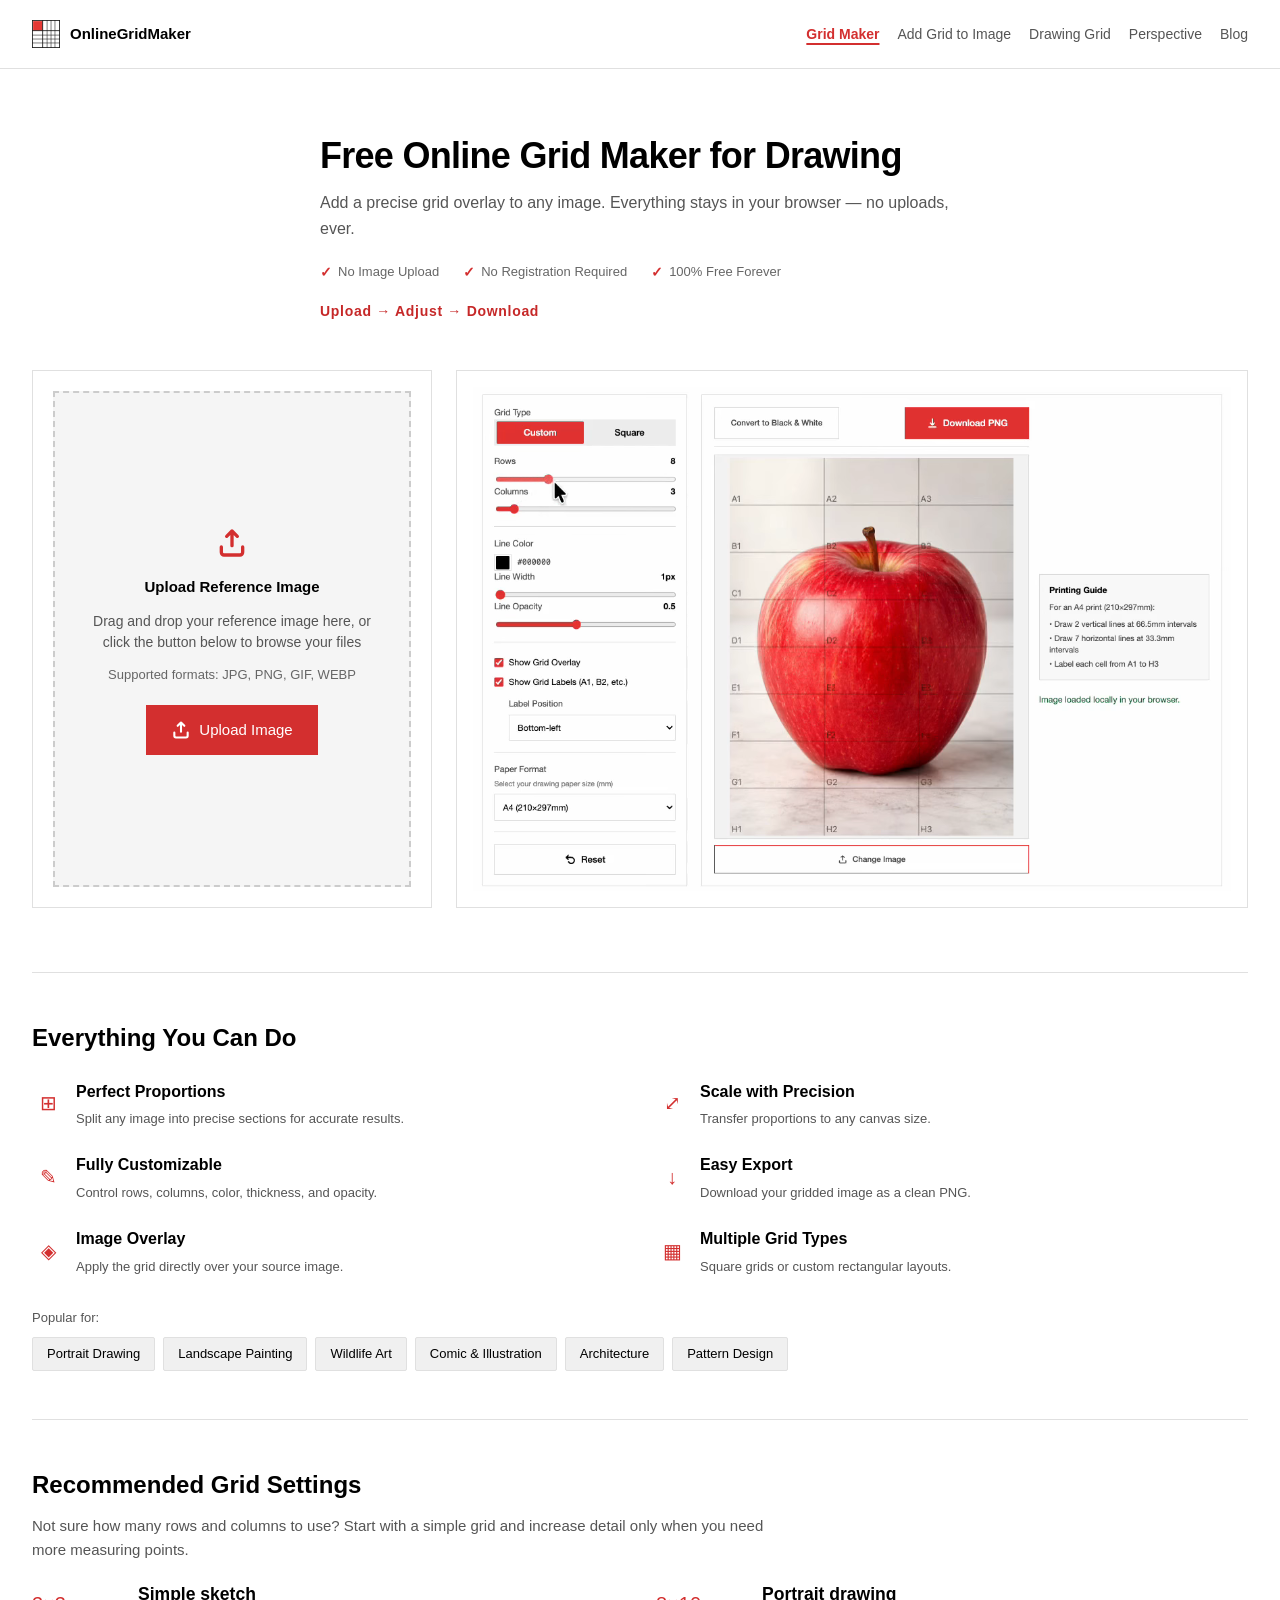
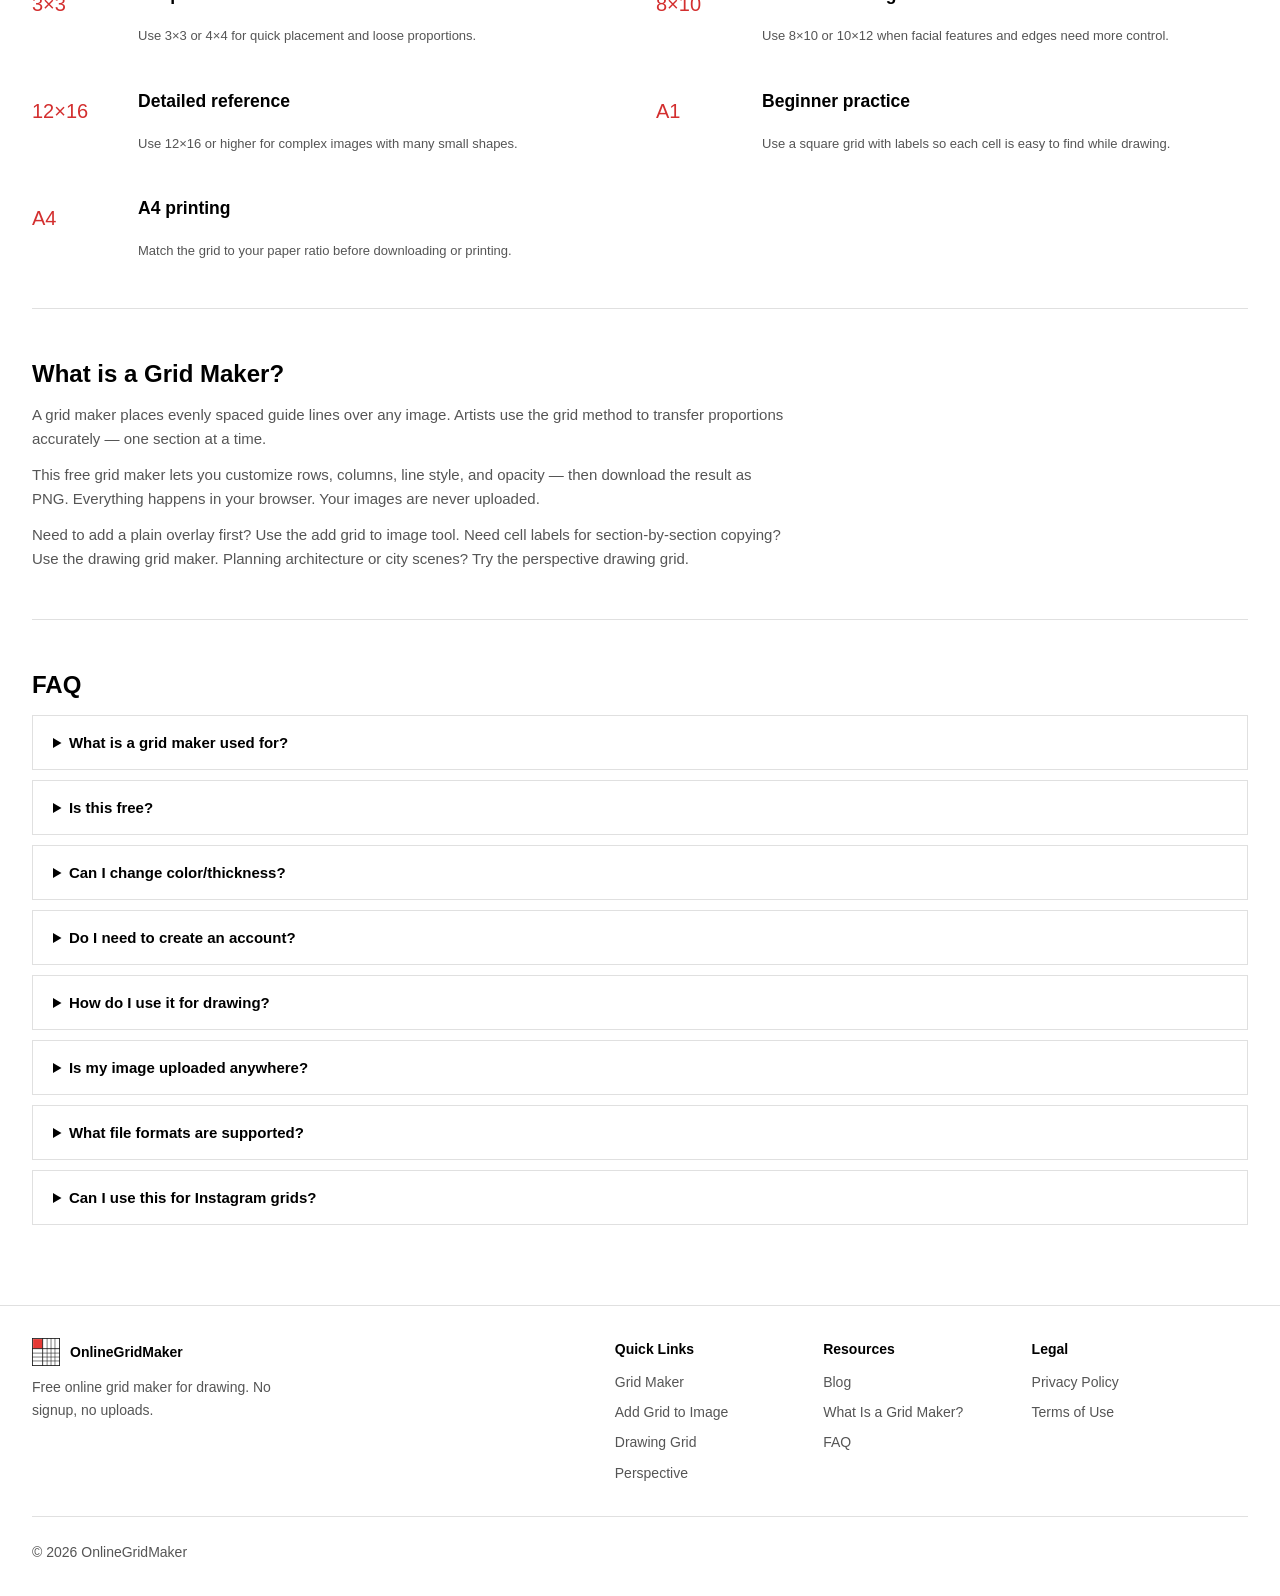
<file: index.html>
<!doctype html>
<html lang="en">
  <head>
    <meta charset="utf-8">
    <meta name="robots" content="index, follow">
    <meta name="viewport" content="width=device-width, initial-scale=1">
    <!-- Google tag (gtag.js) -->
    <script async src="https://www.googletagmanager.com/gtag/js?id=G-TFB3D4MHC4"></script>
    <script>
      window.dataLayer = window.dataLayer || [];
      function gtag(){dataLayer.push(arguments);}
      gtag('js', new Date());

      gtag('config', 'G-TFB3D4MHC4');
    </script>
    <script async src="https://pagead2.googlesyndication.com/pagead/js/adsbygoogle.js?client=ca-pub-7980318949644067"
     crossorigin="anonymous"></script>
    <script type="text/javascript">
      (function(c,l,a,r,i,t,y){
        c[a]=c[a]||function(){(c[a].q=c[a].q||[]).push(arguments)};
        t=l.createElement(r);t.async=1;t.src="https://www.clarity.ms/tag/"+i;
        y=l.getElementsByTagName(r)[0];y.parentNode.insertBefore(t,y);
      })(window, document, "clarity", "script", "wtx2evfzmo");
    </script>
    <title>Free Grid Maker for Drawing - Add Grid Overlay</title>
    <meta name="description" content="Add a precise grid overlay to any image for drawing and sketching. Customize rows, columns, line color and thickness. 100% free, no signup, no upload.">
    <meta property="og:title" content="Free Grid Maker for Drawing - Add Grid Overlay">
    <meta property="og:description" content="Add a precise grid overlay to any image for drawing and sketching. Customize rows, columns, line color and thickness. 100% free, no signup, no upload.">
    <meta property="og:type" content="website">
    <meta property="og:url" content="https://onlinegridmaker.com/">
    <meta property="og:image" content="https://onlinegridmaker.com/og-grid-maker.png">
    <meta property="og:image:width" content="1200">
    <meta property="og:image:height" content="630">
    <meta name="twitter:card" content="summary_large_image">
    <meta name="twitter:image" content="https://onlinegridmaker.com/og-grid-maker.png">
    <meta name="twitter:title" content="Free Grid Maker for Drawing - Add Grid Overlay">
    <meta name="twitter:description" content="Add a precise grid overlay to any image for drawing and sketching. Customize rows, columns, line color and thickness. 100% free, no signup, no upload.">
    <link rel="canonical" href="https://onlinegridmaker.com/">
    <link rel="icon" type="image/png" sizes="32x32" href="/favicon-32.png">
    <link rel="icon" type="image/png" sizes="64x64" href="/favicon-64.png">
    <link rel="apple-touch-icon" sizes="180x180" href="/apple-touch-icon.png">
    <link rel="icon" href="/favicon.ico">
    <link rel="stylesheet" href="style.20260520a.css">
    <script type="application/ld+json">
      {
        "@context": "https://schema.org",
        "@type": "WebApplication",
        "name": "Free Grid Maker for Drawing - Add Grid Overlay",
        "url": "https://onlinegridmaker.com/",
        "logo": "https://onlinegridmaker.com/logo-gridmaker.svg",
        "image": "https://onlinegridmaker.com/og-image.png",
        "description": "Add a precise grid overlay to any image for drawing and sketching. Customize rows, columns, line color and thickness. 100% free, no signup, no upload.",
        "applicationCategory": "DesignApplication",
        "operatingSystem": "Any",
        "offers": {
          "@type": "Offer",
          "price": "0",
          "priceCurrency": "USD"
        }
      }
    </script>
    <script type="application/ld+json">
      {
        "@context": "https://schema.org",
        "@type": "FAQPage",
        "mainEntity": [
          {
            "@type": "Question",
            "name": "What is a grid maker used for?",
            "acceptedAnswer": {
              "@type": "Answer",
              "text": "A grid maker adds evenly spaced guide lines to a reference image so artists can copy proportions, placement, and shapes more accurately."
            }
          },
          {
            "@type": "Question",
            "name": "Is this free?",
            "acceptedAnswer": {
              "@type": "Answer",
              "text": "Yes. This grid maker is free to use and does not require signup."
            }
          },
          {
            "@type": "Question",
            "name": "Can I change color and thickness?",
            "acceptedAnswer": {
              "@type": "Answer",
              "text": "Yes. You can adjust grid color, opacity, line width, rows, and columns before downloading the result."
            }
          },
          {
            "@type": "Question",
            "name": "Do I need to create an account?",
            "acceptedAnswer": {
              "@type": "Answer",
              "text": "No account is needed. The tool runs directly in your browser."
            }
          },
          {
            "@type": "Question",
            "name": "How do I use it for drawing?",
            "acceptedAnswer": {
              "@type": "Answer",
              "text": "Upload a reference image, choose the number of rows and columns, enable labels if needed, then download the gridded image for drawing."
            }
          },
          {
            "@type": "Question",
            "name": "Is my image uploaded anywhere?",
            "acceptedAnswer": {
              "@type": "Answer",
              "text": "No. Image processing happens locally in your browser, and your image is not uploaded to a server."
            }
          },
          {
            "@type": "Question",
            "name": "What file formats are supported?",
            "acceptedAnswer": {
              "@type": "Answer",
              "text": "The uploader supports JPG, PNG, WebP, and static GIF images up to 100MB, with a 30 megapixel browser-processing limit."
            }
          },
          {
            "@type": "Question",
            "name": "Can I use this for Instagram grids?",
            "acceptedAnswer": {
              "@type": "Answer",
              "text": "This tool is built for drawing reference grids, not Instagram tile splitting."
            }
          }
        ]
      }
    </script>
  </head>
  <body data-page="grid">
    <header class="site-header">
      <a class="logo" href="/">
        <img class="logo-mark" src="/logo-gridmaker.svg" alt="OnlineGridMaker logo" width="28" height="28">
        <span class="logo-wordmark">OnlineGridMaker</span>
      </a>
      <nav class="nav" aria-label="Primary navigation">
        <a href="/" aria-current="page">Grid Maker</a>
        <a href="/add-grid-to-image">Add Grid to Image</a>
        <a href="/drawing-grid-maker">Drawing Grid</a>
        <a href="/perspective-drawing-grid">Perspective</a>
        <a href="/blog/">Blog</a>
      </nav>
    </header>

    <main>
      <section class="hero" aria-labelledby="page-title">
        <h1 id="page-title">Free Online Grid Maker for Drawing</h1>
        <p>Add a precise grid overlay to any image. Everything stays in your browser — no uploads, ever.</p>
        <div class="trust-badges" aria-label="Why artists choose this grid maker">
          <span class="trust-item"><span class="ti-check" aria-hidden="true">✓</span> No Image Upload</span>
          <span class="trust-item"><span class="ti-check" aria-hidden="true">✓</span> No Registration Required</span>
          <span class="trust-item"><span class="ti-check" aria-hidden="true">✓</span> 100% Free Forever</span>
        </div>
        <p class="flow-hint">Upload → Adjust → Download</p>
      </section>

      <section class="tool" data-state="demo" aria-label="Grid maker tool">
        <form class="controls" id="controls" aria-label="Grid settings">
          <fieldset class="segmented-field" aria-label="Grid Type">
            <legend>Grid Type</legend>
            <div class="segmented-control">
              <button class="segmented-option is-active" id="gridTypeCustom" type="button" data-grid-type="custom" aria-pressed="true">Custom</button>
              <button class="segmented-option" id="gridTypeSquare" type="button" data-grid-type="square" aria-pressed="false">Square</button>
            </div>
          </fieldset>

          <label class="field field-wide slider-field">
            <span>Rows <output id="rowsValue" for="rows">3</output></span>
            <input id="rows" name="rows" type="range" min="1" max="26" step="1" value="3">
          </label>
          <label class="field field-wide slider-field">
            <span>Columns <output id="colsValue" for="cols">3</output></span>
            <input id="cols" name="cols" type="range" min="1" max="26" step="1" value="3">
          </label>
          <div class="control-divider"></div>

          <div class="field">
            <span>Line Color</span>
            <div class="color-field">
              <input id="color" name="color" type="hidden" value="#000000">
              <button class="color-trigger" id="colorTrigger" type="button" aria-haspopup="dialog" aria-expanded="false" aria-controls="colorPopover" aria-label="Choose line color">
                <span class="color-swatch" id="colorSwatch" aria-hidden="true"></span>
              </button>
              <span class="color-hex" id="colorHex">#000000</span>
              <div class="color-popover" id="colorPopover" role="dialog" aria-label="Line color picker" hidden>
                <canvas class="color-spectrum" id="colorSpectrum" width="232" height="130"></canvas>
                <div class="color-toolbar">
                  <button class="eyedropper-btn" id="eyedropperBtn" type="button" aria-label="Pick color from screen">
                    <svg viewBox="0 0 24 24" aria-hidden="true" focusable="false">
                      <path d="m19 3 2 2-5 5 1 1-2 2-1-1-7 7H4v-3l7-7-1-1 2-2 1 1 5-5Z"></path>
                    </svg>
                  </button>
                  <span class="picker-preview" id="pickerPreview" aria-hidden="true"></span>
                  <label class="color-slider">
                    <span class="sr-only">Base color</span>
                    <input id="colorHue" type="range" min="0" max="360" step="1" value="0">
                  </label>
                </div>
                <div class="rgb-grid" aria-label="RGB color values">
                  <label>
                    <input id="colorRed" type="number" min="0" max="255" step="1" value="0">
                    <span>R</span>
                  </label>
                  <label>
                    <input id="colorGreen" type="number" min="0" max="255" step="1" value="0">
                    <span>G</span>
                  </label>
                  <label>
                    <input id="colorBlue" type="number" min="0" max="255" step="1" value="0">
                    <span>B</span>
                  </label>
                </div>
              </div>
            </div>
          </div>
          <label class="field field-wide slider-field">
            <span>Line Width <output id="lineWidthValue" for="lineWidth">1px</output></span>
            <input id="lineWidth" name="lineWidth" type="range" min="1" max="10" step="1" value="1">
          </label>
          <label class="field field-wide slider-field">
            <span>Line Opacity <output id="opacityValue" for="opacity">0.5</output></span>
            <input id="opacity" name="opacity" type="range" min="0.1" max="1" step="0.1" value="0.5">
          </label>
          <div class="control-divider"></div>

          <label class="show-grid-toggle">
            <input id="showGrid" name="showGrid" type="checkbox" checked>
            Show Grid Overlay
          </label>
          <div class="label-options">
            <label><input id="labels" name="labels" type="checkbox"> Show Grid Labels (A1, B2, etc.)</label>
            <label class="field label-position" id="labelPositionField">
              <span>Label Position</span>
              <select id="labelPosition" name="labelPosition">
                <option value="bottom-left" selected>Bottom-left</option>
                <option value="top-left">Top-left</option>
              </select>
            </label>
          </div>
          <div class="control-divider"></div>

          <div class="paper-format" id="paperFormatSection">
            <label class="field field-wide">
              <span>Paper Format</span>
              <small>Select your drawing paper size (mm)</small>
              <select id="paperFormat" name="paperFormat">
                <option value="a4" selected>A4 (210×297mm)</option>
                <option value="a3">A3 (297×420mm)</option>
                <option value="a5">A5 (148×210mm)</option>
                <option value="letter">Letter (216×279mm)</option>
                <option value="legal">Legal (216×356mm)</option>
                <option value="custom">Custom</option>
              </select>
            </label>
            <div class="custom-paper-grid" id="customPaperFields" hidden>
              <label class="field">
                <span>Width</span>
                <input id="paperWidth" name="paperWidth" type="number" min="1" max="2000" step="1" value="210" inputmode="decimal">
              </label>
              <label class="field">
                <span>Height</span>
                <input id="paperHeight" name="paperHeight" type="number" min="1" max="2000" step="1" value="297" inputmode="decimal">
              </label>
            </div>
          </div>
          <div class="control-divider"></div>

          <div class="actions">
            <button class="button secondary" id="resetBtn" type="reset">
              <svg viewBox="0 0 24 24" aria-hidden="true" focusable="false">
                <path d="M4 7h10a6 6 0 1 1-5.3 8.8M4 7l4-4M4 7l4 4"></path>
              </svg>
              Reset
            </button>
          </div>
        </form>

        <div class="preview-card has-sidebar">
          <div class="preview-main">
            <div class="preview-topbar" id="previewTopbar" hidden>
              <button type="button" class="toggle-btn" id="grayscaleToggle">Convert to Black &amp; White</button>
              <button class="button primary" id="downloadBtn" type="button" disabled>
                <svg viewBox="0 0 24 24" aria-hidden="true" focusable="false">
                  <path d="M12 3v12m0 0 4-4m-4 4-4-4M5 19h14"></path>
                </svg>
                Download PNG
              </button>
            </div>

            <label class="upload-zone" id="uploadZone" for="imageInput" tabindex="0">
              <input id="imageInput" type="file" accept="image/jpeg,image/png,image/webp,image/gif">
              <span class="upload-icon" aria-hidden="true">
                <svg viewBox="0 0 24 24" focusable="false">
                  <path d="M12 3v11m0-11 4 4m-4-4-4 4M4 15v4a2 2 0 0 0 2 2h12a2 2 0 0 0 2-2v-4"></path>
                </svg>
              </span>
              <span class="upload-title">Upload Reference Image</span>
              <span class="upload-subtitle">Drag and drop your reference image here, or click the button below to browse your files</span>
              <span class="upload-note">Supported formats: JPG, PNG, GIF, WEBP</span>
              <button class="button primary upload-btn" type="button" id="uploadBtn">
                <svg viewBox="0 0 24 24" aria-hidden="true" focusable="false">
                  <path d="M12 3v11m0-11 4 4m-4-4-4 4M4 15v4a2 2 0 0 0 2 2h12a2 2 0 0 0 2-2v-4"></path>
                </svg>
                Upload Image
              </button>
            </label>

            <div class="canvas-wrap" id="canvasWrap" hidden>
              <canvas id="gridCanvas"></canvas>
            </div>

            <button class="button change-image-btn" id="changeImageBtn" type="button" hidden>
              <svg viewBox="0 0 24 24" aria-hidden="true" focusable="false">
                <path d="M12 3v11m0-11 4 4m-4-4-4 4M4 15v4a2 2 0 0 0 2 2h12a2 2 0 0 0 2-2v-4"></path>
              </svg>
              Change Image
            </button>
          </div>

          <div class="preview-sidebar">
            <div class="printing-guide" id="printingGuide" hidden>
              <p class="printing-guide-title">Printing Guide</p>
              <p id="printingGuideIntro"></p>
              <ul id="printingGuideList"></ul>
            </div>

            <p class="message" id="statusMessage" role="status" aria-live="polite"></p>
          </div>
        </div>

        <div class="demo-preview">
          <img class="demo-preview-poster" src="demo-preview-poster.webp" alt="Grid Maker demo preview with a grid overlay on a reference image" width="1122" height="746" loading="lazy">
          <video id="demoVideo" aria-label="Grid Maker demo: upload an image and add grid overlay" width="1122" height="746" autoplay loop muted playsinline preload="none" poster="demo-preview-poster.webp">
            <source data-src="demo-preview.webm" type="video/webm">
            <source data-src="demo-preview.mp4" type="video/mp4">
            <track kind="captions" src="demo-preview-captions.vtt" srclang="en" label="English">
          </video>
        </div>
      </section>

      <section class="features-compact" aria-labelledby="features-title">
        <h2 id="features-title">Everything You Can Do</h2>

        <div class="feature-list">
          <div class="feature-item">
            <span class="fi-icon" aria-hidden="true">⊞</span>
            <div>
              <h3>Perfect Proportions</h3>
              <span>Split any image into precise sections for accurate results.</span>
            </div>
          </div>
          <div class="feature-item">
            <span class="fi-icon" aria-hidden="true">⤢</span>
            <div>
              <h3>Scale with Precision</h3>
              <span>Transfer proportions to any canvas size.</span>
            </div>
          </div>
          <div class="feature-item">
            <span class="fi-icon" aria-hidden="true">✎</span>
            <div>
              <h3>Fully Customizable</h3>
              <span>Control rows, columns, color, thickness, and opacity.</span>
            </div>
          </div>
          <div class="feature-item">
            <span class="fi-icon" aria-hidden="true">↓</span>
            <div>
              <h3>Easy Export</h3>
              <span>Download your gridded image as a clean PNG.</span>
            </div>
          </div>
          <div class="feature-item">
            <span class="fi-icon" aria-hidden="true">◈</span>
            <div>
              <h3>Image Overlay</h3>
              <span>Apply the grid directly over your source image.</span>
            </div>
          </div>
          <div class="feature-item">
            <span class="fi-icon" aria-hidden="true">▦</span>
            <div>
              <h3>Multiple Grid Types</h3>
              <span>Square grids or custom rectangular layouts.</span>
            </div>
          </div>
        </div>

        <div class="use-tags-label">Popular for:</div>
        <div class="use-tags">
          <span class="use-tag">Portrait Drawing</span>
          <span class="use-tag">Landscape Painting</span>
          <span class="use-tag">Wildlife Art</span>
          <span class="use-tag">Comic &amp; Illustration</span>
          <span class="use-tag">Architecture</span>
          <span class="use-tag">Pattern Design</span>
        </div>
      </section>

      <section class="content-section" aria-labelledby="recommended-grid-settings-title">
        <h2 id="recommended-grid-settings-title">Recommended Grid Settings</h2>
        <p>Not sure how many rows and columns to use? Start with a simple grid and increase detail only when you need more measuring points.</p>
        <div class="feature-list">
          <div class="feature-item">
            <span class="fi-icon" aria-hidden="true">3×3</span>
            <div>
              <h3>Simple sketch</h3>
              <span>Use 3×3 or 4×4 for quick placement and loose proportions.</span>
            </div>
          </div>
          <div class="feature-item">
            <span class="fi-icon" aria-hidden="true">8×10</span>
            <div>
              <h3>Portrait drawing</h3>
              <span>Use 8×10 or 10×12 when facial features and edges need more control.</span>
            </div>
          </div>
          <div class="feature-item">
            <span class="fi-icon" aria-hidden="true">12×16</span>
            <div>
              <h3>Detailed reference</h3>
              <span>Use 12×16 or higher for complex images with many small shapes.</span>
            </div>
          </div>
          <div class="feature-item">
            <span class="fi-icon" aria-hidden="true">A1</span>
            <div>
              <h3>Beginner practice</h3>
              <span>Use a square grid with labels so each cell is easy to find while drawing.</span>
            </div>
          </div>
          <div class="feature-item">
            <span class="fi-icon" aria-hidden="true">A4</span>
            <div>
              <h3>A4 printing</h3>
              <span>Match the grid to your paper ratio before downloading or printing.</span>
            </div>
          </div>
        </div>
      </section>

      <section class="content-section" aria-labelledby="what-title">
        <h2 id="what-title">What is a Grid Maker?</h2>
        <p>A grid maker places evenly spaced guide lines over any image. Artists use the grid method to transfer proportions accurately — one section at a time.</p>
        <p>This free grid maker lets you customize rows, columns, line style, and opacity — then download the result as PNG. Everything happens in your browser. Your images are never uploaded.</p>
        <p>Need to add a plain overlay first? Use the <a href="/add-grid-to-image">add grid to image tool</a>. Need cell labels for section-by-section copying? Use the <a href="/drawing-grid-maker">drawing grid maker</a>. Planning architecture or city scenes? Try the <a href="/perspective-drawing-grid">perspective drawing grid</a>.</p>
      </section>

      <section class="content-section faq" aria-labelledby="faq-title">
        <h2 id="faq-title">FAQ</h2>
        <details>
          <summary><h3>What is a grid maker used for?</h3></summary>
          <p>It is used to add guide lines to a reference image so drawing proportions and placement are easier to measure.</p>
        </details>
        <details>
          <summary><h3>Is this free?</h3></summary>
          <p>Yes. The tool is free and does not require an account.</p>
        </details>
        <details>
          <summary><h3>Can I change color/thickness?</h3></summary>
          <p>Yes. You can change the grid color, line width, opacity, rows, and columns.</p>
        </details>
        <details>
          <summary><h3>Do I need to create an account?</h3></summary>
          <p>No. You can upload, edit, and download directly in the browser.</p>
        </details>
        <details>
          <summary><h3>How do I use it for drawing?</h3></summary>
          <p>Upload a reference image, set a grid density that fits the drawing, enable labels if helpful, and download the gridded file.</p>
        </details>
        <details>
          <summary><h3>Is my image uploaded anywhere?</h3></summary>
          <p>No. Your image is processed locally in your browser and is not sent to a server.</p>
        </details>
        <details>
          <summary><h3>What file formats are supported?</h3></summary>
          <p>JPG, PNG, WebP, and static GIF files up to 100MB are supported, up to 30 megapixels.</p>
        </details>
        <details>
          <summary><h3>Can I use this for Instagram grids?</h3></summary>
          <p>No. This grid maker is focused on drawing reference grids, not splitting images into social media tiles.</p>
        </details>
      </section>
    </main>

    <footer class="site-footer">
      <div class="footer-content">
        <div class="footer-brand">
          <a class="logo" href="/">
            <img class="logo-mark" src="/logo-gridmaker.svg" alt="OnlineGridMaker logo" width="28" height="28">
            <span class="logo-wordmark">OnlineGridMaker</span>
          </a>
          <p>Free online grid maker for drawing. No signup, no uploads.</p>
        </div>
        <div class="footer-links">
          <div class="link-group">
            <h4>Quick Links</h4>
            <a href="/">Grid Maker</a>
            <a href="/add-grid-to-image">Add Grid to Image</a>
            <a href="/drawing-grid-maker">Drawing Grid</a>
            <a href="/perspective-drawing-grid">Perspective</a>
          </div>
          <div class="link-group">
            <h4>Resources</h4>
            <a href="/blog/">Blog</a>
            <a href="#what-title">What Is a Grid Maker?</a>
            <a href="#faq-title">FAQ</a>
          </div>
          <div class="link-group">
            <h4>Legal</h4>
            <a href="/privacy">Privacy Policy</a>
            <a href="/terms">Terms of Use</a>
          </div>
        </div>
        <!--
        <div class="footer-social" aria-label="Social links">
          <a href = "#" aria-label="Twitter">
            <svg viewBox="0 0 24 24" aria-hidden="true" focusable="false">
              <path d="M22 4.01c-.77.35-1.6.58-2.47.69a4.3 4.3 0 0 0-7.44 2.94c0 .34.04.67.11.98A12.2 12.2 0 0 1 3.34 4.13a4.3 4.3 0 0 0 1.33 5.74 4.27 4.27 0 0 1-1.95-.54v.05a4.3 4.3 0 0 0 3.45 4.21 4.3 4.3 0 0 1-1.94.07 4.3 4.3 0 0 0 4.01 2.99A8.63 8.63 0 0 1 2 18.39a12.18 12.18 0 0 0 6.6 1.94c7.92 0 12.25-6.56 12.25-12.25 0-.19 0-.37-.01-.56A8.76 8.76 0 0 0 22 4.01Z"></path>
            </svg>
          </a>
          <a href = "#" aria-label="GitHub">
            <svg viewBox="0 0 24 24" aria-hidden="true" focusable="false">
              <path d="M15 22v-4a4.8 4.8 0 0 0-1.33-3.73c4.44-.5 9.11-2.18 9.11-9.88A7.72 7.72 0 0 0 20.72 0a7.2 7.2 0 0 0-.2 4.64A7.68 7.68 0 0 0 12 6.09a7.68 7.68 0 0 0-8.52-1.45A7.2 7.2 0 0 0 3.28 0a7.72 7.72 0 0 0-2.06 4.39c0 7.7 4.67 9.38 9.11 9.88A4.8 4.8 0 0 0 9 18v4"></path>
            </svg>
          </a>
          <a href = "#" aria-label="Instagram">
            <svg viewBox="0 0 24 24" aria-hidden="true" focusable="false">
              <rect x="3" y="3" width="18" height="18" rx="5"></rect>
              <circle cx="12" cy="12" r="4"></circle>
              <path d="M17.5 6.5h.01"></path>
            </svg>
          </a>
        </div>
        -->
      </div>
      <div class="footer-bottom">
        <span>© 2026 OnlineGridMaker</span>
      </div>
    </footer>

    <script src="app.20260520a.js" defer></script>
  </body>
</html>
</file>
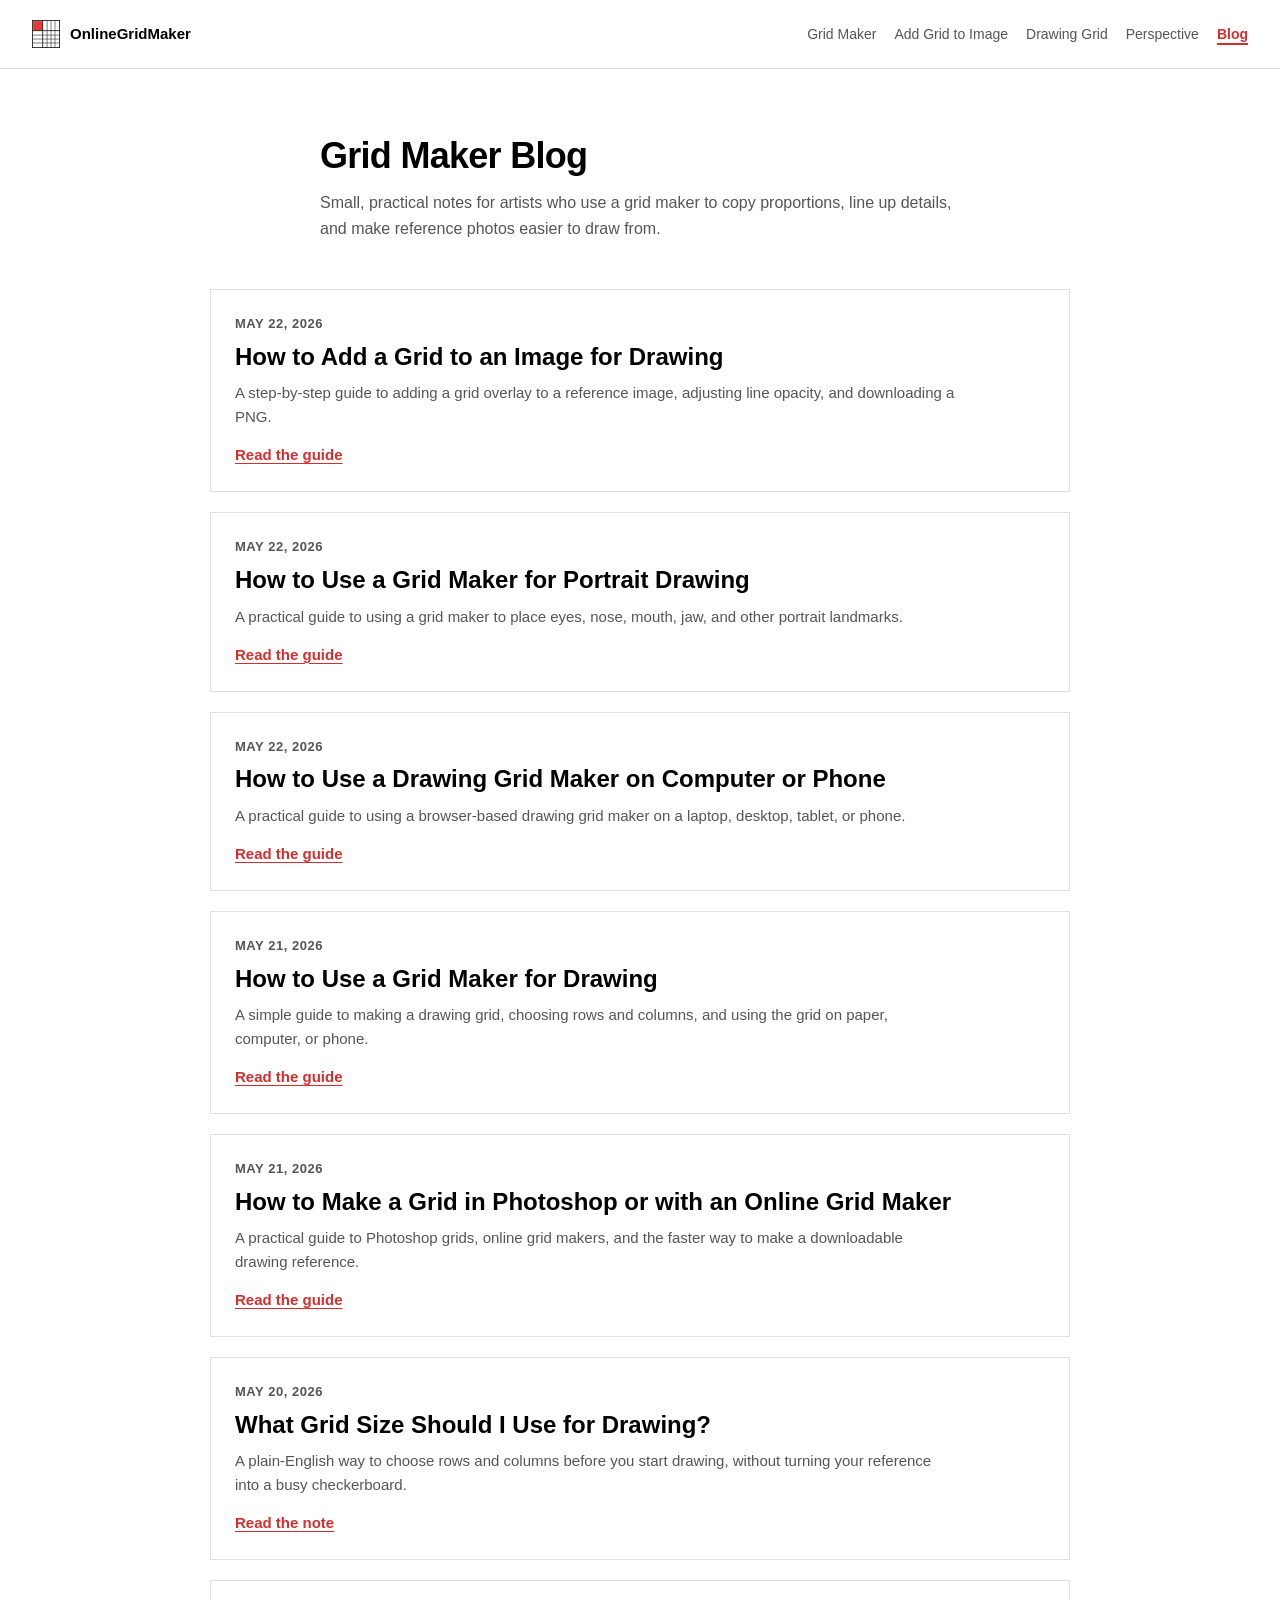
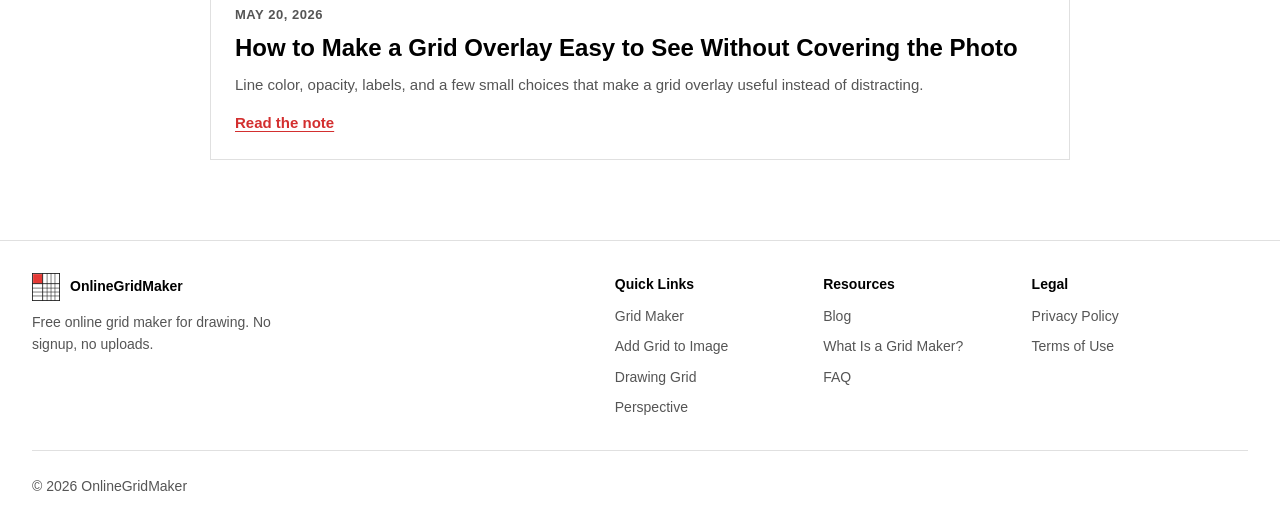
<file: blog/index.html>
<!doctype html>
<html lang="en">
  <head>
    <meta charset="utf-8">
    <meta name="robots" content="index, follow">
    <meta name="viewport" content="width=device-width, initial-scale=1">
    <!-- Google tag (gtag.js) -->
    <script async src="https://www.googletagmanager.com/gtag/js?id=G-TFB3D4MHC4"></script>
    <script>
      window.dataLayer = window.dataLayer || [];
      function gtag(){dataLayer.push(arguments);}
      gtag('js', new Date());

      gtag('config', 'G-TFB3D4MHC4');
    </script>
    <script async src="https://pagead2.googlesyndication.com/pagead/js/adsbygoogle.js?client=ca-pub-7980318949644067"
     crossorigin="anonymous"></script>
    <script type="text/javascript">
      (function(c,l,a,r,i,t,y){
        c[a]=c[a]||function(){(c[a].q=c[a].q||[]).push(arguments)};
        t=l.createElement(r);t.async=1;t.src="https://www.clarity.ms/tag/"+i;
        y=l.getElementsByTagName(r)[0];y.parentNode.insertBefore(t,y);
      })(window, document, "clarity", "script", "wtx2evfzmo");
    </script>
    <title>Grid Maker Blog - OnlineGridMaker</title>
    <meta name="description" content="Short, practical notes on using a grid maker for drawing reference photos, choosing grid size, and making grid overlays easier to read.">
    <meta property="og:title" content="Grid Maker Blog - OnlineGridMaker">
    <meta property="og:description" content="Practical notes on using a grid maker for drawing reference photos.">
    <meta property="og:type" content="website">
    <meta property="og:url" content="https://onlinegridmaker.com/blog/">
    <meta property="og:image" content="https://onlinegridmaker.com/og-grid-maker.png">
    <meta name="twitter:card" content="summary_large_image">
    <meta name="twitter:image" content="https://onlinegridmaker.com/og-grid-maker.png">
    <link rel="canonical" href="https://onlinegridmaker.com/blog/">
    <link rel="icon" type="image/png" sizes="32x32" href="/favicon-32.png">
    <link rel="icon" type="image/png" sizes="64x64" href="/favicon-64.png">
    <link rel="apple-touch-icon" sizes="180x180" href="/apple-touch-icon.png">
    <link rel="icon" href="/favicon.ico">
    <link rel="stylesheet" href="/style.20260520a.css">
    <script type="application/ld+json">
      {
        "@context": "https://schema.org",
        "@type": "Blog",
        "name": "OnlineGridMaker Blog",
        "url": "https://onlinegridmaker.com/blog/",
        "description": "Practical notes on using a grid maker for drawing reference photos.",
        "blogPost": [
          {
            "@type": "BlogPosting",
            "headline": "How to Add a Grid to an Image for Drawing",
            "url": "https://onlinegridmaker.com/blog/how-to-add-a-grid-to-an-image/"
          },
          {
            "@type": "BlogPosting",
            "headline": "How to Use a Grid Maker for Portrait Drawing",
            "url": "https://onlinegridmaker.com/blog/how-to-use-a-grid-maker-for-portrait-drawing/"
          },
          {
            "@type": "BlogPosting",
            "headline": "How to Use a Drawing Grid Maker on Computer or Phone",
            "url": "https://onlinegridmaker.com/blog/how-to-use-a-drawing-grid-maker-on-computer-or-phone/"
          },
          {
            "@type": "BlogPosting",
            "headline": "How to Use a Grid Maker for Drawing",
            "url": "https://onlinegridmaker.com/blog/how-to-use-a-grid-maker-for-drawing/"
          },
          {
            "@type": "BlogPosting",
            "headline": "How to Make a Grid in Photoshop or with an Online Grid Maker",
            "url": "https://onlinegridmaker.com/blog/how-to-make-a-grid-in-photoshop/"
          },
          {
            "@type": "BlogPosting",
            "headline": "What Grid Size Should I Use for Drawing?",
            "url": "https://onlinegridmaker.com/blog/best-grid-size-for-drawing/"
          },
          {
            "@type": "BlogPosting",
            "headline": "How to Make a Grid Overlay Easy to See Without Covering the Photo",
            "url": "https://onlinegridmaker.com/blog/make-grid-overlay-easy-to-see/"
          }
        ]
      }
    </script>
  </head>
  <body data-page="blog">
    <header class="site-header">
      <a class="logo" href="/">
        <img class="logo-mark" src="/logo-gridmaker.svg" alt="OnlineGridMaker logo" width="28" height="28">
        <span class="logo-wordmark">OnlineGridMaker</span>
      </a>
      <nav class="nav" aria-label="Primary navigation">
        <a href="/">Grid Maker</a>
        <a href="/add-grid-to-image">Add Grid to Image</a>
        <a href="/drawing-grid-maker">Drawing Grid</a>
        <a href="/perspective-drawing-grid">Perspective</a>
        <a href="/blog/" aria-current="page">Blog</a>
      </nav>
    </header>

    <main>
      <section class="hero" aria-labelledby="page-title">
        <h1 id="page-title">Grid Maker Blog</h1>
        <p>Small, practical notes for artists who use a grid maker to copy proportions, line up details, and make reference photos easier to draw from.</p>
      </section>

      <section class="blog-list" aria-label="Grid maker articles">
        <article class="blog-card">
          <p class="article-meta">May 22, 2026</p>
          <h2><a href="/blog/how-to-add-a-grid-to-an-image/">How to Add a Grid to an Image for Drawing</a></h2>
          <p>A step-by-step guide to adding a grid overlay to a reference image, adjusting line opacity, and downloading a PNG.</p>
          <a class="text-link" href="/blog/how-to-add-a-grid-to-an-image/">Read the guide</a>
        </article>

        <article class="blog-card">
          <p class="article-meta">May 22, 2026</p>
          <h2><a href="/blog/how-to-use-a-grid-maker-for-portrait-drawing/">How to Use a Grid Maker for Portrait Drawing</a></h2>
          <p>A practical guide to using a grid maker to place eyes, nose, mouth, jaw, and other portrait landmarks.</p>
          <a class="text-link" href="/blog/how-to-use-a-grid-maker-for-portrait-drawing/">Read the guide</a>
        </article>

        <article class="blog-card">
          <p class="article-meta">May 22, 2026</p>
          <h2><a href="/blog/how-to-use-a-drawing-grid-maker-on-computer-or-phone/">How to Use a Drawing Grid Maker on Computer or Phone</a></h2>
          <p>A practical guide to using a browser-based drawing grid maker on a laptop, desktop, tablet, or phone.</p>
          <a class="text-link" href="/blog/how-to-use-a-drawing-grid-maker-on-computer-or-phone/">Read the guide</a>
        </article>

        <article class="blog-card">
          <p class="article-meta">May 21, 2026</p>
          <h2><a href="/blog/how-to-use-a-grid-maker-for-drawing/">How to Use a Grid Maker for Drawing</a></h2>
          <p>A simple guide to making a drawing grid, choosing rows and columns, and using the grid on paper, computer, or phone.</p>
          <a class="text-link" href="/blog/how-to-use-a-grid-maker-for-drawing/">Read the guide</a>
        </article>

        <article class="blog-card">
          <p class="article-meta">May 21, 2026</p>
          <h2><a href="/blog/how-to-make-a-grid-in-photoshop/">How to Make a Grid in Photoshop or with an Online Grid Maker</a></h2>
          <p>A practical guide to Photoshop grids, online grid makers, and the faster way to make a downloadable drawing reference.</p>
          <a class="text-link" href="/blog/how-to-make-a-grid-in-photoshop/">Read the guide</a>
        </article>

        <article class="blog-card">
          <p class="article-meta">May 20, 2026</p>
          <h2><a href="/blog/best-grid-size-for-drawing/">What Grid Size Should I Use for Drawing?</a></h2>
          <p>A plain-English way to choose rows and columns before you start drawing, without turning your reference into a busy checkerboard.</p>
          <a class="text-link" href="/blog/best-grid-size-for-drawing/">Read the note</a>
        </article>

        <article class="blog-card">
          <p class="article-meta">May 20, 2026</p>
          <h2><a href="/blog/make-grid-overlay-easy-to-see/">How to Make a Grid Overlay Easy to See Without Covering the Photo</a></h2>
          <p>Line color, opacity, labels, and a few small choices that make a grid overlay useful instead of distracting.</p>
          <a class="text-link" href="/blog/make-grid-overlay-easy-to-see/">Read the note</a>
        </article>
      </section>
    </main>

    <footer class="site-footer">
      <div class="footer-content">
        <div class="footer-brand">
          <a class="logo" href="/">
            <img class="logo-mark" src="/logo-gridmaker.svg" alt="OnlineGridMaker logo" width="28" height="28">
            <span class="logo-wordmark">OnlineGridMaker</span>
          </a>
          <p>Free online grid maker for drawing. No signup, no uploads.</p>
        </div>
        <div class="footer-links">
          <div class="link-group">
            <h4>Quick Links</h4>
            <a href="/">Grid Maker</a>
            <a href="/add-grid-to-image">Add Grid to Image</a>
            <a href="/drawing-grid-maker">Drawing Grid</a>
            <a href="/perspective-drawing-grid">Perspective</a>
          </div>
          <div class="link-group">
            <h4>Resources</h4>
            <a href="/blog/">Blog</a>
            <a href="/#what-title">What Is a Grid Maker?</a>
            <a href="/#faq-title">FAQ</a>
          </div>
          <div class="link-group">
            <h4>Legal</h4>
            <a href="/privacy">Privacy Policy</a>
            <a href="/terms">Terms of Use</a>
          </div>
        </div>
      </div>
      <div class="footer-bottom">
        <span>&copy; 2026 OnlineGridMaker</span>
      </div>
    </footer>
  </body>
</html>
</file>
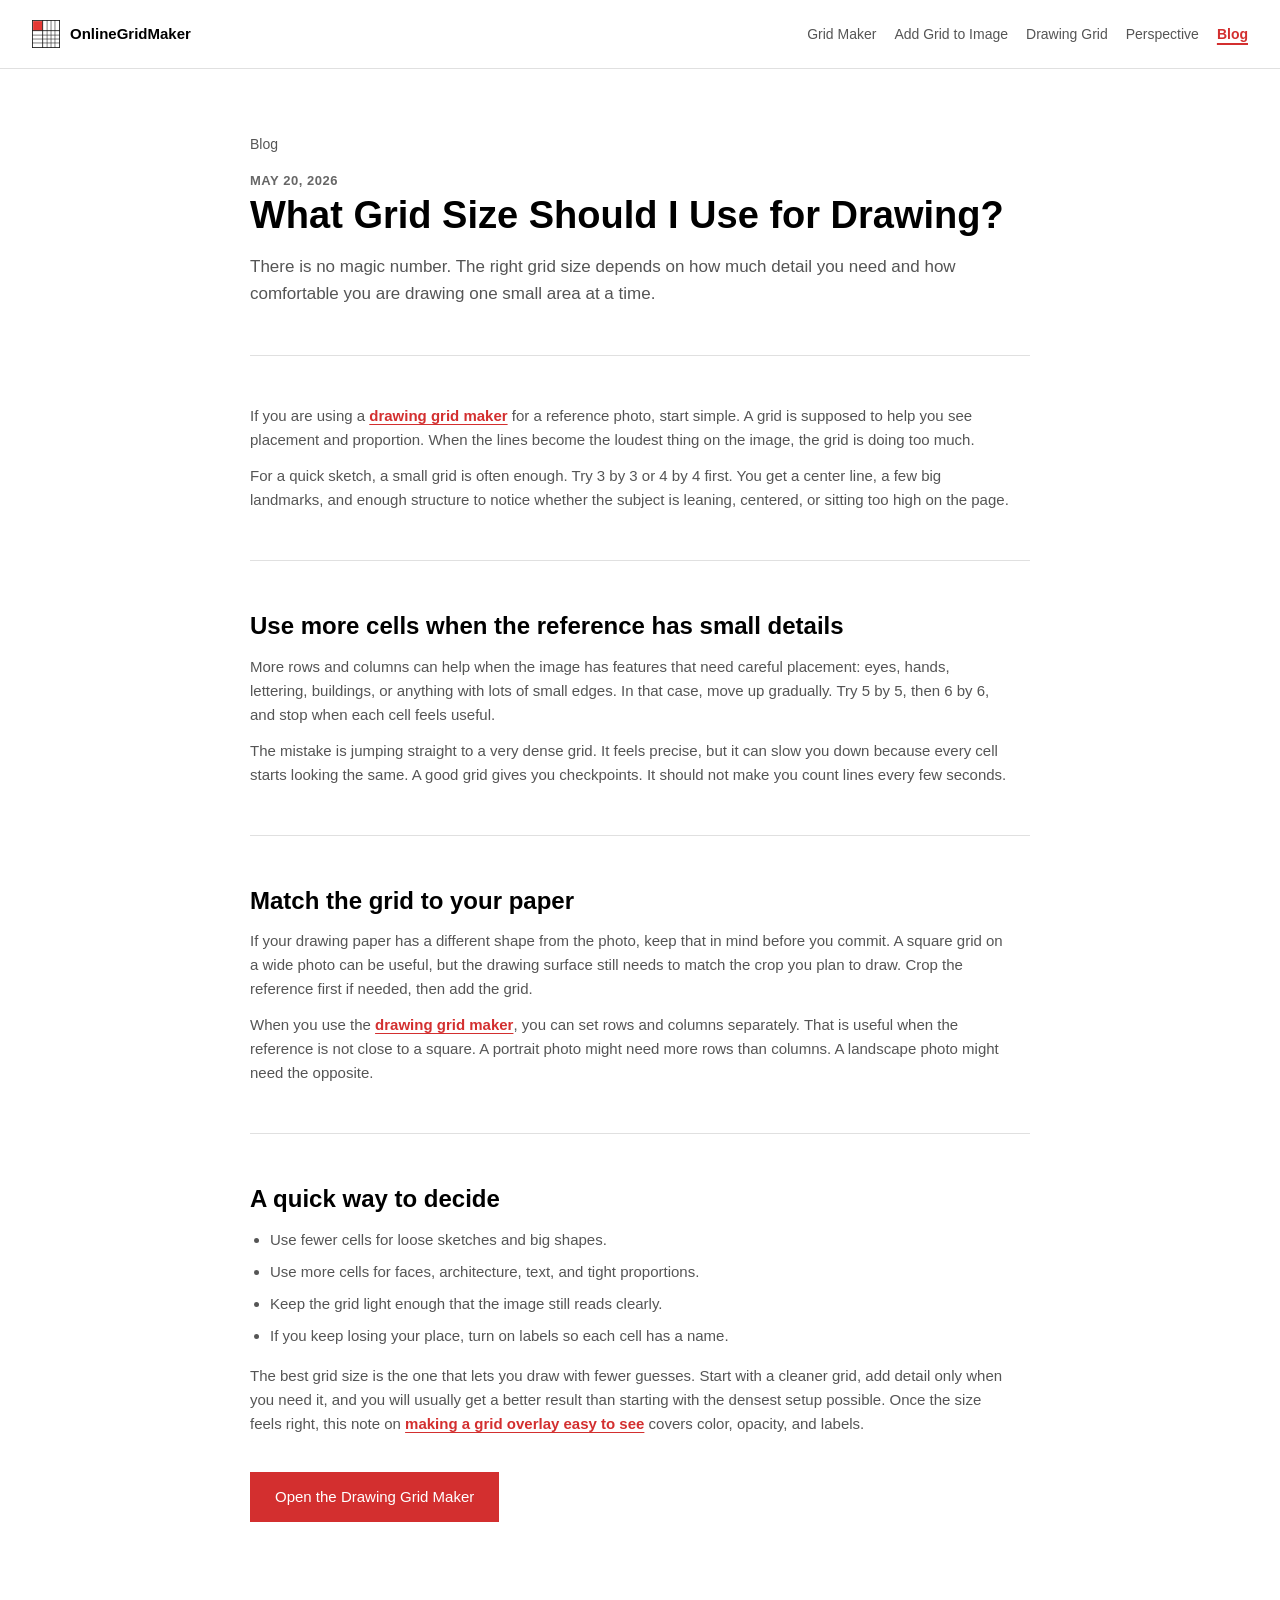
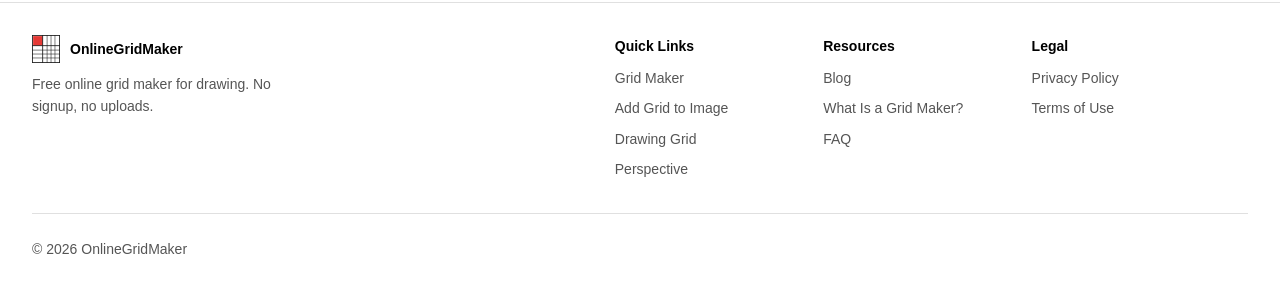
<file: blog/best-grid-size-for-drawing/index.html>
<!doctype html>
<html lang="en">
  <head>
    <meta charset="utf-8">
    <meta name="robots" content="index, follow">
    <meta name="viewport" content="width=device-width, initial-scale=1">
    <!-- Google tag (gtag.js) -->
    <script async src="https://www.googletagmanager.com/gtag/js?id=G-TFB3D4MHC4"></script>
    <script>
      window.dataLayer = window.dataLayer || [];
      function gtag(){dataLayer.push(arguments);}
      gtag('js', new Date());

      gtag('config', 'G-TFB3D4MHC4');
    </script>
    <script async src="https://pagead2.googlesyndication.com/pagead/js/adsbygoogle.js?client=ca-pub-7980318949644067"
     crossorigin="anonymous"></script>
    <script type="text/javascript">
      (function(c,l,a,r,i,t,y){
        c[a]=c[a]||function(){(c[a].q=c[a].q||[]).push(arguments)};
        t=l.createElement(r);t.async=1;t.src="https://www.clarity.ms/tag/"+i;
        y=l.getElementsByTagName(r)[0];y.parentNode.insertBefore(t,y);
      })(window, document, "clarity", "script", "wtx2evfzmo");
    </script>
    <title>What Grid Size Should I Use for Drawing? - OnlineGridMaker</title>
    <meta name="description" content="A practical guide to choosing rows and columns in a grid maker before drawing from a reference photo.">
    <meta property="og:title" content="What Grid Size Should I Use for Drawing?">
    <meta property="og:description" content="A practical guide to choosing rows and columns in a grid maker before drawing from a reference photo.">
    <meta property="og:type" content="article">
    <meta property="og:url" content="https://onlinegridmaker.com/blog/best-grid-size-for-drawing/">
    <meta property="og:image" content="https://onlinegridmaker.com/og-grid-maker.png">
    <meta name="twitter:card" content="summary_large_image">
    <meta name="twitter:image" content="https://onlinegridmaker.com/og-grid-maker.png">
    <link rel="canonical" href="https://onlinegridmaker.com/blog/best-grid-size-for-drawing/">
    <link rel="icon" type="image/png" sizes="32x32" href="/favicon-32.png">
    <link rel="icon" type="image/png" sizes="64x64" href="/favicon-64.png">
    <link rel="apple-touch-icon" sizes="180x180" href="/apple-touch-icon.png">
    <link rel="icon" href="/favicon.ico">
    <link rel="stylesheet" href="/style.20260520.css">
    <script type="application/ld+json">
      {
        "@context": "https://schema.org",
        "@type": "BlogPosting",
        "headline": "What Grid Size Should I Use for Drawing?",
        "description": "A practical guide to choosing rows and columns in a grid maker before drawing from a reference photo.",
        "datePublished": "2026-05-20",
        "dateModified": "2026-05-20",
        "author": {
          "@type": "Organization",
          "name": "OnlineGridMaker"
        },
        "publisher": {
          "@type": "Organization",
          "name": "OnlineGridMaker",
          "logo": {
            "@type": "ImageObject",
            "url": "https://onlinegridmaker.com/logo-gridmaker.svg"
          }
        },
        "mainEntityOfPage": "https://onlinegridmaker.com/blog/best-grid-size-for-drawing/"
      }
    </script>
  </head>
  <body data-page="blog">
    <header class="site-header">
      <a class="logo" href="/">
        <img class="logo-mark" src="/logo-gridmaker.svg" alt="OnlineGridMaker logo" width="28" height="28">
        <span class="logo-wordmark">OnlineGridMaker</span>
      </a>
      <nav class="nav" aria-label="Primary navigation">
        <a href="/">Grid Maker</a>
        <a href="/add-grid-to-image">Add Grid to Image</a>
        <a href="/drawing-grid-maker">Drawing Grid</a>
        <a href="/perspective-drawing-grid">Perspective</a>
        <a href="/blog/" aria-current="page">Blog</a>
      </nav>
    </header>

    <main>
      <article class="article">
        <p class="breadcrumb"><a href="/blog/">Blog</a></p>
        <header class="article-header">
          <p class="article-meta">May 20, 2026</p>
          <h1>What Grid Size Should I Use for Drawing?</h1>
          <p>There is no magic number. The right grid size depends on how much detail you need and how comfortable you are drawing one small area at a time.</p>
        </header>

        <section class="content-section">
          <p>If you are using a <a class="text-link" href="/drawing-grid-maker">drawing grid maker</a> for a reference photo, start simple. A grid is supposed to help you see placement and proportion. When the lines become the loudest thing on the image, the grid is doing too much.</p>
          <p>For a quick sketch, a small grid is often enough. Try 3 by 3 or 4 by 4 first. You get a center line, a few big landmarks, and enough structure to notice whether the subject is leaning, centered, or sitting too high on the page.</p>
        </section>

        <section class="content-section">
          <h2>Use more cells when the reference has small details</h2>
          <p>More rows and columns can help when the image has features that need careful placement: eyes, hands, lettering, buildings, or anything with lots of small edges. In that case, move up gradually. Try 5 by 5, then 6 by 6, and stop when each cell feels useful.</p>
          <p>The mistake is jumping straight to a very dense grid. It feels precise, but it can slow you down because every cell starts looking the same. A good grid gives you checkpoints. It should not make you count lines every few seconds.</p>
        </section>

        <section class="content-section">
          <h2>Match the grid to your paper</h2>
          <p>If your drawing paper has a different shape from the photo, keep that in mind before you commit. A square grid on a wide photo can be useful, but the drawing surface still needs to match the crop you plan to draw. Crop the reference first if needed, then add the grid.</p>
          <p>When you use the <a class="text-link" href="/drawing-grid-maker">drawing grid maker</a>, you can set rows and columns separately. That is useful when the reference is not close to a square. A portrait photo might need more rows than columns. A landscape photo might need the opposite.</p>
        </section>

        <section class="content-section">
          <h2>A quick way to decide</h2>
          <ul class="article-list">
            <li>Use fewer cells for loose sketches and big shapes.</li>
            <li>Use more cells for faces, architecture, text, and tight proportions.</li>
            <li>Keep the grid light enough that the image still reads clearly.</li>
            <li>If you keep losing your place, turn on labels so each cell has a name.</li>
          </ul>
          <p>The best grid size is the one that lets you draw with fewer guesses. Start with a cleaner grid, add detail only when you need it, and you will usually get a better result than starting with the densest setup possible. Once the size feels right, this note on <a class="text-link" href="/blog/make-grid-overlay-easy-to-see/">making a grid overlay easy to see</a> covers color, opacity, and labels.</p>
        </section>

        <p class="article-cta"><a class="button primary" href="/drawing-grid-maker">Open the Drawing Grid Maker</a></p>
      </article>
    </main>

    <footer class="site-footer">
      <div class="footer-content">
        <div class="footer-brand">
          <a class="logo" href="/">
            <img class="logo-mark" src="/logo-gridmaker.svg" alt="OnlineGridMaker logo" width="28" height="28">
            <span class="logo-wordmark">OnlineGridMaker</span>
          </a>
          <p>Free online grid maker for drawing. No signup, no uploads.</p>
        </div>
        <div class="footer-links">
          <div class="link-group">
            <h4>Quick Links</h4>
            <a href="/">Grid Maker</a>
            <a href="/add-grid-to-image">Add Grid to Image</a>
            <a href="/drawing-grid-maker">Drawing Grid</a>
            <a href="/perspective-drawing-grid">Perspective</a>
          </div>
          <div class="link-group">
            <h4>Resources</h4>
            <a href="/blog/">Blog</a>
            <a href="/#what-title">What Is a Grid Maker?</a>
            <a href="/#faq-title">FAQ</a>
          </div>
          <div class="link-group">
            <h4>Legal</h4>
            <a href="/privacy">Privacy Policy</a>
            <a href="/terms">Terms of Use</a>
          </div>
        </div>
      </div>
      <div class="footer-bottom">
        <span>&copy; 2026 OnlineGridMaker</span>
      </div>
    </footer>
  </body>
</html>
</file>
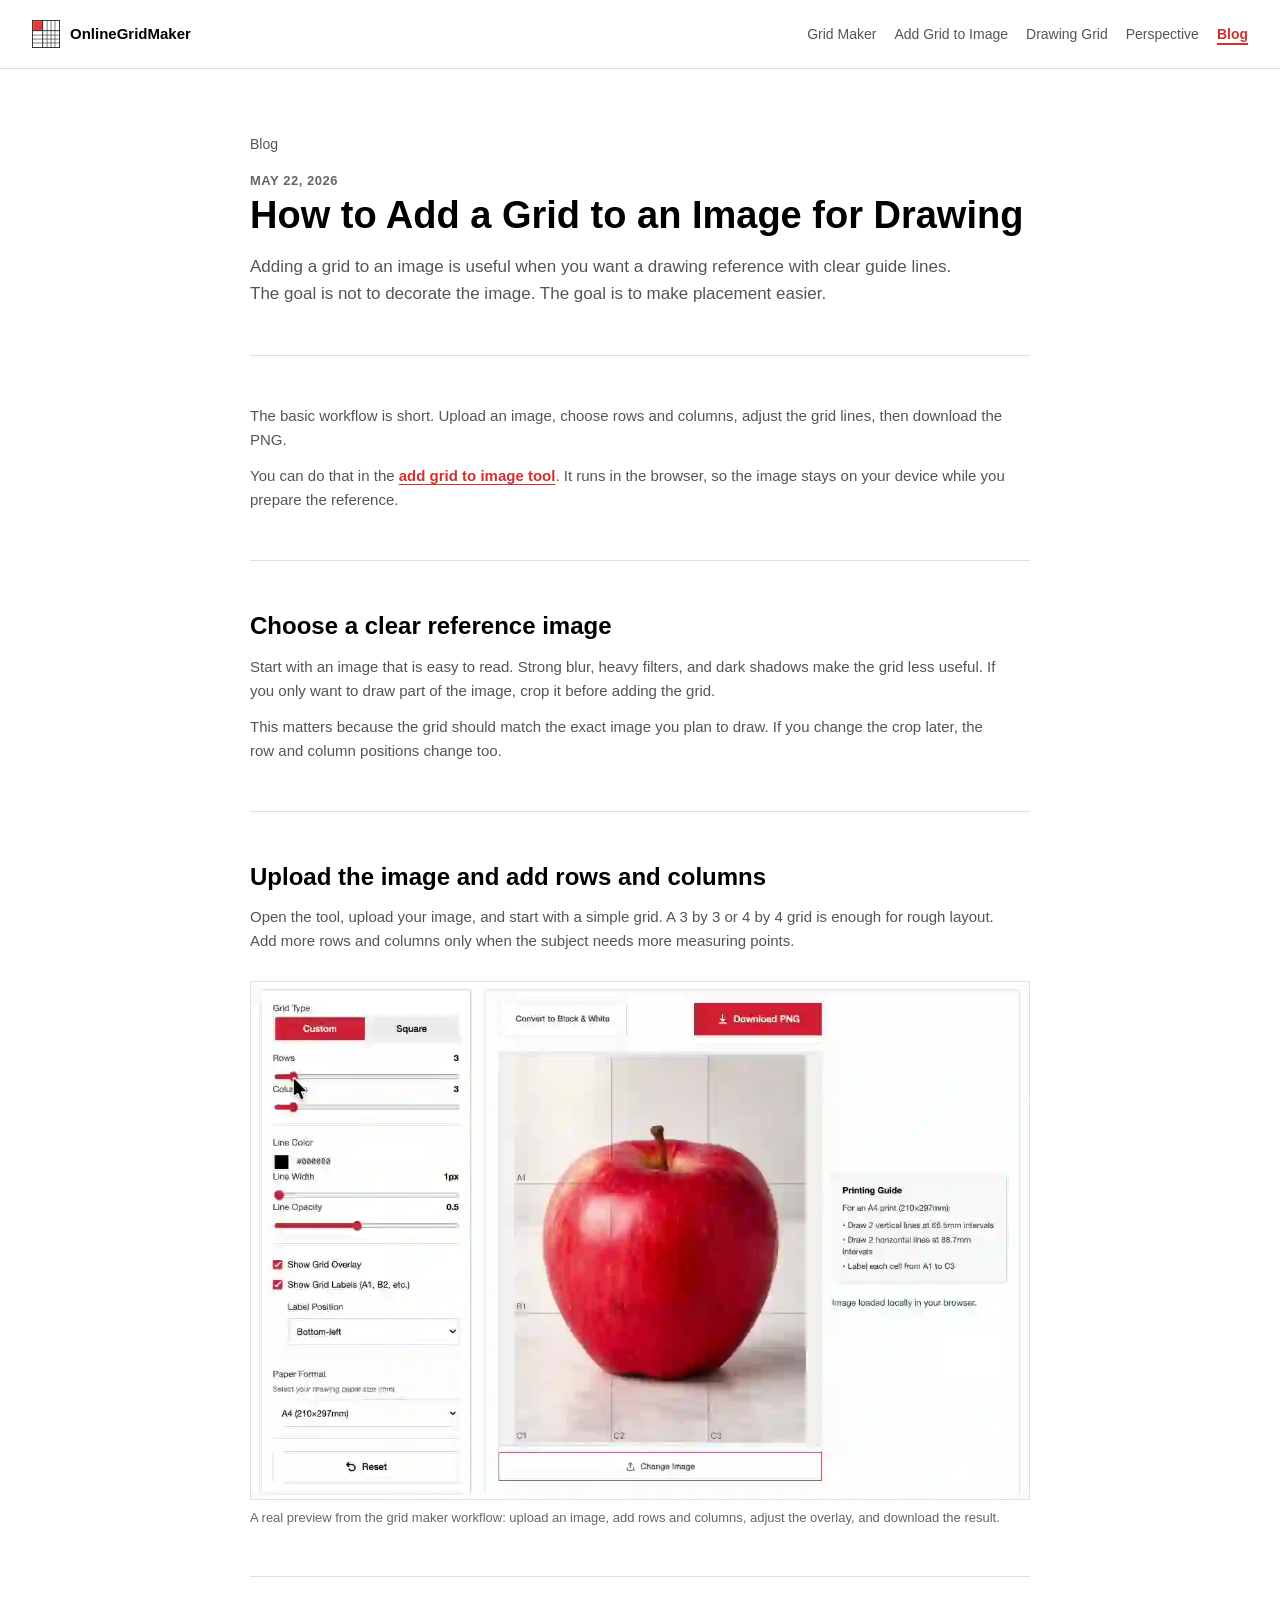
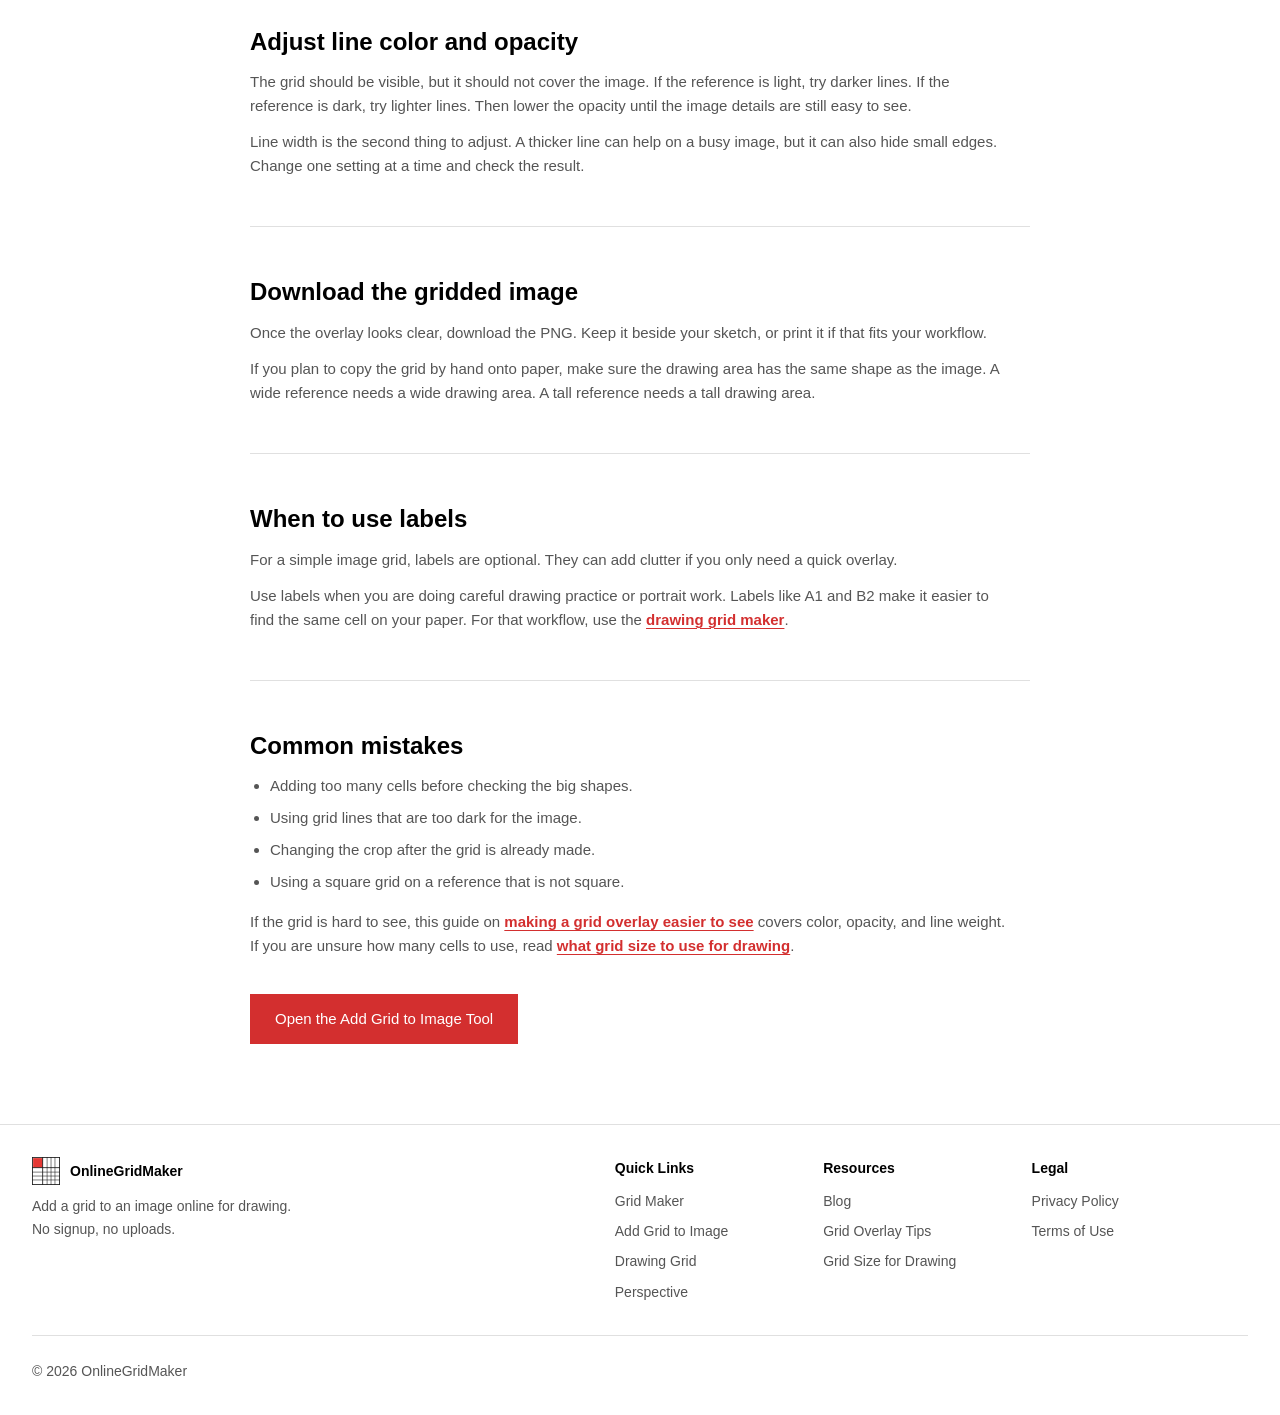
<file: blog/how-to-add-a-grid-to-an-image/index.html>
<!doctype html>
<html lang="en">
  <head>
    <meta charset="utf-8">
    <meta name="robots" content="index, follow">
    <meta name="viewport" content="width=device-width, initial-scale=1">
    <!-- Google tag (gtag.js) -->
    <script async src="https://www.googletagmanager.com/gtag/js?id=G-TFB3D4MHC4"></script>
    <script>
      window.dataLayer = window.dataLayer || [];
      function gtag(){dataLayer.push(arguments);}
      gtag('js', new Date());

      gtag('config', 'G-TFB3D4MHC4');
    </script>
    <script async src="https://pagead2.googlesyndication.com/pagead/js/adsbygoogle.js?client=ca-pub-7980318949644067"
     crossorigin="anonymous"></script>
    <script type="text/javascript">
      (function(c,l,a,r,i,t,y){
        c[a]=c[a]||function(){(c[a].q=c[a].q||[]).push(arguments)};
        t=l.createElement(r);t.async=1;t.src="https://www.clarity.ms/tag/"+i;
        y=l.getElementsByTagName(r)[0];y.parentNode.insertBefore(t,y);
      })(window, document, "clarity", "script", "wtx2evfzmo");
    </script>
    <title>How to Add a Grid to an Image for Drawing</title>
    <meta name="description" content="A practical guide to adding a grid to an image for drawing. Upload a reference photo, choose rows and columns, adjust line opacity, and download a PNG.">
    <meta property="og:title" content="How to Add a Grid to an Image for Drawing">
    <meta property="og:description" content="Step-by-step notes for adding a grid overlay to a reference image before drawing.">
    <meta property="og:type" content="article">
    <meta property="og:url" content="https://onlinegridmaker.com/blog/how-to-add-a-grid-to-an-image/">
    <meta property="og:image" content="https://onlinegridmaker.com/og-grid-maker.png">
    <meta name="twitter:card" content="summary_large_image">
    <meta name="twitter:image" content="https://onlinegridmaker.com/og-grid-maker.png">
    <link rel="canonical" href="https://onlinegridmaker.com/blog/how-to-add-a-grid-to-an-image/">
    <link rel="icon" type="image/png" sizes="32x32" href="/favicon-32.png">
    <link rel="icon" type="image/png" sizes="64x64" href="/favicon-64.png">
    <link rel="apple-touch-icon" sizes="180x180" href="/apple-touch-icon.png">
    <link rel="icon" href="/favicon.ico">
    <link rel="stylesheet" href="/style.20260520a.css">
    <script type="application/ld+json">
      {
        "@context": "https://schema.org",
        "@type": "BlogPosting",
        "headline": "How to Add a Grid to an Image for Drawing",
        "description": "A practical guide to adding a grid to an image for drawing. Upload a reference photo, choose rows and columns, adjust line opacity, and download a PNG.",
        "datePublished": "2026-05-22",
        "dateModified": "2026-05-22",
        "author": {
          "@type": "Organization",
          "name": "OnlineGridMaker"
        },
        "publisher": {
          "@type": "Organization",
          "name": "OnlineGridMaker",
          "logo": {
            "@type": "ImageObject",
            "url": "https://onlinegridmaker.com/logo-gridmaker.svg"
          }
        },
        "image": "https://onlinegridmaker.com/demo-preview-poster.webp",
        "mainEntityOfPage": "https://onlinegridmaker.com/blog/how-to-add-a-grid-to-an-image/"
      }
    </script>
  </head>
  <body data-page="blog">
    <header class="site-header">
      <a class="logo" href="/">
        <img class="logo-mark" src="/logo-gridmaker.svg" alt="OnlineGridMaker logo" width="28" height="28">
        <span class="logo-wordmark">OnlineGridMaker</span>
      </a>
      <nav class="nav" aria-label="Primary navigation">
        <a href="/">Grid Maker</a>
        <a href="/add-grid-to-image">Add Grid to Image</a>
        <a href="/drawing-grid-maker">Drawing Grid</a>
        <a href="/perspective-drawing-grid">Perspective</a>
        <a href="/blog/" aria-current="page">Blog</a>
      </nav>
    </header>

    <main>
      <article class="article">
        <p class="breadcrumb"><a href="/blog/">Blog</a></p>
        <header class="article-header">
          <p class="article-meta">May 22, 2026</p>
          <h1>How to Add a Grid to an Image for Drawing</h1>
          <p>Adding a grid to an image is useful when you want a drawing reference with clear guide lines. The goal is not to decorate the image. The goal is to make placement easier.</p>
        </header>

        <section class="content-section">
          <p>The basic workflow is short. Upload an image, choose rows and columns, adjust the grid lines, then download the PNG.</p>
          <p>You can do that in the <a class="text-link" href="/add-grid-to-image">add grid to image tool</a>. It runs in the browser, so the image stays on your device while you prepare the reference.</p>
        </section>

        <section class="content-section">
          <h2>Choose a clear reference image</h2>
          <p>Start with an image that is easy to read. Strong blur, heavy filters, and dark shadows make the grid less useful. If you only want to draw part of the image, crop it before adding the grid.</p>
          <p>This matters because the grid should match the exact image you plan to draw. If you change the crop later, the row and column positions change too.</p>
        </section>

        <section class="content-section">
          <h2>Upload the image and add rows and columns</h2>
          <p>Open the tool, upload your image, and start with a simple grid. A 3 by 3 or 4 by 4 grid is enough for rough layout. Add more rows and columns only when the subject needs more measuring points.</p>
          <figure class="article-figure">
            <img src="/demo-preview-poster.webp" alt="Add grid to image preview with rows and columns over a reference image" width="1122" height="746" loading="lazy">
            <figcaption>A real preview from the grid maker workflow: upload an image, add rows and columns, adjust the overlay, and download the result.</figcaption>
          </figure>
        </section>

        <section class="content-section">
          <h2>Adjust line color and opacity</h2>
          <p>The grid should be visible, but it should not cover the image. If the reference is light, try darker lines. If the reference is dark, try lighter lines. Then lower the opacity until the image details are still easy to see.</p>
          <p>Line width is the second thing to adjust. A thicker line can help on a busy image, but it can also hide small edges. Change one setting at a time and check the result.</p>
        </section>

        <section class="content-section">
          <h2>Download the gridded image</h2>
          <p>Once the overlay looks clear, download the PNG. Keep it beside your sketch, or print it if that fits your workflow.</p>
          <p>If you plan to copy the grid by hand onto paper, make sure the drawing area has the same shape as the image. A wide reference needs a wide drawing area. A tall reference needs a tall drawing area.</p>
        </section>

        <section class="content-section">
          <h2>When to use labels</h2>
          <p>For a simple image grid, labels are optional. They can add clutter if you only need a quick overlay.</p>
          <p>Use labels when you are doing careful drawing practice or portrait work. Labels like A1 and B2 make it easier to find the same cell on your paper. For that workflow, use the <a class="text-link" href="/drawing-grid-maker">drawing grid maker</a>.</p>
        </section>

        <section class="content-section">
          <h2>Common mistakes</h2>
          <ul class="article-list">
            <li>Adding too many cells before checking the big shapes.</li>
            <li>Using grid lines that are too dark for the image.</li>
            <li>Changing the crop after the grid is already made.</li>
            <li>Using a square grid on a reference that is not square.</li>
          </ul>
          <p>If the grid is hard to see, this guide on <a class="text-link" href="/blog/make-grid-overlay-easy-to-see/">making a grid overlay easier to see</a> covers color, opacity, and line weight. If you are unsure how many cells to use, read <a class="text-link" href="/blog/best-grid-size-for-drawing/">what grid size to use for drawing</a>.</p>
        </section>

        <p class="article-cta"><a class="button primary" href="/add-grid-to-image">Open the Add Grid to Image Tool</a></p>
      </article>
    </main>

    <footer class="site-footer">
      <div class="footer-content">
        <div class="footer-brand">
          <a class="logo" href="/">
            <img class="logo-mark" src="/logo-gridmaker.svg" alt="OnlineGridMaker logo" width="28" height="28">
            <span class="logo-wordmark">OnlineGridMaker</span>
          </a>
          <p>Add a grid to an image online for drawing. No signup, no uploads.</p>
        </div>
        <div class="footer-links">
          <div class="link-group">
            <h4>Quick Links</h4>
            <a href="/">Grid Maker</a>
            <a href="/add-grid-to-image">Add Grid to Image</a>
            <a href="/drawing-grid-maker">Drawing Grid</a>
            <a href="/perspective-drawing-grid">Perspective</a>
          </div>
          <div class="link-group">
            <h4>Resources</h4>
            <a href="/blog/">Blog</a>
            <a href="/blog/make-grid-overlay-easy-to-see/">Grid Overlay Tips</a>
            <a href="/blog/best-grid-size-for-drawing/">Grid Size for Drawing</a>
          </div>
          <div class="link-group">
            <h4>Legal</h4>
            <a href="/privacy">Privacy Policy</a>
            <a href="/terms">Terms of Use</a>
          </div>
        </div>
      </div>
      <div class="footer-bottom">
        <span>&copy; 2026 OnlineGridMaker</span>
      </div>
    </footer>
  </body>
</html>
</file>
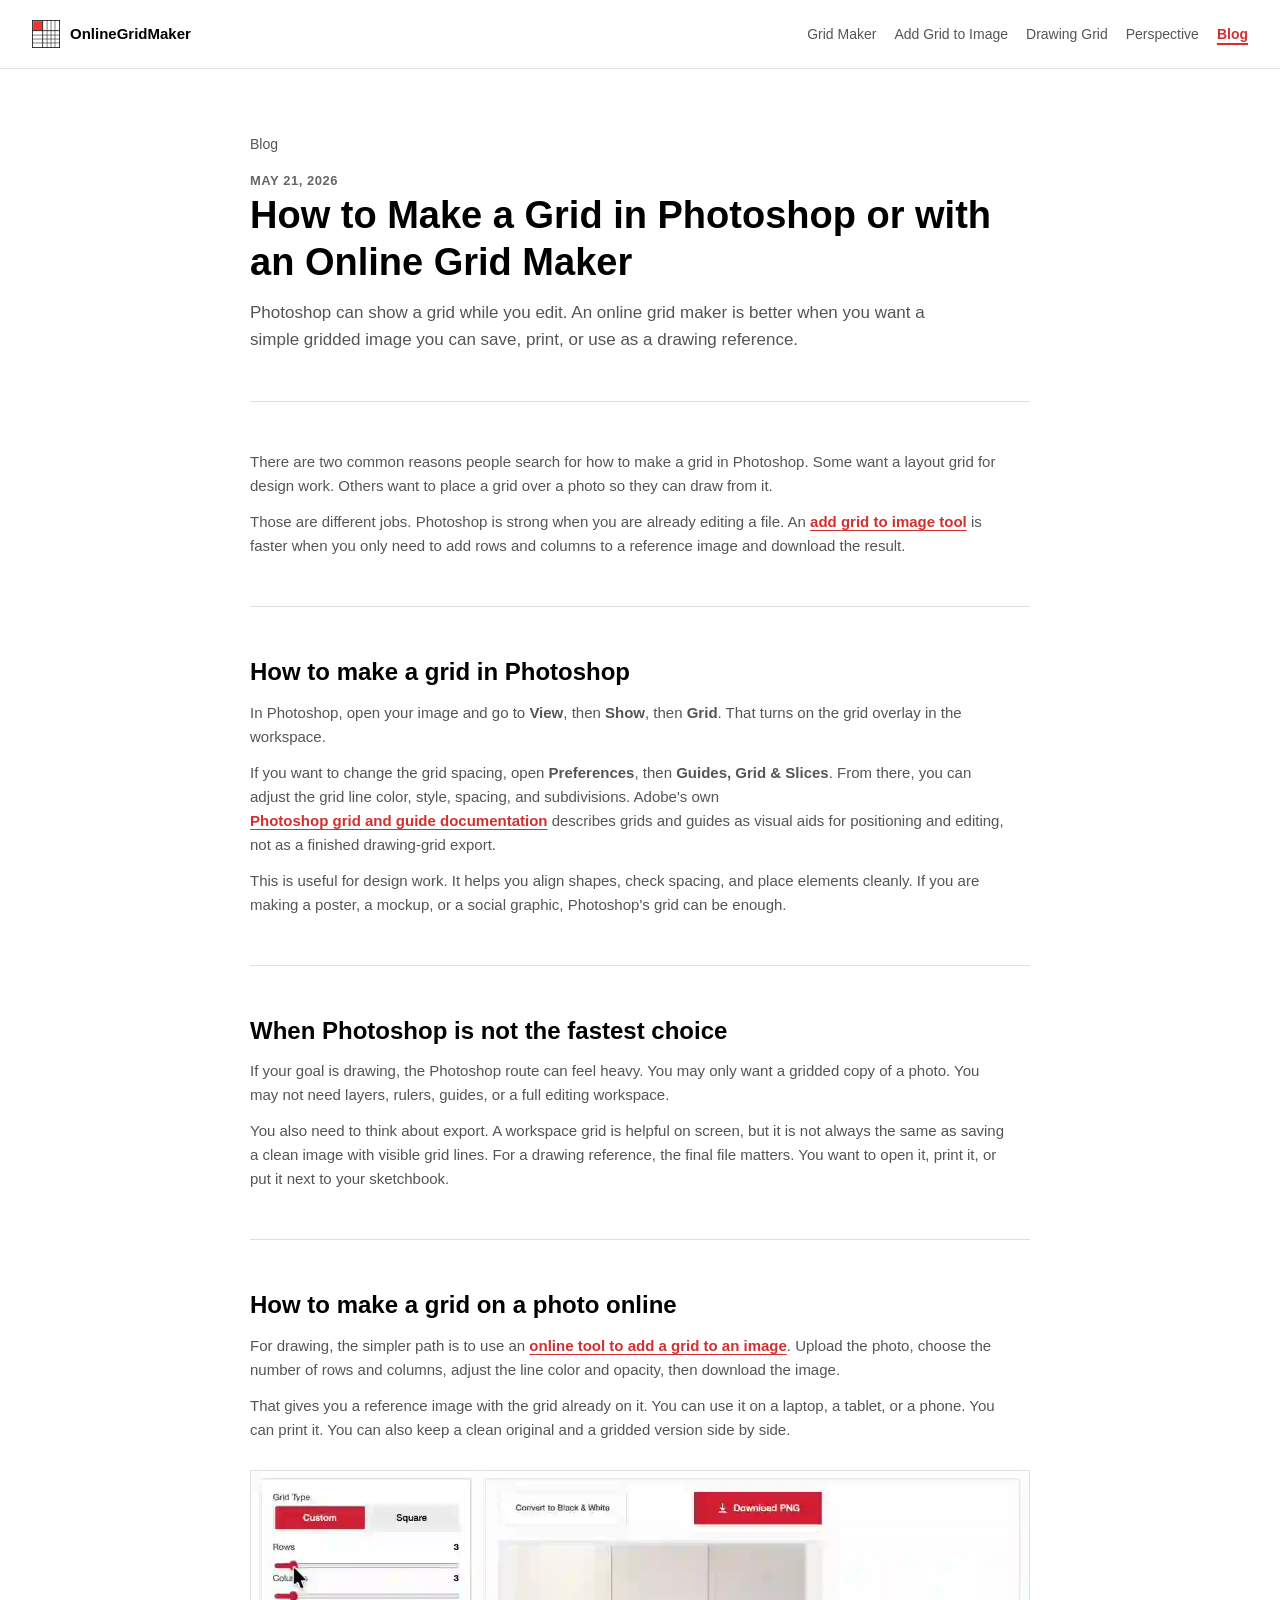
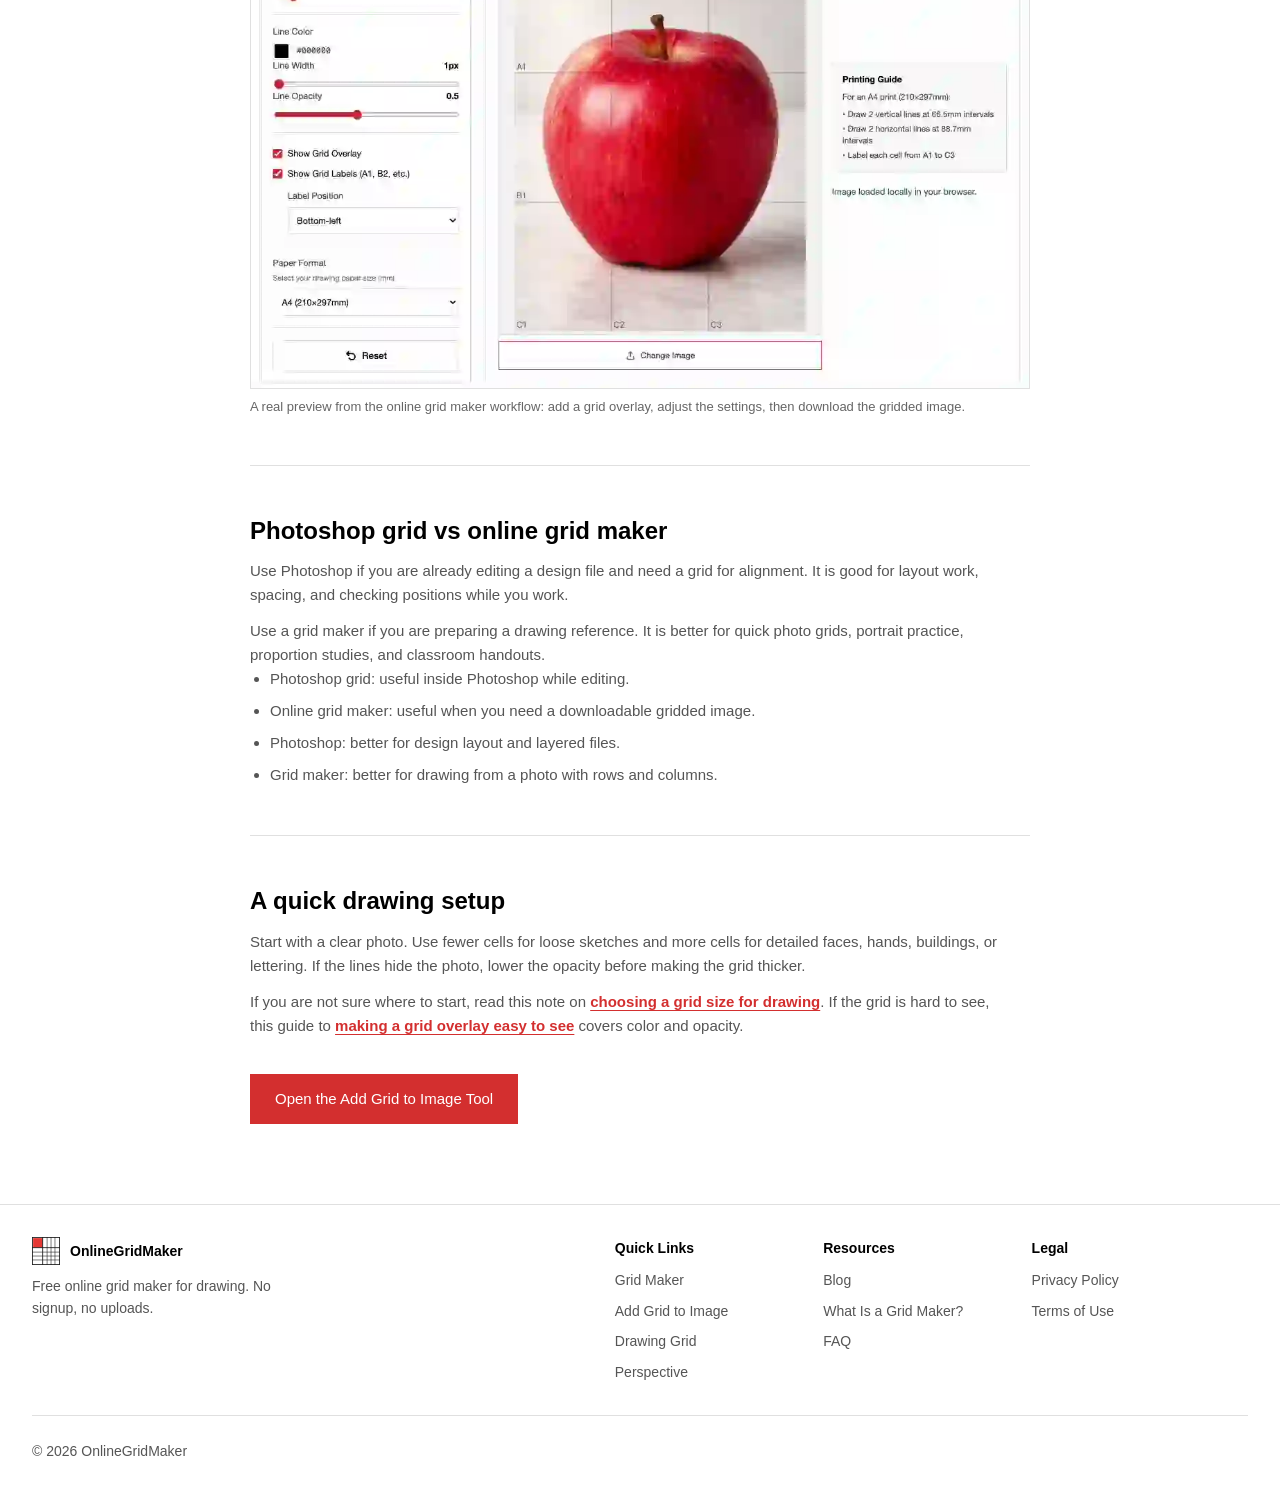
<file: blog/how-to-make-a-grid-in-photoshop/index.html>
<!doctype html>
<html lang="en">
  <head>
    <meta charset="utf-8">
    <meta name="robots" content="index, follow">
    <meta name="viewport" content="width=device-width, initial-scale=1">
    <!-- Google tag (gtag.js) -->
    <script async src="https://www.googletagmanager.com/gtag/js?id=G-TFB3D4MHC4"></script>
    <script>
      window.dataLayer = window.dataLayer || [];
      function gtag(){dataLayer.push(arguments);}
      gtag('js', new Date());

      gtag('config', 'G-TFB3D4MHC4');
    </script>
    <script async src="https://pagead2.googlesyndication.com/pagead/js/adsbygoogle.js?client=ca-pub-7980318949644067"
     crossorigin="anonymous"></script>
    <script type="text/javascript">
      (function(c,l,a,r,i,t,y){
        c[a]=c[a]||function(){(c[a].q=c[a].q||[]).push(arguments)};
        t=l.createElement(r);t.async=1;t.src="https://www.clarity.ms/tag/"+i;
        y=l.getElementsByTagName(r)[0];y.parentNode.insertBefore(t,y);
      })(window, document, "clarity", "script", "wtx2evfzmo");
    </script>
    <title>How to Make a Grid in Photoshop or with an Online Grid Maker</title>
    <meta name="description" content="Learn how to make a grid in Photoshop, when Photoshop grids are useful, and when an online grid maker is faster for drawing reference photos.">
    <meta property="og:title" content="How to Make a Grid in Photoshop or with an Online Grid Maker">
    <meta property="og:description" content="A practical guide to Photoshop grids and online grid makers for drawing reference photos.">
    <meta property="og:type" content="article">
    <meta property="og:url" content="https://onlinegridmaker.com/blog/how-to-make-a-grid-in-photoshop/">
    <meta property="og:image" content="https://onlinegridmaker.com/og-grid-maker.png">
    <meta name="twitter:card" content="summary_large_image">
    <meta name="twitter:image" content="https://onlinegridmaker.com/og-grid-maker.png">
    <link rel="canonical" href="https://onlinegridmaker.com/blog/how-to-make-a-grid-in-photoshop/">
    <link rel="icon" type="image/png" sizes="32x32" href="/favicon-32.png">
    <link rel="icon" type="image/png" sizes="64x64" href="/favicon-64.png">
    <link rel="apple-touch-icon" sizes="180x180" href="/apple-touch-icon.png">
    <link rel="icon" href="/favicon.ico">
    <link rel="stylesheet" href="/style.20260520a.css">
    <script type="application/ld+json">
      {
        "@context": "https://schema.org",
        "@type": "BlogPosting",
        "headline": "How to Make a Grid in Photoshop or with an Online Grid Maker",
        "description": "Learn how to make a grid in Photoshop, when Photoshop grids are useful, and when an online grid maker is faster for drawing reference photos.",
        "datePublished": "2026-05-21",
        "dateModified": "2026-05-21",
        "author": {
          "@type": "Organization",
          "name": "OnlineGridMaker"
        },
        "publisher": {
          "@type": "Organization",
          "name": "OnlineGridMaker",
          "logo": {
            "@type": "ImageObject",
            "url": "https://onlinegridmaker.com/logo-gridmaker.svg"
          }
        },
        "image": "https://onlinegridmaker.com/demo-preview-poster.webp",
        "mainEntityOfPage": "https://onlinegridmaker.com/blog/how-to-make-a-grid-in-photoshop/"
      }
    </script>
  </head>
  <body data-page="blog">
    <header class="site-header">
      <a class="logo" href="/">
        <img class="logo-mark" src="/logo-gridmaker.svg" alt="OnlineGridMaker logo" width="28" height="28">
        <span class="logo-wordmark">OnlineGridMaker</span>
      </a>
      <nav class="nav" aria-label="Primary navigation">
        <a href="/">Grid Maker</a>
        <a href="/add-grid-to-image">Add Grid to Image</a>
        <a href="/drawing-grid-maker">Drawing Grid</a>
        <a href="/perspective-drawing-grid">Perspective</a>
        <a href="/blog/" aria-current="page">Blog</a>
      </nav>
    </header>

    <main>
      <article class="article">
        <p class="breadcrumb"><a href="/blog/">Blog</a></p>
        <header class="article-header">
          <p class="article-meta">May 21, 2026</p>
          <h1>How to Make a Grid in Photoshop or with an Online Grid Maker</h1>
          <p>Photoshop can show a grid while you edit. An online grid maker is better when you want a simple gridded image you can save, print, or use as a drawing reference.</p>
        </header>

        <section class="content-section">
          <p>There are two common reasons people search for how to make a grid in Photoshop. Some want a layout grid for design work. Others want to place a grid over a photo so they can draw from it.</p>
          <p>Those are different jobs. Photoshop is strong when you are already editing a file. An <a class="text-link" href="/add-grid-to-image">add grid to image tool</a> is faster when you only need to add rows and columns to a reference image and download the result.</p>
        </section>

        <section class="content-section">
          <h2>How to make a grid in Photoshop</h2>
          <p>In Photoshop, open your image and go to <strong>View</strong>, then <strong>Show</strong>, then <strong>Grid</strong>. That turns on the grid overlay in the workspace.</p>
          <p>If you want to change the grid spacing, open <strong>Preferences</strong>, then <strong>Guides, Grid &amp; Slices</strong>. From there, you can adjust the grid line color, style, spacing, and subdivisions. Adobe's own <a class="text-link" href="https://helpx.adobe.com/photoshop/using/grid-guides.html">Photoshop grid and guide documentation</a> describes grids and guides as visual aids for positioning and editing, not as a finished drawing-grid export.</p>
          <p>This is useful for design work. It helps you align shapes, check spacing, and place elements cleanly. If you are making a poster, a mockup, or a social graphic, Photoshop's grid can be enough.</p>
        </section>

        <section class="content-section">
          <h2>When Photoshop is not the fastest choice</h2>
          <p>If your goal is drawing, the Photoshop route can feel heavy. You may only want a gridded copy of a photo. You may not need layers, rulers, guides, or a full editing workspace.</p>
          <p>You also need to think about export. A workspace grid is helpful on screen, but it is not always the same as saving a clean image with visible grid lines. For a drawing reference, the final file matters. You want to open it, print it, or put it next to your sketchbook.</p>
        </section>

        <section class="content-section">
          <h2>How to make a grid on a photo online</h2>
          <p>For drawing, the simpler path is to use an <a class="text-link" href="/add-grid-to-image">online tool to add a grid to an image</a>. Upload the photo, choose the number of rows and columns, adjust the line color and opacity, then download the image.</p>
          <p>That gives you a reference image with the grid already on it. You can use it on a laptop, a tablet, or a phone. You can print it. You can also keep a clean original and a gridded version side by side.</p>
          <figure class="article-figure">
            <img src="/demo-preview-poster.webp" alt="Online grid maker preview showing a reference image with a grid overlay" width="1122" height="746" loading="lazy">
            <figcaption>A real preview from the online grid maker workflow: add a grid overlay, adjust the settings, then download the gridded image.</figcaption>
          </figure>
        </section>

        <section class="content-section">
          <h2>Photoshop grid vs online grid maker</h2>
          <p>Use Photoshop if you are already editing a design file and need a grid for alignment. It is good for layout work, spacing, and checking positions while you work.</p>
          <p>Use a grid maker if you are preparing a drawing reference. It is better for quick photo grids, portrait practice, proportion studies, and classroom handouts.</p>
          <ul class="article-list">
            <li>Photoshop grid: useful inside Photoshop while editing.</li>
            <li>Online grid maker: useful when you need a downloadable gridded image.</li>
            <li>Photoshop: better for design layout and layered files.</li>
            <li>Grid maker: better for drawing from a photo with rows and columns.</li>
          </ul>
        </section>

        <section class="content-section">
          <h2>A quick drawing setup</h2>
          <p>Start with a clear photo. Use fewer cells for loose sketches and more cells for detailed faces, hands, buildings, or lettering. If the lines hide the photo, lower the opacity before making the grid thicker.</p>
          <p>If you are not sure where to start, read this note on <a class="text-link" href="/blog/best-grid-size-for-drawing/">choosing a grid size for drawing</a>. If the grid is hard to see, this guide to <a class="text-link" href="/blog/make-grid-overlay-easy-to-see/">making a grid overlay easy to see</a> covers color and opacity.</p>
        </section>

        <p class="article-cta"><a class="button primary" href="/add-grid-to-image">Open the Add Grid to Image Tool</a></p>
      </article>
    </main>

    <footer class="site-footer">
      <div class="footer-content">
        <div class="footer-brand">
          <a class="logo" href="/">
            <img class="logo-mark" src="/logo-gridmaker.svg" alt="OnlineGridMaker logo" width="28" height="28">
            <span class="logo-wordmark">OnlineGridMaker</span>
          </a>
          <p>Free online grid maker for drawing. No signup, no uploads.</p>
        </div>
        <div class="footer-links">
          <div class="link-group">
            <h4>Quick Links</h4>
            <a href="/">Grid Maker</a>
            <a href="/add-grid-to-image">Add Grid to Image</a>
            <a href="/drawing-grid-maker">Drawing Grid</a>
            <a href="/perspective-drawing-grid">Perspective</a>
          </div>
          <div class="link-group">
            <h4>Resources</h4>
            <a href="/blog/">Blog</a>
            <a href="/#what-title">What Is a Grid Maker?</a>
            <a href="/#faq-title">FAQ</a>
          </div>
          <div class="link-group">
            <h4>Legal</h4>
            <a href="/privacy">Privacy Policy</a>
            <a href="/terms">Terms of Use</a>
          </div>
        </div>
      </div>
      <div class="footer-bottom">
        <span>&copy; 2026 OnlineGridMaker</span>
      </div>
    </footer>
  </body>
</html>
</file>
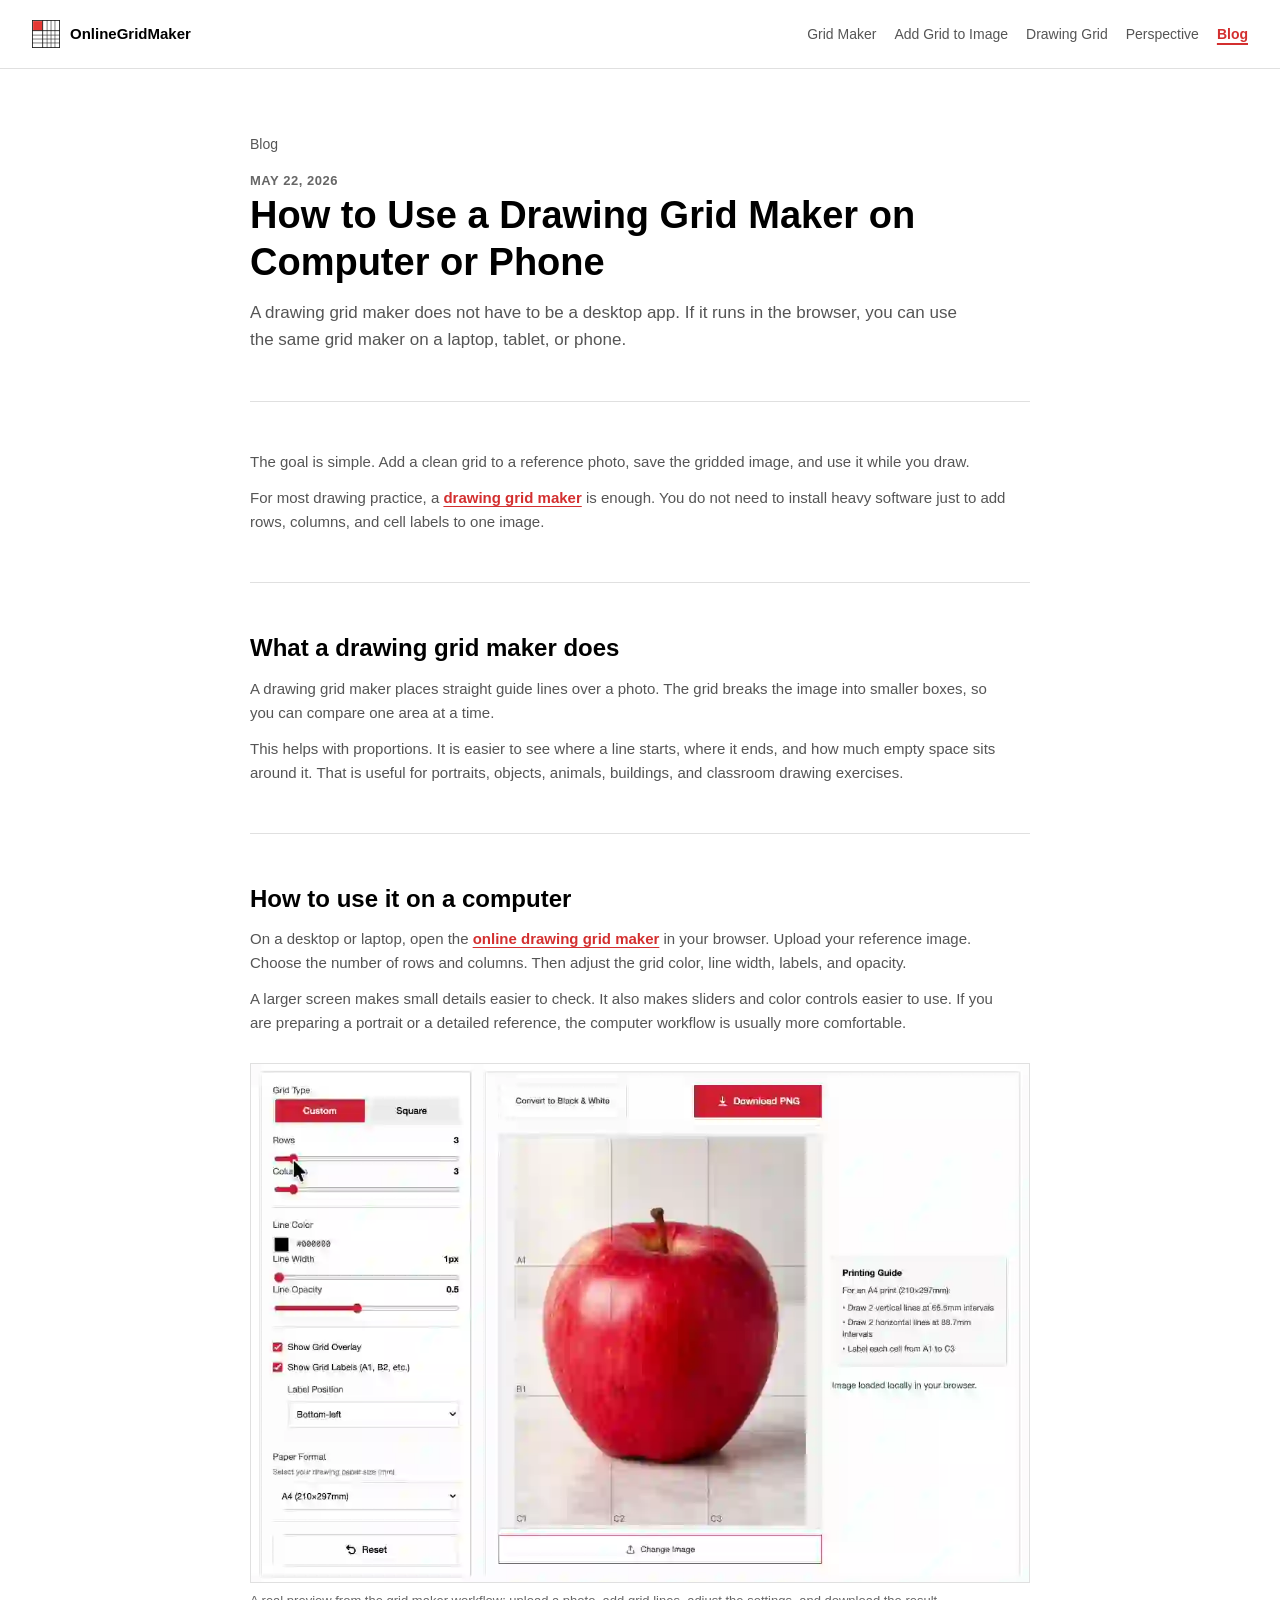
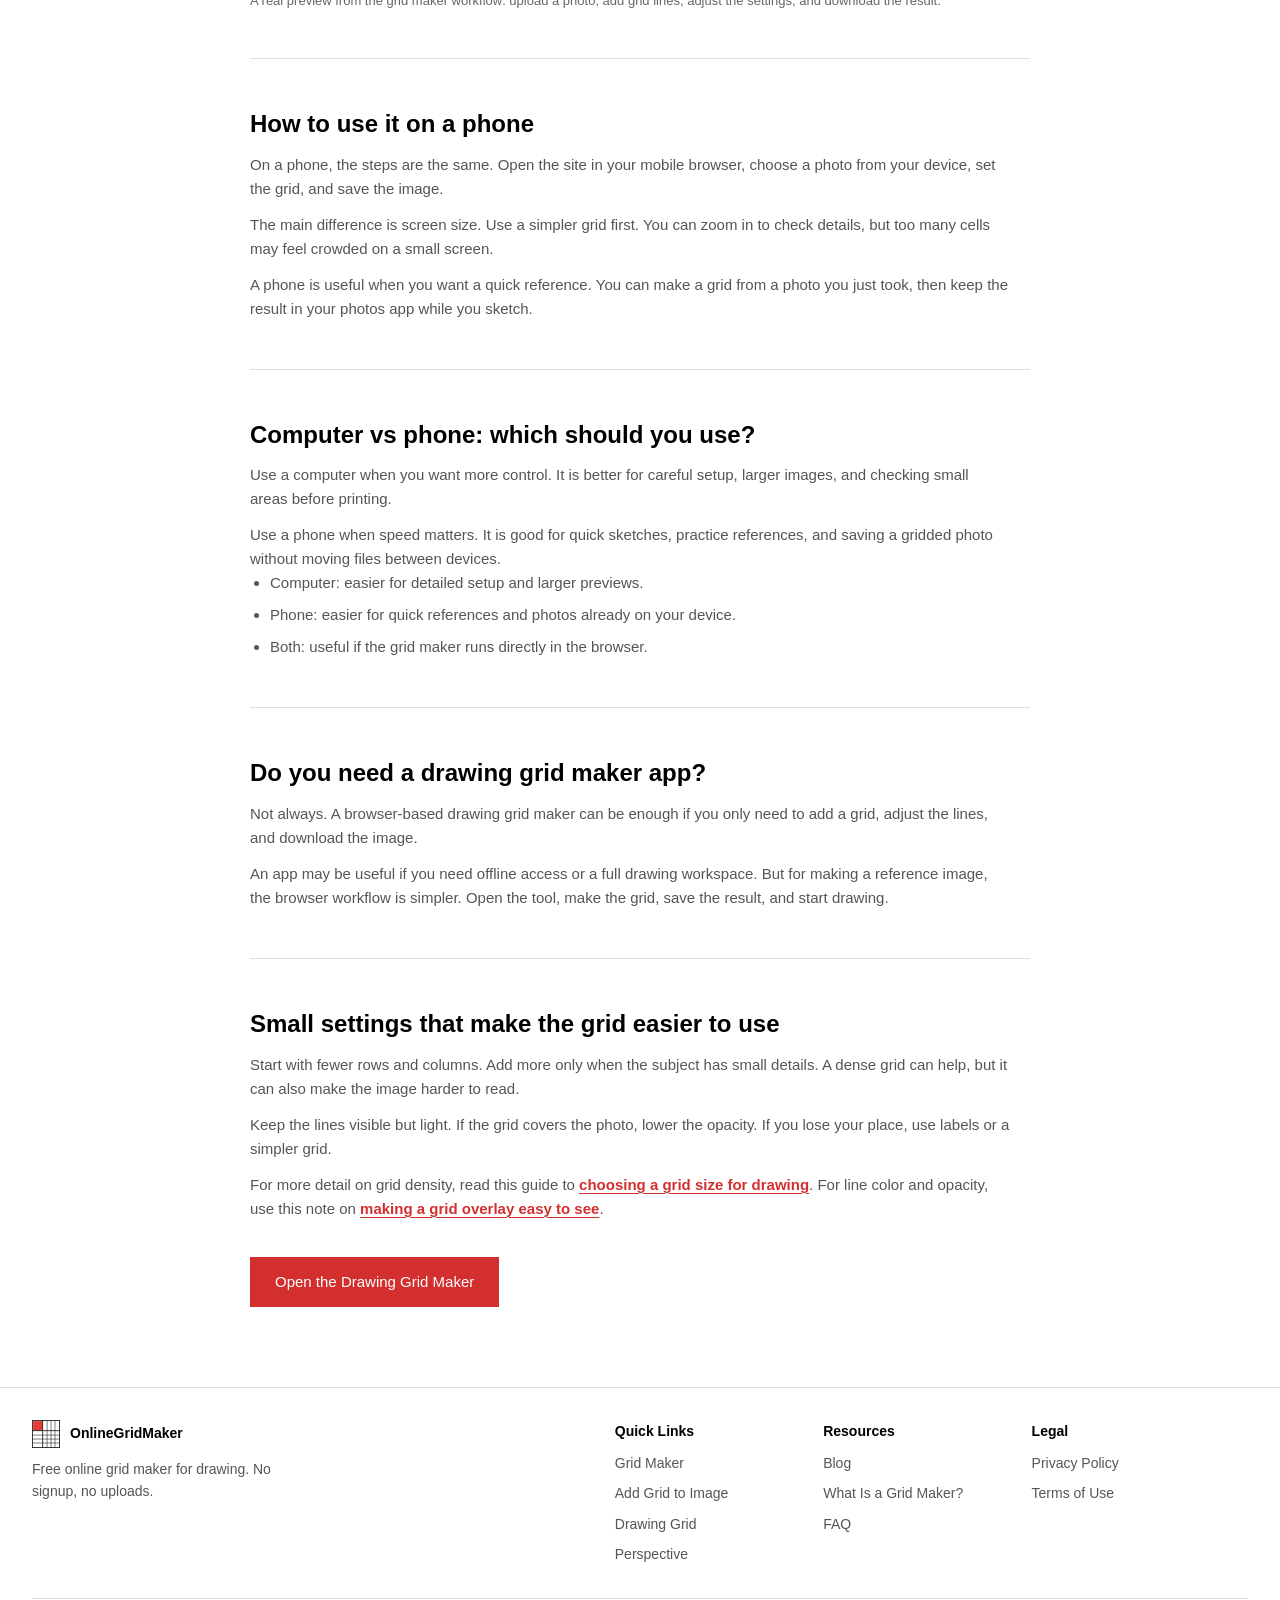
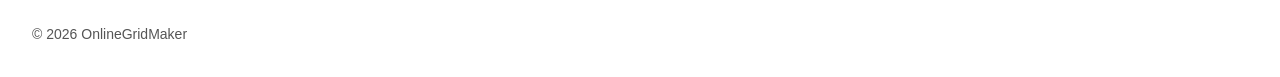
<file: blog/how-to-use-a-drawing-grid-maker-on-computer-or-phone/index.html>
<!doctype html>
<html lang="en">
  <head>
    <meta charset="utf-8">
    <meta name="robots" content="index, follow">
    <meta name="viewport" content="width=device-width, initial-scale=1">
    <!-- Google tag (gtag.js) -->
    <script async src="https://www.googletagmanager.com/gtag/js?id=G-TFB3D4MHC4"></script>
    <script>
      window.dataLayer = window.dataLayer || [];
      function gtag(){dataLayer.push(arguments);}
      gtag('js', new Date());

      gtag('config', 'G-TFB3D4MHC4');
    </script>
    <script async src="https://pagead2.googlesyndication.com/pagead/js/adsbygoogle.js?client=ca-pub-7980318949644067"
     crossorigin="anonymous"></script>
    <script type="text/javascript">
      (function(c,l,a,r,i,t,y){
        c[a]=c[a]||function(){(c[a].q=c[a].q||[]).push(arguments)};
        t=l.createElement(r);t.async=1;t.src="https://www.clarity.ms/tag/"+i;
        y=l.getElementsByTagName(r)[0];y.parentNode.insertBefore(t,y);
      })(window, document, "clarity", "script", "wtx2evfzmo");
    </script>
    <title>How to Use a Drawing Grid Maker on Computer or Phone</title>
    <meta name="description" content="Learn how to use a drawing grid maker on a computer or phone, add a grid to a photo, adjust rows and columns, and save a reference image for drawing.">
    <meta property="og:title" content="How to Use a Drawing Grid Maker on Computer or Phone">
    <meta property="og:description" content="A practical guide to using a drawing grid maker in your browser on desktop, laptop, tablet, or phone.">
    <meta property="og:type" content="article">
    <meta property="og:url" content="https://onlinegridmaker.com/blog/how-to-use-a-drawing-grid-maker-on-computer-or-phone/">
    <meta property="og:image" content="https://onlinegridmaker.com/og-grid-maker.png">
    <meta name="twitter:card" content="summary_large_image">
    <meta name="twitter:image" content="https://onlinegridmaker.com/og-grid-maker.png">
    <link rel="canonical" href="https://onlinegridmaker.com/blog/how-to-use-a-drawing-grid-maker-on-computer-or-phone/">
    <link rel="icon" type="image/png" sizes="32x32" href="/favicon-32.png">
    <link rel="icon" type="image/png" sizes="64x64" href="/favicon-64.png">
    <link rel="apple-touch-icon" sizes="180x180" href="/apple-touch-icon.png">
    <link rel="icon" href="/favicon.ico">
    <link rel="stylesheet" href="/style.20260520a.css">
    <script type="application/ld+json">
      {
        "@context": "https://schema.org",
        "@type": "BlogPosting",
        "headline": "How to Use a Drawing Grid Maker on Computer or Phone",
        "description": "Learn how to use a drawing grid maker on a computer or phone, add a grid to a photo, adjust rows and columns, and save a reference image for drawing.",
        "datePublished": "2026-05-22",
        "dateModified": "2026-05-22",
        "author": {
          "@type": "Organization",
          "name": "OnlineGridMaker"
        },
        "publisher": {
          "@type": "Organization",
          "name": "OnlineGridMaker",
          "logo": {
            "@type": "ImageObject",
            "url": "https://onlinegridmaker.com/logo-gridmaker.svg"
          }
        },
        "image": "https://onlinegridmaker.com/demo-preview-poster.webp",
        "mainEntityOfPage": "https://onlinegridmaker.com/blog/how-to-use-a-drawing-grid-maker-on-computer-or-phone/"
      }
    </script>
  </head>
  <body data-page="blog">
    <header class="site-header">
      <a class="logo" href="/">
        <img class="logo-mark" src="/logo-gridmaker.svg" alt="OnlineGridMaker logo" width="28" height="28">
        <span class="logo-wordmark">OnlineGridMaker</span>
      </a>
      <nav class="nav" aria-label="Primary navigation">
        <a href="/">Grid Maker</a>
        <a href="/add-grid-to-image">Add Grid to Image</a>
        <a href="/drawing-grid-maker">Drawing Grid</a>
        <a href="/perspective-drawing-grid">Perspective</a>
        <a href="/blog/" aria-current="page">Blog</a>
      </nav>
    </header>

    <main>
      <article class="article">
        <p class="breadcrumb"><a href="/blog/">Blog</a></p>
        <header class="article-header">
          <p class="article-meta">May 22, 2026</p>
          <h1>How to Use a Drawing Grid Maker on Computer or Phone</h1>
          <p>A drawing grid maker does not have to be a desktop app. If it runs in the browser, you can use the same grid maker on a laptop, tablet, or phone.</p>
        </header>

        <section class="content-section">
          <p>The goal is simple. Add a clean grid to a reference photo, save the gridded image, and use it while you draw.</p>
          <p>For most drawing practice, a <a class="text-link" href="/drawing-grid-maker">drawing grid maker</a> is enough. You do not need to install heavy software just to add rows, columns, and cell labels to one image.</p>
        </section>

        <section class="content-section">
          <h2>What a drawing grid maker does</h2>
          <p>A drawing grid maker places straight guide lines over a photo. The grid breaks the image into smaller boxes, so you can compare one area at a time.</p>
          <p>This helps with proportions. It is easier to see where a line starts, where it ends, and how much empty space sits around it. That is useful for portraits, objects, animals, buildings, and classroom drawing exercises.</p>
        </section>

        <section class="content-section">
          <h2>How to use it on a computer</h2>
          <p>On a desktop or laptop, open the <a class="text-link" href="/drawing-grid-maker">online drawing grid maker</a> in your browser. Upload your reference image. Choose the number of rows and columns. Then adjust the grid color, line width, labels, and opacity.</p>
          <p>A larger screen makes small details easier to check. It also makes sliders and color controls easier to use. If you are preparing a portrait or a detailed reference, the computer workflow is usually more comfortable.</p>
          <figure class="article-figure">
            <img src="/demo-preview-poster.webp" alt="Drawing grid maker preview on a reference image with rows and columns" width="1122" height="746" loading="lazy">
            <figcaption>A real preview from the grid maker workflow: upload a photo, add grid lines, adjust the settings, and download the result.</figcaption>
          </figure>
        </section>

        <section class="content-section">
          <h2>How to use it on a phone</h2>
          <p>On a phone, the steps are the same. Open the site in your mobile browser, choose a photo from your device, set the grid, and save the image.</p>
          <p>The main difference is screen size. Use a simpler grid first. You can zoom in to check details, but too many cells may feel crowded on a small screen.</p>
          <p>A phone is useful when you want a quick reference. You can make a grid from a photo you just took, then keep the result in your photos app while you sketch.</p>
        </section>

        <section class="content-section">
          <h2>Computer vs phone: which should you use?</h2>
          <p>Use a computer when you want more control. It is better for careful setup, larger images, and checking small areas before printing.</p>
          <p>Use a phone when speed matters. It is good for quick sketches, practice references, and saving a gridded photo without moving files between devices.</p>
          <ul class="article-list">
            <li>Computer: easier for detailed setup and larger previews.</li>
            <li>Phone: easier for quick references and photos already on your device.</li>
            <li>Both: useful if the grid maker runs directly in the browser.</li>
          </ul>
        </section>

        <section class="content-section">
          <h2>Do you need a drawing grid maker app?</h2>
          <p>Not always. A browser-based drawing grid maker can be enough if you only need to add a grid, adjust the lines, and download the image.</p>
          <p>An app may be useful if you need offline access or a full drawing workspace. But for making a reference image, the browser workflow is simpler. Open the tool, make the grid, save the result, and start drawing.</p>
        </section>

        <section class="content-section">
          <h2>Small settings that make the grid easier to use</h2>
          <p>Start with fewer rows and columns. Add more only when the subject has small details. A dense grid can help, but it can also make the image harder to read.</p>
          <p>Keep the lines visible but light. If the grid covers the photo, lower the opacity. If you lose your place, use labels or a simpler grid.</p>
          <p>For more detail on grid density, read this guide to <a class="text-link" href="/blog/best-grid-size-for-drawing/">choosing a grid size for drawing</a>. For line color and opacity, use this note on <a class="text-link" href="/blog/make-grid-overlay-easy-to-see/">making a grid overlay easy to see</a>.</p>
        </section>

        <p class="article-cta"><a class="button primary" href="/drawing-grid-maker">Open the Drawing Grid Maker</a></p>
      </article>
    </main>

    <footer class="site-footer">
      <div class="footer-content">
        <div class="footer-brand">
          <a class="logo" href="/">
            <img class="logo-mark" src="/logo-gridmaker.svg" alt="OnlineGridMaker logo" width="28" height="28">
            <span class="logo-wordmark">OnlineGridMaker</span>
          </a>
          <p>Free online grid maker for drawing. No signup, no uploads.</p>
        </div>
        <div class="footer-links">
          <div class="link-group">
            <h4>Quick Links</h4>
            <a href="/">Grid Maker</a>
            <a href="/add-grid-to-image">Add Grid to Image</a>
            <a href="/drawing-grid-maker">Drawing Grid</a>
            <a href="/perspective-drawing-grid">Perspective</a>
          </div>
          <div class="link-group">
            <h4>Resources</h4>
            <a href="/blog/">Blog</a>
            <a href="/#what-title">What Is a Grid Maker?</a>
            <a href="/#faq-title">FAQ</a>
          </div>
          <div class="link-group">
            <h4>Legal</h4>
            <a href="/privacy">Privacy Policy</a>
            <a href="/terms">Terms of Use</a>
          </div>
        </div>
      </div>
      <div class="footer-bottom">
        <span>&copy; 2026 OnlineGridMaker</span>
      </div>
    </footer>
  </body>
</html>
</file>
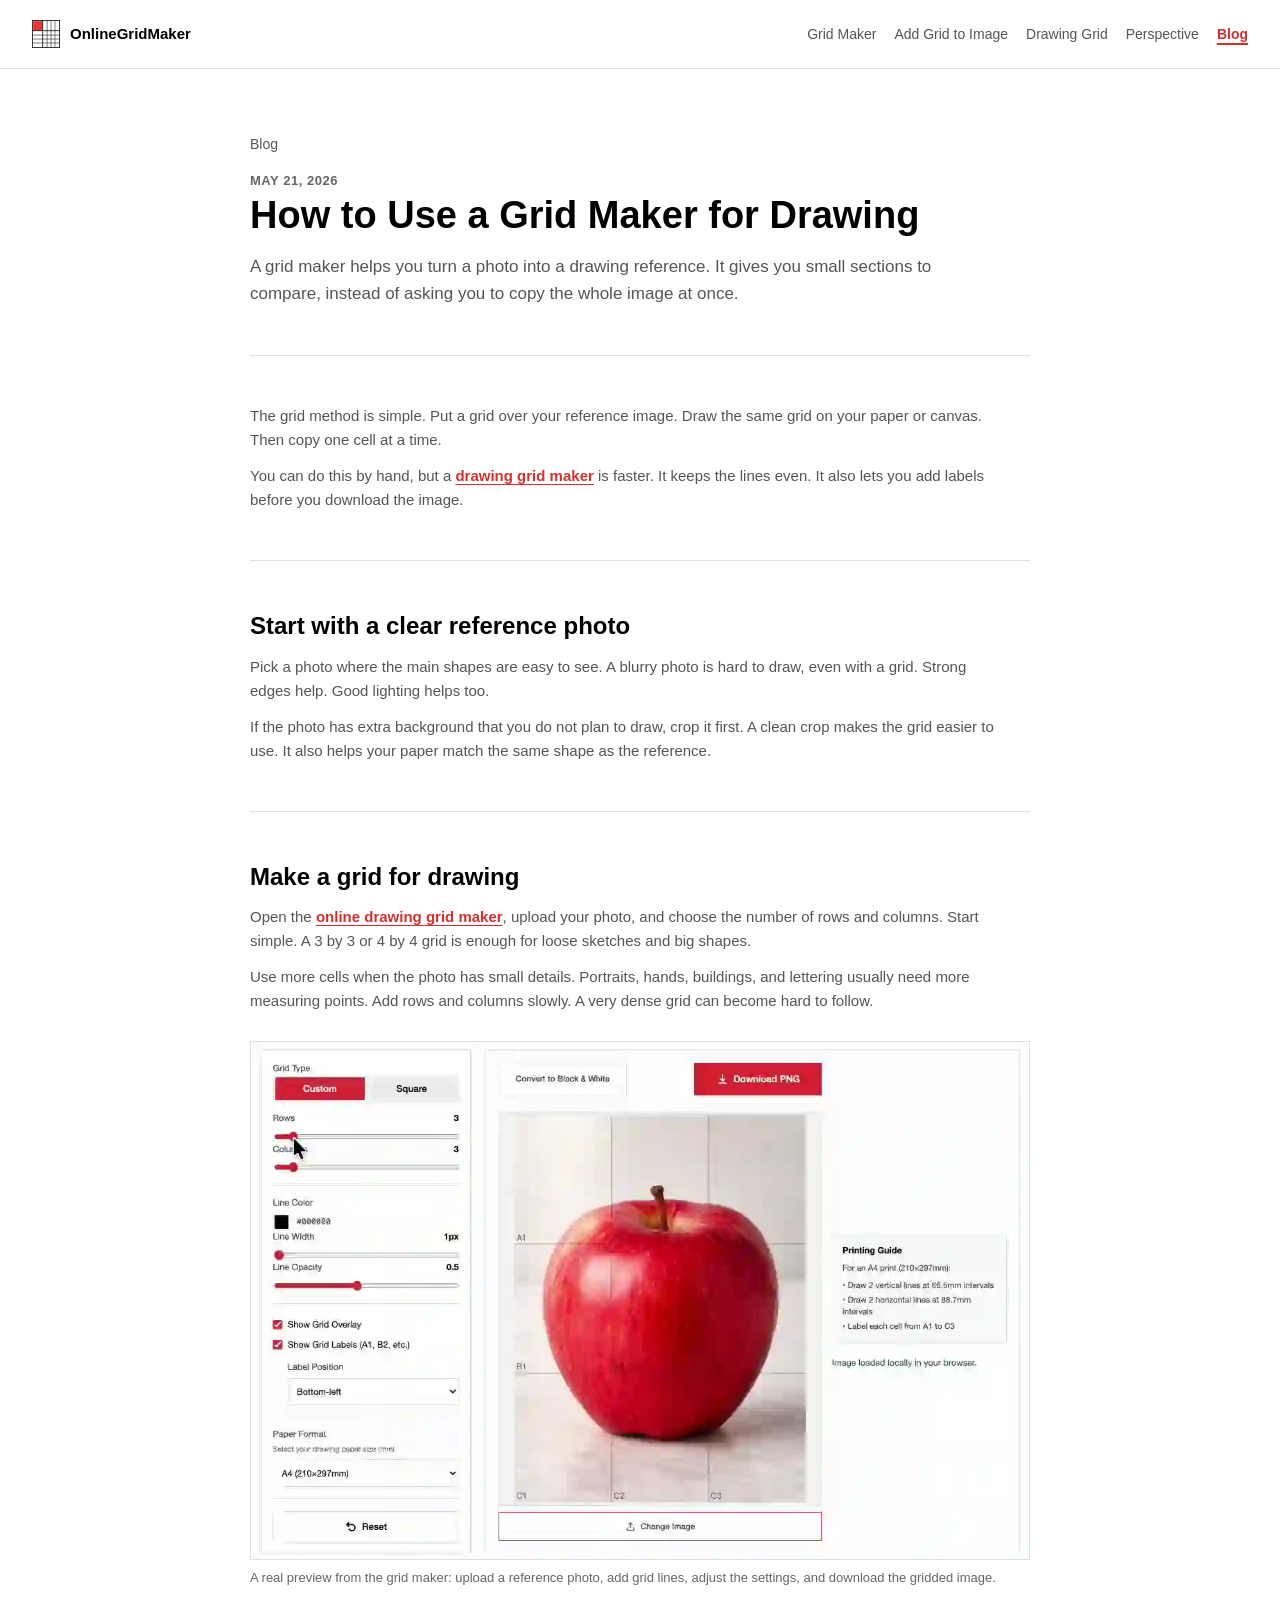
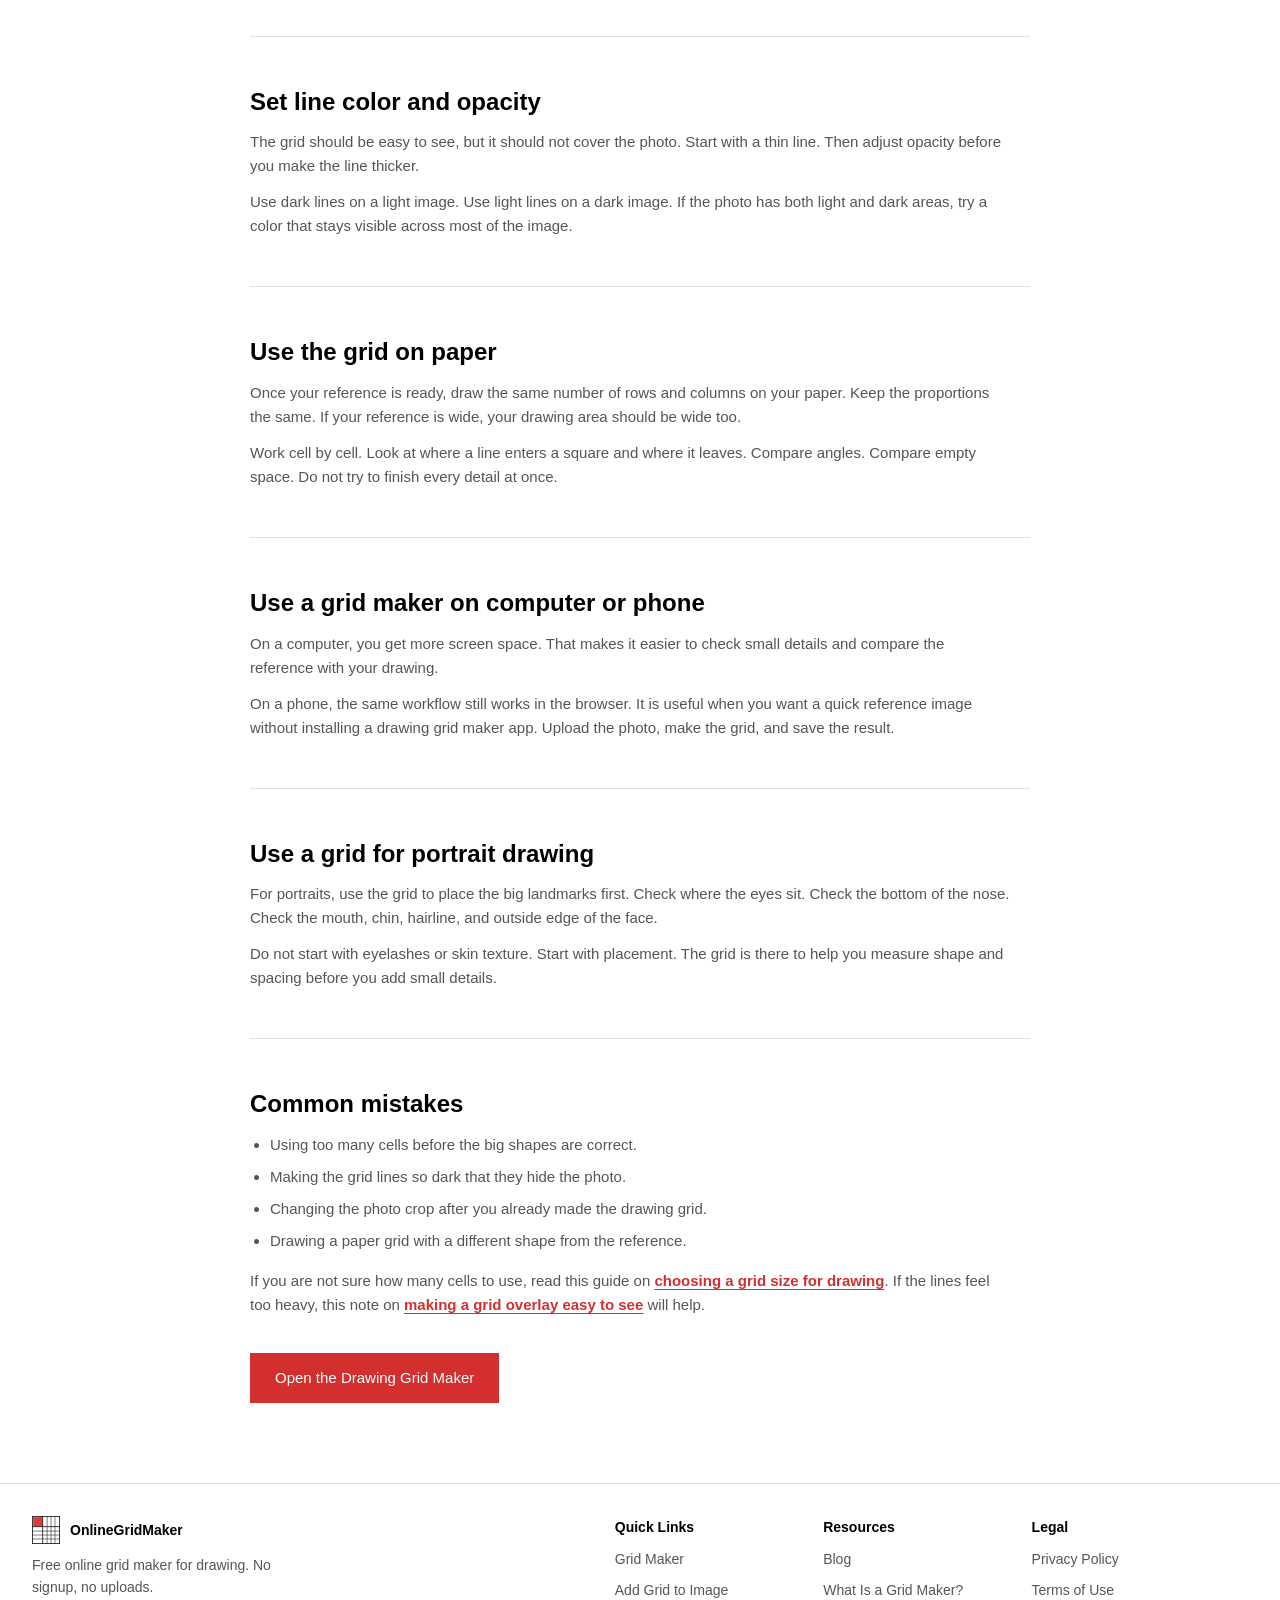
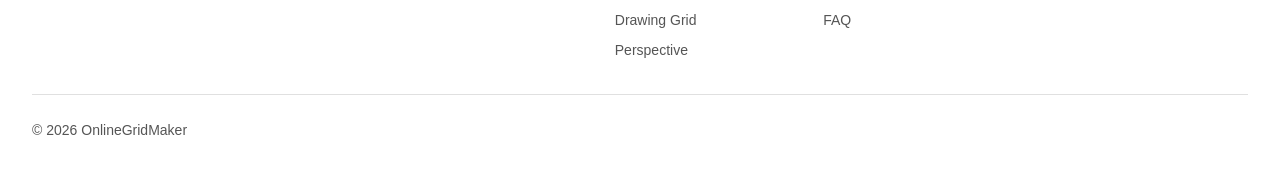
<file: blog/how-to-use-a-grid-maker-for-drawing/index.html>
<!doctype html>
<html lang="en">
  <head>
    <meta charset="utf-8">
    <meta name="robots" content="index, follow">
    <meta name="viewport" content="width=device-width, initial-scale=1">
    <!-- Google tag (gtag.js) -->
    <script async src="https://www.googletagmanager.com/gtag/js?id=G-TFB3D4MHC4"></script>
    <script>
      window.dataLayer = window.dataLayer || [];
      function gtag(){dataLayer.push(arguments);}
      gtag('js', new Date());

      gtag('config', 'G-TFB3D4MHC4');
    </script>
    <script async src="https://pagead2.googlesyndication.com/pagead/js/adsbygoogle.js?client=ca-pub-7980318949644067"
     crossorigin="anonymous"></script>
    <script type="text/javascript">
      (function(c,l,a,r,i,t,y){
        c[a]=c[a]||function(){(c[a].q=c[a].q||[]).push(arguments)};
        t=l.createElement(r);t.async=1;t.src="https://www.clarity.ms/tag/"+i;
        y=l.getElementsByTagName(r)[0];y.parentNode.insertBefore(t,y);
      })(window, document, "clarity", "script", "wtx2evfzmo");
    </script>
    <title>How to Use a Grid Maker for Drawing</title>
    <meta name="description" content="A practical guide to using a grid maker for drawing from a photo, choosing rows and columns, setting line opacity, and using the grid on a computer or phone.">
    <meta property="og:title" content="How to Use a Grid Maker for Drawing">
    <meta property="og:description" content="Simple steps for using a grid maker to prepare a photo for drawing.">
    <meta property="og:type" content="article">
    <meta property="og:url" content="https://onlinegridmaker.com/blog/how-to-use-a-grid-maker-for-drawing/">
    <meta property="og:image" content="https://onlinegridmaker.com/og-grid-maker.png">
    <meta name="twitter:card" content="summary_large_image">
    <meta name="twitter:image" content="https://onlinegridmaker.com/og-grid-maker.png">
    <link rel="canonical" href="https://onlinegridmaker.com/blog/how-to-use-a-grid-maker-for-drawing/">
    <link rel="icon" type="image/png" sizes="32x32" href="/favicon-32.png">
    <link rel="icon" type="image/png" sizes="64x64" href="/favicon-64.png">
    <link rel="apple-touch-icon" sizes="180x180" href="/apple-touch-icon.png">
    <link rel="icon" href="/favicon.ico">
    <link rel="stylesheet" href="/style.20260520a.css">
    <script type="application/ld+json">
      {
        "@context": "https://schema.org",
        "@type": "BlogPosting",
        "headline": "How to Use a Grid Maker for Drawing",
        "description": "A practical guide to using a grid maker for drawing from a photo, choosing rows and columns, setting line opacity, and using the grid on a computer or phone.",
        "datePublished": "2026-05-21",
        "dateModified": "2026-05-21",
        "author": {
          "@type": "Organization",
          "name": "OnlineGridMaker"
        },
        "publisher": {
          "@type": "Organization",
          "name": "OnlineGridMaker",
          "logo": {
            "@type": "ImageObject",
            "url": "https://onlinegridmaker.com/logo-gridmaker.svg"
          }
        },
        "image": "https://onlinegridmaker.com/demo-preview-poster.webp",
        "mainEntityOfPage": "https://onlinegridmaker.com/blog/how-to-use-a-grid-maker-for-drawing/"
      }
    </script>
  </head>
  <body data-page="blog">
    <header class="site-header">
      <a class="logo" href="/">
        <img class="logo-mark" src="/logo-gridmaker.svg" alt="OnlineGridMaker logo" width="28" height="28">
        <span class="logo-wordmark">OnlineGridMaker</span>
      </a>
      <nav class="nav" aria-label="Primary navigation">
        <a href="/">Grid Maker</a>
        <a href="/add-grid-to-image">Add Grid to Image</a>
        <a href="/drawing-grid-maker">Drawing Grid</a>
        <a href="/perspective-drawing-grid">Perspective</a>
        <a href="/blog/" aria-current="page">Blog</a>
      </nav>
    </header>

    <main>
      <article class="article">
        <p class="breadcrumb"><a href="/blog/">Blog</a></p>
        <header class="article-header">
          <p class="article-meta">May 21, 2026</p>
          <h1>How to Use a Grid Maker for Drawing</h1>
          <p>A grid maker helps you turn a photo into a drawing reference. It gives you small sections to compare, instead of asking you to copy the whole image at once.</p>
        </header>

        <section class="content-section">
          <p>The grid method is simple. Put a grid over your reference image. Draw the same grid on your paper or canvas. Then copy one cell at a time.</p>
          <p>You can do this by hand, but a <a class="text-link" href="/drawing-grid-maker">drawing grid maker</a> is faster. It keeps the lines even. It also lets you add labels before you download the image.</p>
        </section>

        <section class="content-section">
          <h2>Start with a clear reference photo</h2>
          <p>Pick a photo where the main shapes are easy to see. A blurry photo is hard to draw, even with a grid. Strong edges help. Good lighting helps too.</p>
          <p>If the photo has extra background that you do not plan to draw, crop it first. A clean crop makes the grid easier to use. It also helps your paper match the same shape as the reference.</p>
        </section>

        <section class="content-section">
          <h2>Make a grid for drawing</h2>
          <p>Open the <a class="text-link" href="/drawing-grid-maker">online drawing grid maker</a>, upload your photo, and choose the number of rows and columns. Start simple. A 3 by 3 or 4 by 4 grid is enough for loose sketches and big shapes.</p>
          <p>Use more cells when the photo has small details. Portraits, hands, buildings, and lettering usually need more measuring points. Add rows and columns slowly. A very dense grid can become hard to follow.</p>
          <figure class="article-figure">
            <img src="/demo-preview-poster.webp" alt="Grid maker for drawing showing a reference image with a grid overlay" width="1122" height="746" loading="lazy">
            <figcaption>A real preview from the grid maker: upload a reference photo, add grid lines, adjust the settings, and download the gridded image.</figcaption>
          </figure>
        </section>

        <section class="content-section">
          <h2>Set line color and opacity</h2>
          <p>The grid should be easy to see, but it should not cover the photo. Start with a thin line. Then adjust opacity before you make the line thicker.</p>
          <p>Use dark lines on a light image. Use light lines on a dark image. If the photo has both light and dark areas, try a color that stays visible across most of the image.</p>
        </section>

        <section class="content-section">
          <h2>Use the grid on paper</h2>
          <p>Once your reference is ready, draw the same number of rows and columns on your paper. Keep the proportions the same. If your reference is wide, your drawing area should be wide too.</p>
          <p>Work cell by cell. Look at where a line enters a square and where it leaves. Compare angles. Compare empty space. Do not try to finish every detail at once.</p>
        </section>

        <section class="content-section">
          <h2>Use a grid maker on computer or phone</h2>
          <p>On a computer, you get more screen space. That makes it easier to check small details and compare the reference with your drawing.</p>
          <p>On a phone, the same workflow still works in the browser. It is useful when you want a quick reference image without installing a drawing grid maker app. Upload the photo, make the grid, and save the result.</p>
        </section>

        <section class="content-section">
          <h2>Use a grid for portrait drawing</h2>
          <p>For portraits, use the grid to place the big landmarks first. Check where the eyes sit. Check the bottom of the nose. Check the mouth, chin, hairline, and outside edge of the face.</p>
          <p>Do not start with eyelashes or skin texture. Start with placement. The grid is there to help you measure shape and spacing before you add small details.</p>
        </section>

        <section class="content-section">
          <h2>Common mistakes</h2>
          <ul class="article-list">
            <li>Using too many cells before the big shapes are correct.</li>
            <li>Making the grid lines so dark that they hide the photo.</li>
            <li>Changing the photo crop after you already made the drawing grid.</li>
            <li>Drawing a paper grid with a different shape from the reference.</li>
          </ul>
          <p>If you are not sure how many cells to use, read this guide on <a class="text-link" href="/blog/best-grid-size-for-drawing/">choosing a grid size for drawing</a>. If the lines feel too heavy, this note on <a class="text-link" href="/blog/make-grid-overlay-easy-to-see/">making a grid overlay easy to see</a> will help.</p>
        </section>

        <p class="article-cta"><a class="button primary" href="/drawing-grid-maker">Open the Drawing Grid Maker</a></p>
      </article>
    </main>

    <footer class="site-footer">
      <div class="footer-content">
        <div class="footer-brand">
          <a class="logo" href="/">
            <img class="logo-mark" src="/logo-gridmaker.svg" alt="OnlineGridMaker logo" width="28" height="28">
            <span class="logo-wordmark">OnlineGridMaker</span>
          </a>
          <p>Free online grid maker for drawing. No signup, no uploads.</p>
        </div>
        <div class="footer-links">
          <div class="link-group">
            <h4>Quick Links</h4>
            <a href="/">Grid Maker</a>
            <a href="/add-grid-to-image">Add Grid to Image</a>
            <a href="/drawing-grid-maker">Drawing Grid</a>
            <a href="/perspective-drawing-grid">Perspective</a>
          </div>
          <div class="link-group">
            <h4>Resources</h4>
            <a href="/blog/">Blog</a>
            <a href="/#what-title">What Is a Grid Maker?</a>
            <a href="/#faq-title">FAQ</a>
          </div>
          <div class="link-group">
            <h4>Legal</h4>
            <a href="/privacy">Privacy Policy</a>
            <a href="/terms">Terms of Use</a>
          </div>
        </div>
      </div>
      <div class="footer-bottom">
        <span>&copy; 2026 OnlineGridMaker</span>
      </div>
    </footer>
  </body>
</html>
</file>
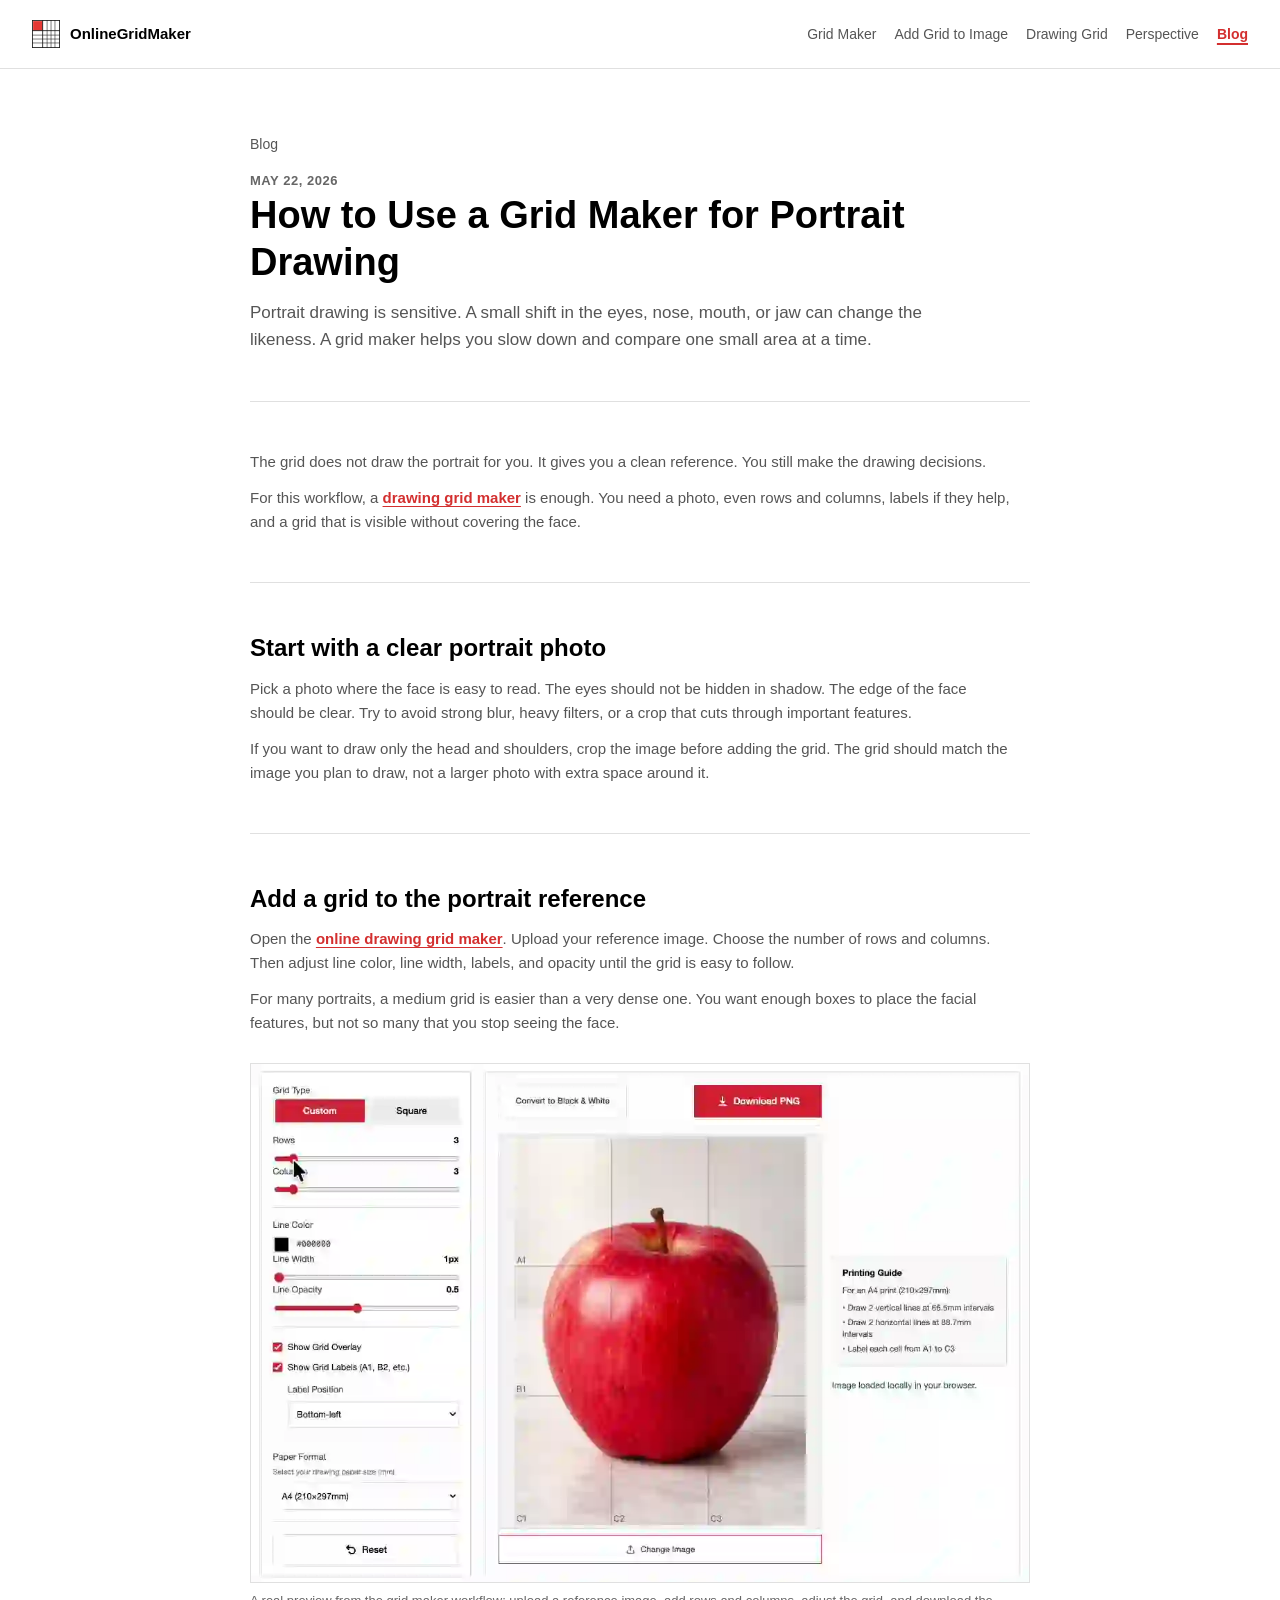
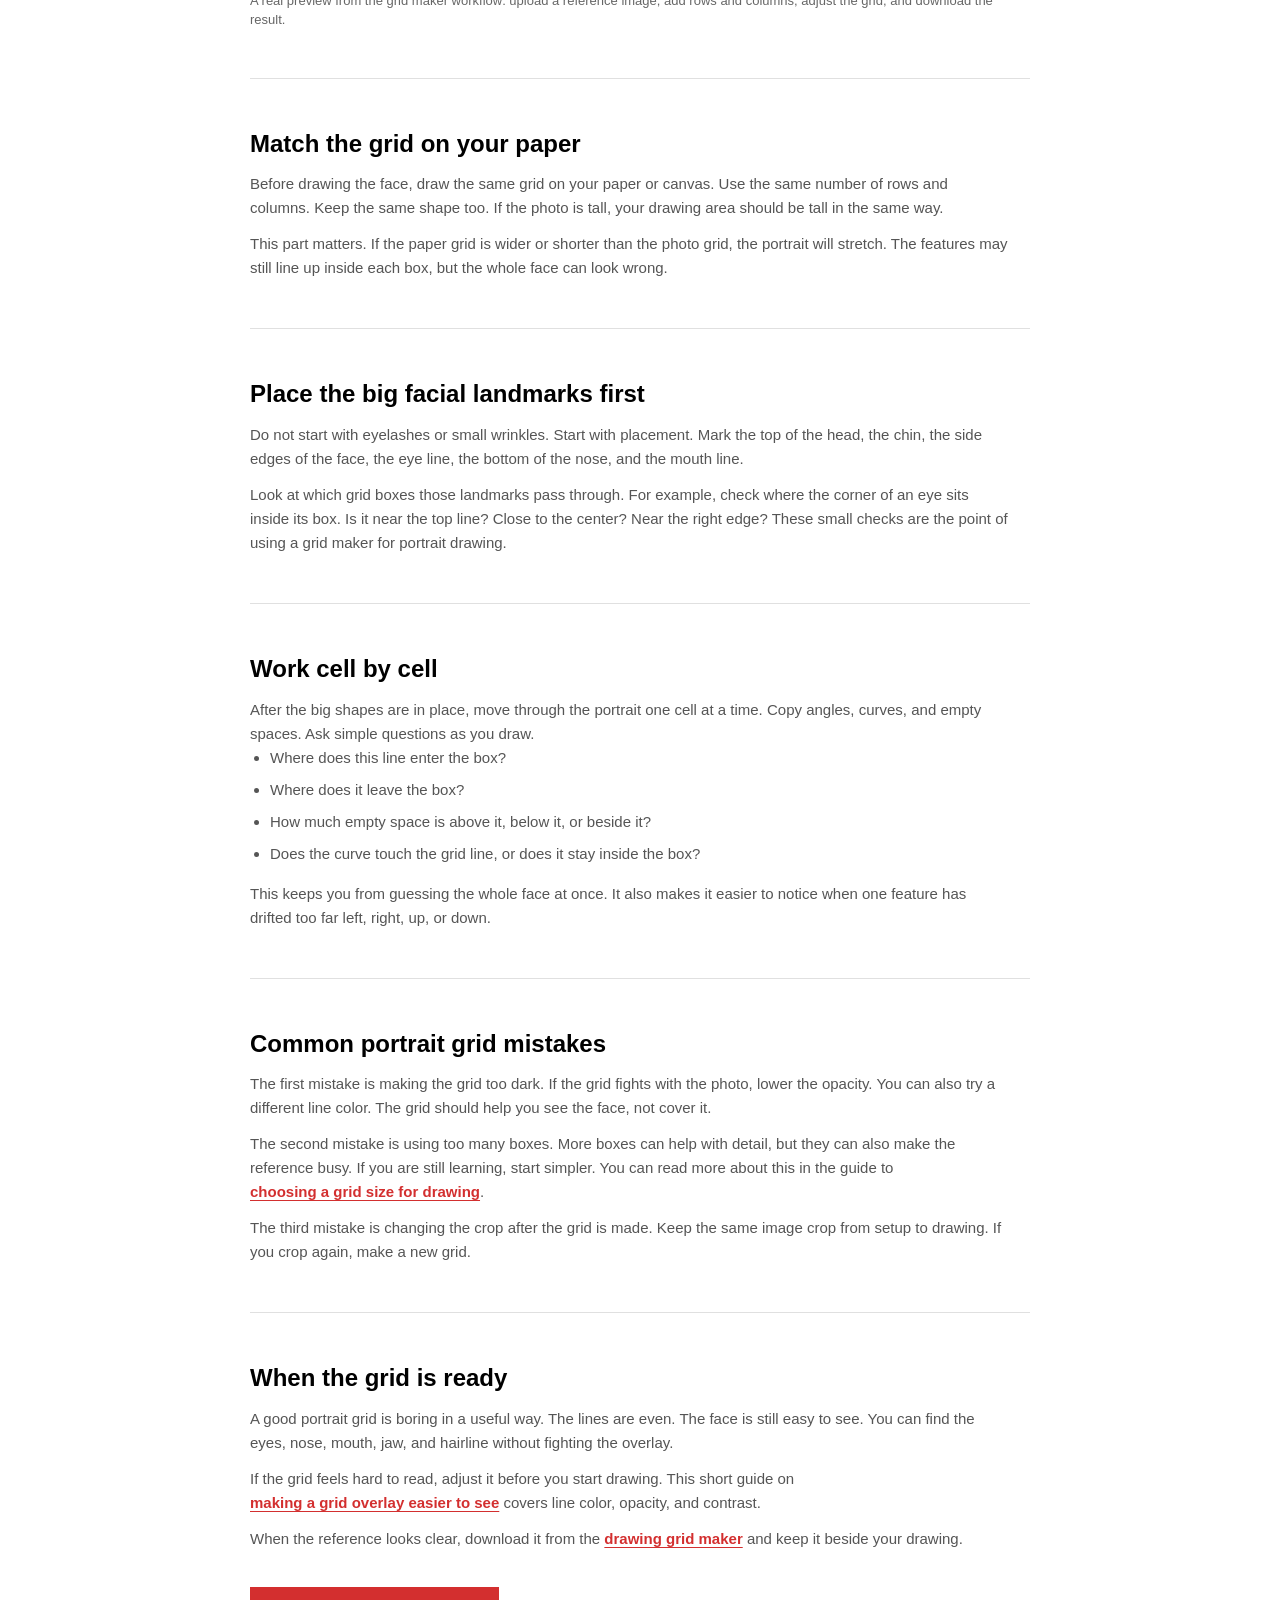
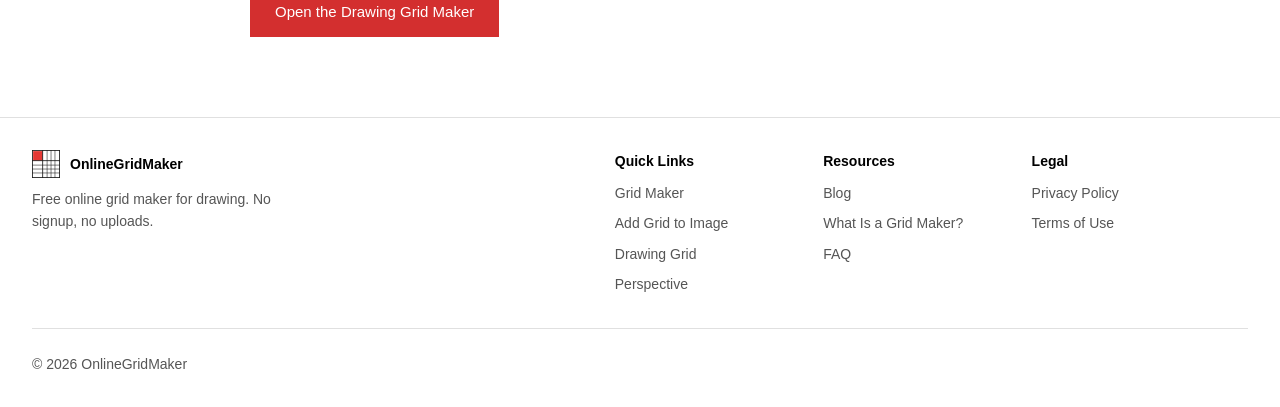
<file: blog/how-to-use-a-grid-maker-for-portrait-drawing/index.html>
<!doctype html>
<html lang="en">
  <head>
    <meta charset="utf-8">
    <meta name="robots" content="index, follow">
    <meta name="viewport" content="width=device-width, initial-scale=1">
    <!-- Google tag (gtag.js) -->
    <script async src="https://www.googletagmanager.com/gtag/js?id=G-TFB3D4MHC4"></script>
    <script>
      window.dataLayer = window.dataLayer || [];
      function gtag(){dataLayer.push(arguments);}
      gtag('js', new Date());

      gtag('config', 'G-TFB3D4MHC4');
    </script>
    <script async src="https://pagead2.googlesyndication.com/pagead/js/adsbygoogle.js?client=ca-pub-7980318949644067"
     crossorigin="anonymous"></script>
    <script type="text/javascript">
      (function(c,l,a,r,i,t,y){
        c[a]=c[a]||function(){(c[a].q=c[a].q||[]).push(arguments)};
        t=l.createElement(r);t.async=1;t.src="https://www.clarity.ms/tag/"+i;
        y=l.getElementsByTagName(r)[0];y.parentNode.insertBefore(t,y);
      })(window, document, "clarity", "script", "wtx2evfzmo");
    </script>
    <title>How to Use a Grid Maker for Portrait Drawing</title>
    <meta name="description" content="A practical guide to using a grid maker for portrait drawing, from choosing a clear photo to placing eyes, nose, mouth, and face shape.">
    <meta property="og:title" content="How to Use a Grid Maker for Portrait Drawing">
    <meta property="og:description" content="Simple steps for using a grid maker to prepare a portrait reference and draw facial proportions more carefully.">
    <meta property="og:type" content="article">
    <meta property="og:url" content="https://onlinegridmaker.com/blog/how-to-use-a-grid-maker-for-portrait-drawing/">
    <meta property="og:image" content="https://onlinegridmaker.com/og-grid-maker.png">
    <meta name="twitter:card" content="summary_large_image">
    <meta name="twitter:image" content="https://onlinegridmaker.com/og-grid-maker.png">
    <link rel="canonical" href="https://onlinegridmaker.com/blog/how-to-use-a-grid-maker-for-portrait-drawing/">
    <link rel="icon" type="image/png" sizes="32x32" href="/favicon-32.png">
    <link rel="icon" type="image/png" sizes="64x64" href="/favicon-64.png">
    <link rel="apple-touch-icon" sizes="180x180" href="/apple-touch-icon.png">
    <link rel="icon" href="/favicon.ico">
    <link rel="stylesheet" href="/style.20260520a.css">
    <script type="application/ld+json">
      {
        "@context": "https://schema.org",
        "@type": "BlogPosting",
        "headline": "How to Use a Grid Maker for Portrait Drawing",
        "description": "A practical guide to using a grid maker for portrait drawing, from choosing a clear photo to placing eyes, nose, mouth, and face shape.",
        "datePublished": "2026-05-22",
        "dateModified": "2026-05-22",
        "author": {
          "@type": "Organization",
          "name": "OnlineGridMaker"
        },
        "publisher": {
          "@type": "Organization",
          "name": "OnlineGridMaker",
          "logo": {
            "@type": "ImageObject",
            "url": "https://onlinegridmaker.com/logo-gridmaker.svg"
          }
        },
        "image": "https://onlinegridmaker.com/demo-preview-poster.webp",
        "mainEntityOfPage": "https://onlinegridmaker.com/blog/how-to-use-a-grid-maker-for-portrait-drawing/"
      }
    </script>
  </head>
  <body data-page="blog">
    <header class="site-header">
      <a class="logo" href="/">
        <img class="logo-mark" src="/logo-gridmaker.svg" alt="OnlineGridMaker logo" width="28" height="28">
        <span class="logo-wordmark">OnlineGridMaker</span>
      </a>
      <nav class="nav" aria-label="Primary navigation">
        <a href="/">Grid Maker</a>
        <a href="/add-grid-to-image">Add Grid to Image</a>
        <a href="/drawing-grid-maker">Drawing Grid</a>
        <a href="/perspective-drawing-grid">Perspective</a>
        <a href="/blog/" aria-current="page">Blog</a>
      </nav>
    </header>

    <main>
      <article class="article">
        <p class="breadcrumb"><a href="/blog/">Blog</a></p>
        <header class="article-header">
          <p class="article-meta">May 22, 2026</p>
          <h1>How to Use a Grid Maker for Portrait Drawing</h1>
          <p>Portrait drawing is sensitive. A small shift in the eyes, nose, mouth, or jaw can change the likeness. A grid maker helps you slow down and compare one small area at a time.</p>
        </header>

        <section class="content-section">
          <p>The grid does not draw the portrait for you. It gives you a clean reference. You still make the drawing decisions.</p>
          <p>For this workflow, a <a class="text-link" href="/drawing-grid-maker">drawing grid maker</a> is enough. You need a photo, even rows and columns, labels if they help, and a grid that is visible without covering the face.</p>
        </section>

        <section class="content-section">
          <h2>Start with a clear portrait photo</h2>
          <p>Pick a photo where the face is easy to read. The eyes should not be hidden in shadow. The edge of the face should be clear. Try to avoid strong blur, heavy filters, or a crop that cuts through important features.</p>
          <p>If you want to draw only the head and shoulders, crop the image before adding the grid. The grid should match the image you plan to draw, not a larger photo with extra space around it.</p>
        </section>

        <section class="content-section">
          <h2>Add a grid to the portrait reference</h2>
          <p>Open the <a class="text-link" href="/drawing-grid-maker">online drawing grid maker</a>. Upload your reference image. Choose the number of rows and columns. Then adjust line color, line width, labels, and opacity until the grid is easy to follow.</p>
          <p>For many portraits, a medium grid is easier than a very dense one. You want enough boxes to place the facial features, but not so many that you stop seeing the face.</p>
          <figure class="article-figure">
            <img src="/demo-preview-poster.webp" alt="Grid maker preview showing a reference image with rows and columns" width="1122" height="746" loading="lazy">
            <figcaption>A real preview from the grid maker workflow: upload a reference image, add rows and columns, adjust the grid, and download the result.</figcaption>
          </figure>
        </section>

        <section class="content-section">
          <h2>Match the grid on your paper</h2>
          <p>Before drawing the face, draw the same grid on your paper or canvas. Use the same number of rows and columns. Keep the same shape too. If the photo is tall, your drawing area should be tall in the same way.</p>
          <p>This part matters. If the paper grid is wider or shorter than the photo grid, the portrait will stretch. The features may still line up inside each box, but the whole face can look wrong.</p>
        </section>

        <section class="content-section">
          <h2>Place the big facial landmarks first</h2>
          <p>Do not start with eyelashes or small wrinkles. Start with placement. Mark the top of the head, the chin, the side edges of the face, the eye line, the bottom of the nose, and the mouth line.</p>
          <p>Look at which grid boxes those landmarks pass through. For example, check where the corner of an eye sits inside its box. Is it near the top line? Close to the center? Near the right edge? These small checks are the point of using a grid maker for portrait drawing.</p>
        </section>

        <section class="content-section">
          <h2>Work cell by cell</h2>
          <p>After the big shapes are in place, move through the portrait one cell at a time. Copy angles, curves, and empty spaces. Ask simple questions as you draw.</p>
          <ul class="article-list">
            <li>Where does this line enter the box?</li>
            <li>Where does it leave the box?</li>
            <li>How much empty space is above it, below it, or beside it?</li>
            <li>Does the curve touch the grid line, or does it stay inside the box?</li>
          </ul>
          <p>This keeps you from guessing the whole face at once. It also makes it easier to notice when one feature has drifted too far left, right, up, or down.</p>
        </section>

        <section class="content-section">
          <h2>Common portrait grid mistakes</h2>
          <p>The first mistake is making the grid too dark. If the grid fights with the photo, lower the opacity. You can also try a different line color. The grid should help you see the face, not cover it.</p>
          <p>The second mistake is using too many boxes. More boxes can help with detail, but they can also make the reference busy. If you are still learning, start simpler. You can read more about this in the guide to <a class="text-link" href="/blog/best-grid-size-for-drawing/">choosing a grid size for drawing</a>.</p>
          <p>The third mistake is changing the crop after the grid is made. Keep the same image crop from setup to drawing. If you crop again, make a new grid.</p>
        </section>

        <section class="content-section">
          <h2>When the grid is ready</h2>
          <p>A good portrait grid is boring in a useful way. The lines are even. The face is still easy to see. You can find the eyes, nose, mouth, jaw, and hairline without fighting the overlay.</p>
          <p>If the grid feels hard to read, adjust it before you start drawing. This short guide on <a class="text-link" href="/blog/make-grid-overlay-easy-to-see/">making a grid overlay easier to see</a> covers line color, opacity, and contrast.</p>
          <p>When the reference looks clear, download it from the <a class="text-link" href="/drawing-grid-maker">drawing grid maker</a> and keep it beside your drawing.</p>
        </section>

        <p class="article-cta"><a class="button primary" href="/drawing-grid-maker">Open the Drawing Grid Maker</a></p>
      </article>
    </main>

    <footer class="site-footer">
      <div class="footer-content">
        <div class="footer-brand">
          <a class="logo" href="/">
            <img class="logo-mark" src="/logo-gridmaker.svg" alt="OnlineGridMaker logo" width="28" height="28">
            <span class="logo-wordmark">OnlineGridMaker</span>
          </a>
          <p>Free online grid maker for drawing. No signup, no uploads.</p>
        </div>
        <div class="footer-links">
          <div class="link-group">
            <h4>Quick Links</h4>
            <a href="/">Grid Maker</a>
            <a href="/add-grid-to-image">Add Grid to Image</a>
            <a href="/drawing-grid-maker">Drawing Grid</a>
            <a href="/perspective-drawing-grid">Perspective</a>
          </div>
          <div class="link-group">
            <h4>Resources</h4>
            <a href="/blog/">Blog</a>
            <a href="/#what-title">What Is a Grid Maker?</a>
            <a href="/#faq-title">FAQ</a>
          </div>
          <div class="link-group">
            <h4>Legal</h4>
            <a href="/privacy">Privacy Policy</a>
            <a href="/terms">Terms of Use</a>
          </div>
        </div>
      </div>
      <div class="footer-bottom">
        <span>&copy; 2026 OnlineGridMaker</span>
      </div>
    </footer>
  </body>
</html>
</file>
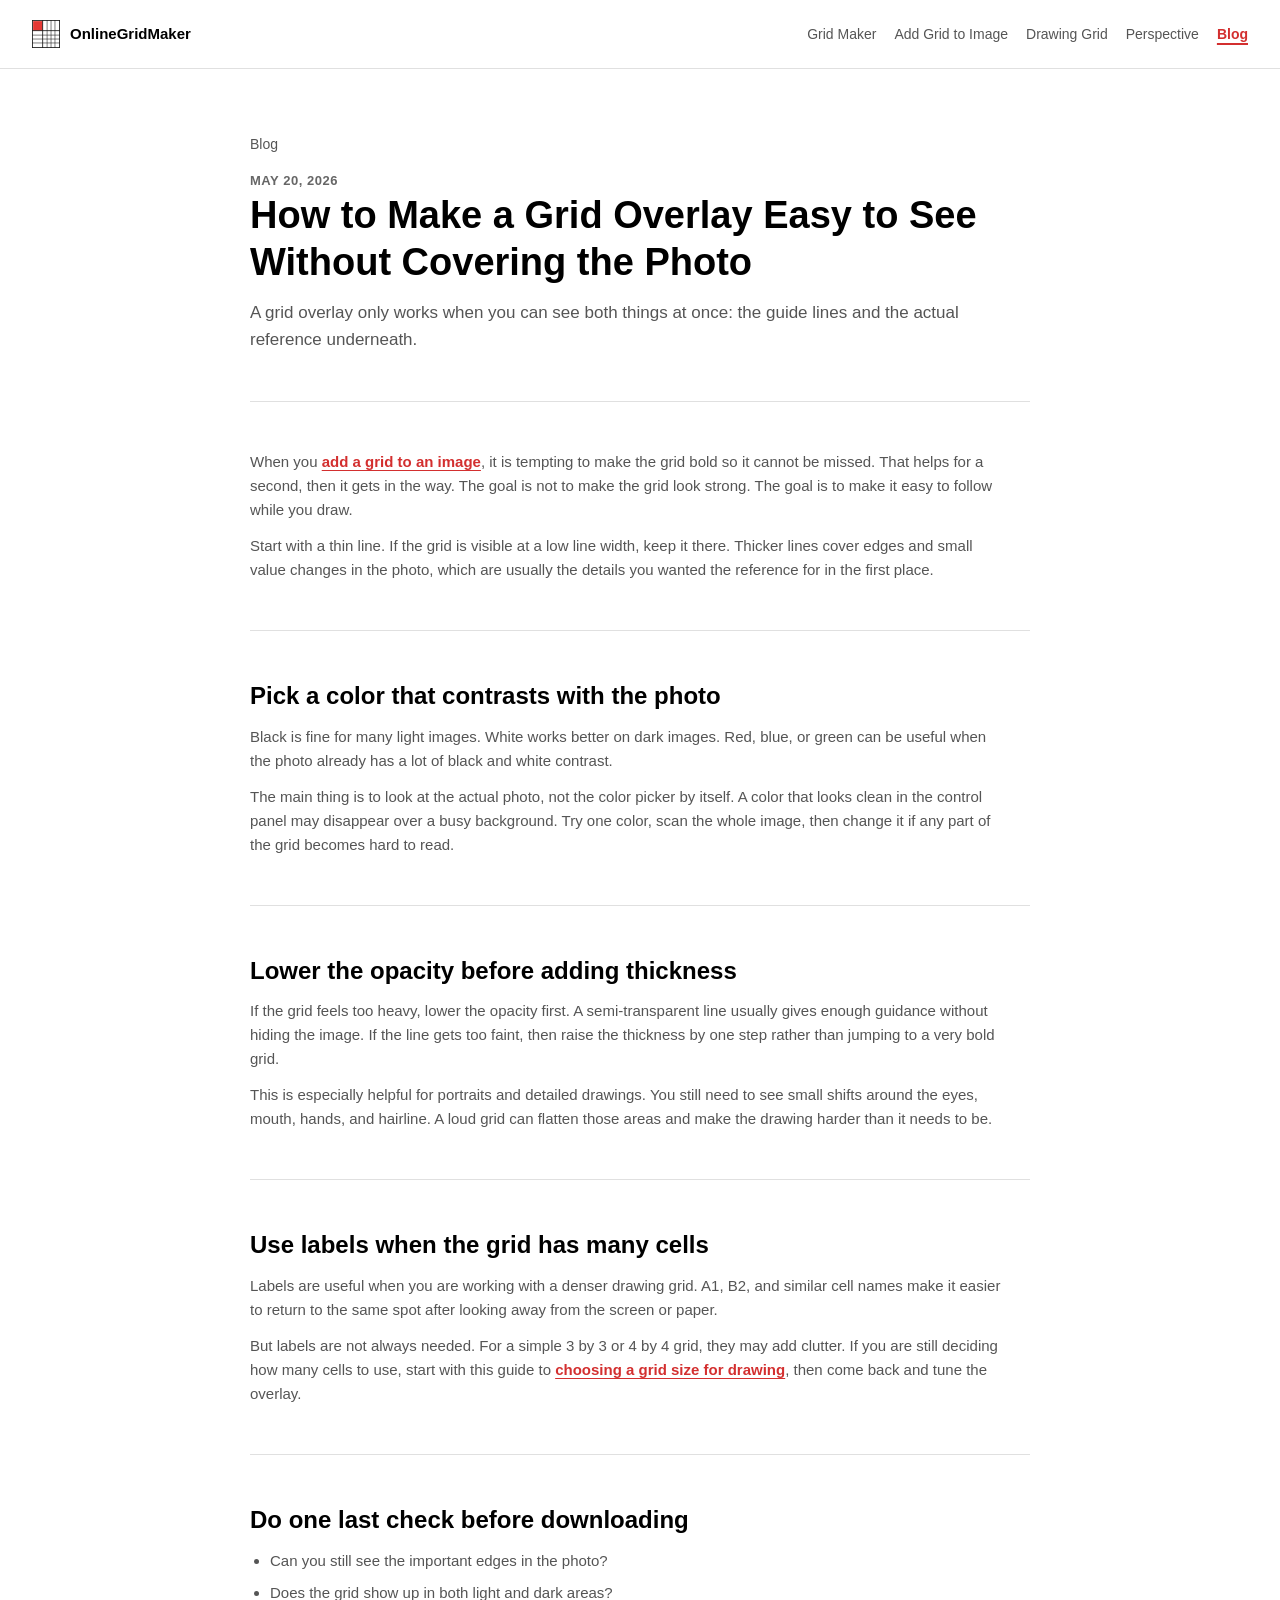
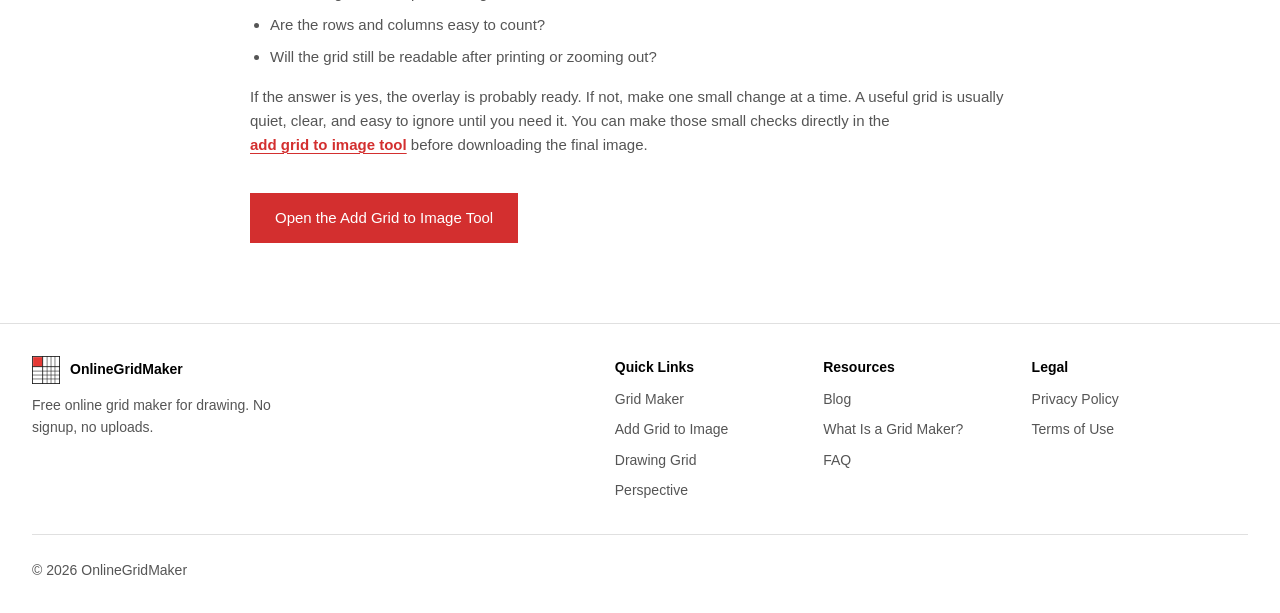
<file: blog/make-grid-overlay-easy-to-see/index.html>
<!doctype html>
<html lang="en">
  <head>
    <meta charset="utf-8">
    <meta name="robots" content="index, follow">
    <meta name="viewport" content="width=device-width, initial-scale=1">
    <!-- Google tag (gtag.js) -->
    <script async src="https://www.googletagmanager.com/gtag/js?id=G-TFB3D4MHC4"></script>
    <script>
      window.dataLayer = window.dataLayer || [];
      function gtag(){dataLayer.push(arguments);}
      gtag('js', new Date());

      gtag('config', 'G-TFB3D4MHC4');
    </script>
    <script async src="https://pagead2.googlesyndication.com/pagead/js/adsbygoogle.js?client=ca-pub-7980318949644067"
     crossorigin="anonymous"></script>
    <script type="text/javascript">
      (function(c,l,a,r,i,t,y){
        c[a]=c[a]||function(){(c[a].q=c[a].q||[]).push(arguments)};
        t=l.createElement(r);t.async=1;t.src="https://www.clarity.ms/tag/"+i;
        y=l.getElementsByTagName(r)[0];y.parentNode.insertBefore(t,y);
      })(window, document, "clarity", "script", "wtx2evfzmo");
    </script>
    <title>How to Make a Grid Overlay Easy to See - OnlineGridMaker</title>
    <meta name="description" content="Simple tips for making a grid overlay readable without covering the reference photo you want to draw.">
    <meta property="og:title" content="How to Make a Grid Overlay Easy to See">
    <meta property="og:description" content="Simple tips for making a grid overlay readable without covering the reference photo you want to draw.">
    <meta property="og:type" content="article">
    <meta property="og:url" content="https://onlinegridmaker.com/blog/make-grid-overlay-easy-to-see/">
    <meta property="og:image" content="https://onlinegridmaker.com/og-grid-maker.png">
    <meta name="twitter:card" content="summary_large_image">
    <meta name="twitter:image" content="https://onlinegridmaker.com/og-grid-maker.png">
    <link rel="canonical" href="https://onlinegridmaker.com/blog/make-grid-overlay-easy-to-see/">
    <link rel="icon" type="image/png" sizes="32x32" href="/favicon-32.png">
    <link rel="icon" type="image/png" sizes="64x64" href="/favicon-64.png">
    <link rel="apple-touch-icon" sizes="180x180" href="/apple-touch-icon.png">
    <link rel="icon" href="/favicon.ico">
    <link rel="stylesheet" href="/style.20260520.css">
    <script type="application/ld+json">
      {
        "@context": "https://schema.org",
        "@type": "BlogPosting",
        "headline": "How to Make a Grid Overlay Easy to See Without Covering the Photo",
        "description": "Simple tips for making a grid overlay readable without covering the reference photo you want to draw.",
        "datePublished": "2026-05-20",
        "dateModified": "2026-05-20",
        "author": {
          "@type": "Organization",
          "name": "OnlineGridMaker"
        },
        "publisher": {
          "@type": "Organization",
          "name": "OnlineGridMaker",
          "logo": {
            "@type": "ImageObject",
            "url": "https://onlinegridmaker.com/logo-gridmaker.svg"
          }
        },
        "mainEntityOfPage": "https://onlinegridmaker.com/blog/make-grid-overlay-easy-to-see/"
      }
    </script>
  </head>
  <body data-page="blog">
    <header class="site-header">
      <a class="logo" href="/">
        <img class="logo-mark" src="/logo-gridmaker.svg" alt="OnlineGridMaker logo" width="28" height="28">
        <span class="logo-wordmark">OnlineGridMaker</span>
      </a>
      <nav class="nav" aria-label="Primary navigation">
        <a href="/">Grid Maker</a>
        <a href="/add-grid-to-image">Add Grid to Image</a>
        <a href="/drawing-grid-maker">Drawing Grid</a>
        <a href="/perspective-drawing-grid">Perspective</a>
        <a href="/blog/" aria-current="page">Blog</a>
      </nav>
    </header>

    <main>
      <article class="article">
        <p class="breadcrumb"><a href="/blog/">Blog</a></p>
        <header class="article-header">
          <p class="article-meta">May 20, 2026</p>
          <h1>How to Make a Grid Overlay Easy to See Without Covering the Photo</h1>
          <p>A grid overlay only works when you can see both things at once: the guide lines and the actual reference underneath.</p>
        </header>

        <section class="content-section">
          <p>When you <a class="text-link" href="/add-grid-to-image">add a grid to an image</a>, it is tempting to make the grid bold so it cannot be missed. That helps for a second, then it gets in the way. The goal is not to make the grid look strong. The goal is to make it easy to follow while you draw.</p>
          <p>Start with a thin line. If the grid is visible at a low line width, keep it there. Thicker lines cover edges and small value changes in the photo, which are usually the details you wanted the reference for in the first place.</p>
        </section>

        <section class="content-section">
          <h2>Pick a color that contrasts with the photo</h2>
          <p>Black is fine for many light images. White works better on dark images. Red, blue, or green can be useful when the photo already has a lot of black and white contrast.</p>
          <p>The main thing is to look at the actual photo, not the color picker by itself. A color that looks clean in the control panel may disappear over a busy background. Try one color, scan the whole image, then change it if any part of the grid becomes hard to read.</p>
        </section>

        <section class="content-section">
          <h2>Lower the opacity before adding thickness</h2>
          <p>If the grid feels too heavy, lower the opacity first. A semi-transparent line usually gives enough guidance without hiding the image. If the line gets too faint, then raise the thickness by one step rather than jumping to a very bold grid.</p>
          <p>This is especially helpful for portraits and detailed drawings. You still need to see small shifts around the eyes, mouth, hands, and hairline. A loud grid can flatten those areas and make the drawing harder than it needs to be.</p>
        </section>

        <section class="content-section">
          <h2>Use labels when the grid has many cells</h2>
          <p>Labels are useful when you are working with a denser drawing grid. A1, B2, and similar cell names make it easier to return to the same spot after looking away from the screen or paper.</p>
          <p>But labels are not always needed. For a simple 3 by 3 or 4 by 4 grid, they may add clutter. If you are still deciding how many cells to use, start with this guide to <a class="text-link" href="/blog/best-grid-size-for-drawing/">choosing a grid size for drawing</a>, then come back and tune the overlay.</p>
        </section>

        <section class="content-section">
          <h2>Do one last check before downloading</h2>
          <ul class="article-list">
            <li>Can you still see the important edges in the photo?</li>
            <li>Does the grid show up in both light and dark areas?</li>
            <li>Are the rows and columns easy to count?</li>
            <li>Will the grid still be readable after printing or zooming out?</li>
          </ul>
          <p>If the answer is yes, the overlay is probably ready. If not, make one small change at a time. A useful grid is usually quiet, clear, and easy to ignore until you need it. You can make those small checks directly in the <a class="text-link" href="/add-grid-to-image">add grid to image tool</a> before downloading the final image.</p>
        </section>

        <p class="article-cta"><a class="button primary" href="/add-grid-to-image">Open the Add Grid to Image Tool</a></p>
      </article>
    </main>

    <footer class="site-footer">
      <div class="footer-content">
        <div class="footer-brand">
          <a class="logo" href="/">
            <img class="logo-mark" src="/logo-gridmaker.svg" alt="OnlineGridMaker logo" width="28" height="28">
            <span class="logo-wordmark">OnlineGridMaker</span>
          </a>
          <p>Free online grid maker for drawing. No signup, no uploads.</p>
        </div>
        <div class="footer-links">
          <div class="link-group">
            <h4>Quick Links</h4>
            <a href="/">Grid Maker</a>
            <a href="/add-grid-to-image">Add Grid to Image</a>
            <a href="/drawing-grid-maker">Drawing Grid</a>
            <a href="/perspective-drawing-grid">Perspective</a>
          </div>
          <div class="link-group">
            <h4>Resources</h4>
            <a href="/blog/">Blog</a>
            <a href="/#what-title">What Is a Grid Maker?</a>
            <a href="/#faq-title">FAQ</a>
          </div>
          <div class="link-group">
            <h4>Legal</h4>
            <a href="/privacy">Privacy Policy</a>
            <a href="/terms">Terms of Use</a>
          </div>
        </div>
      </div>
      <div class="footer-bottom">
        <span>&copy; 2026 OnlineGridMaker</span>
      </div>
    </footer>
  </body>
</html>
</file>
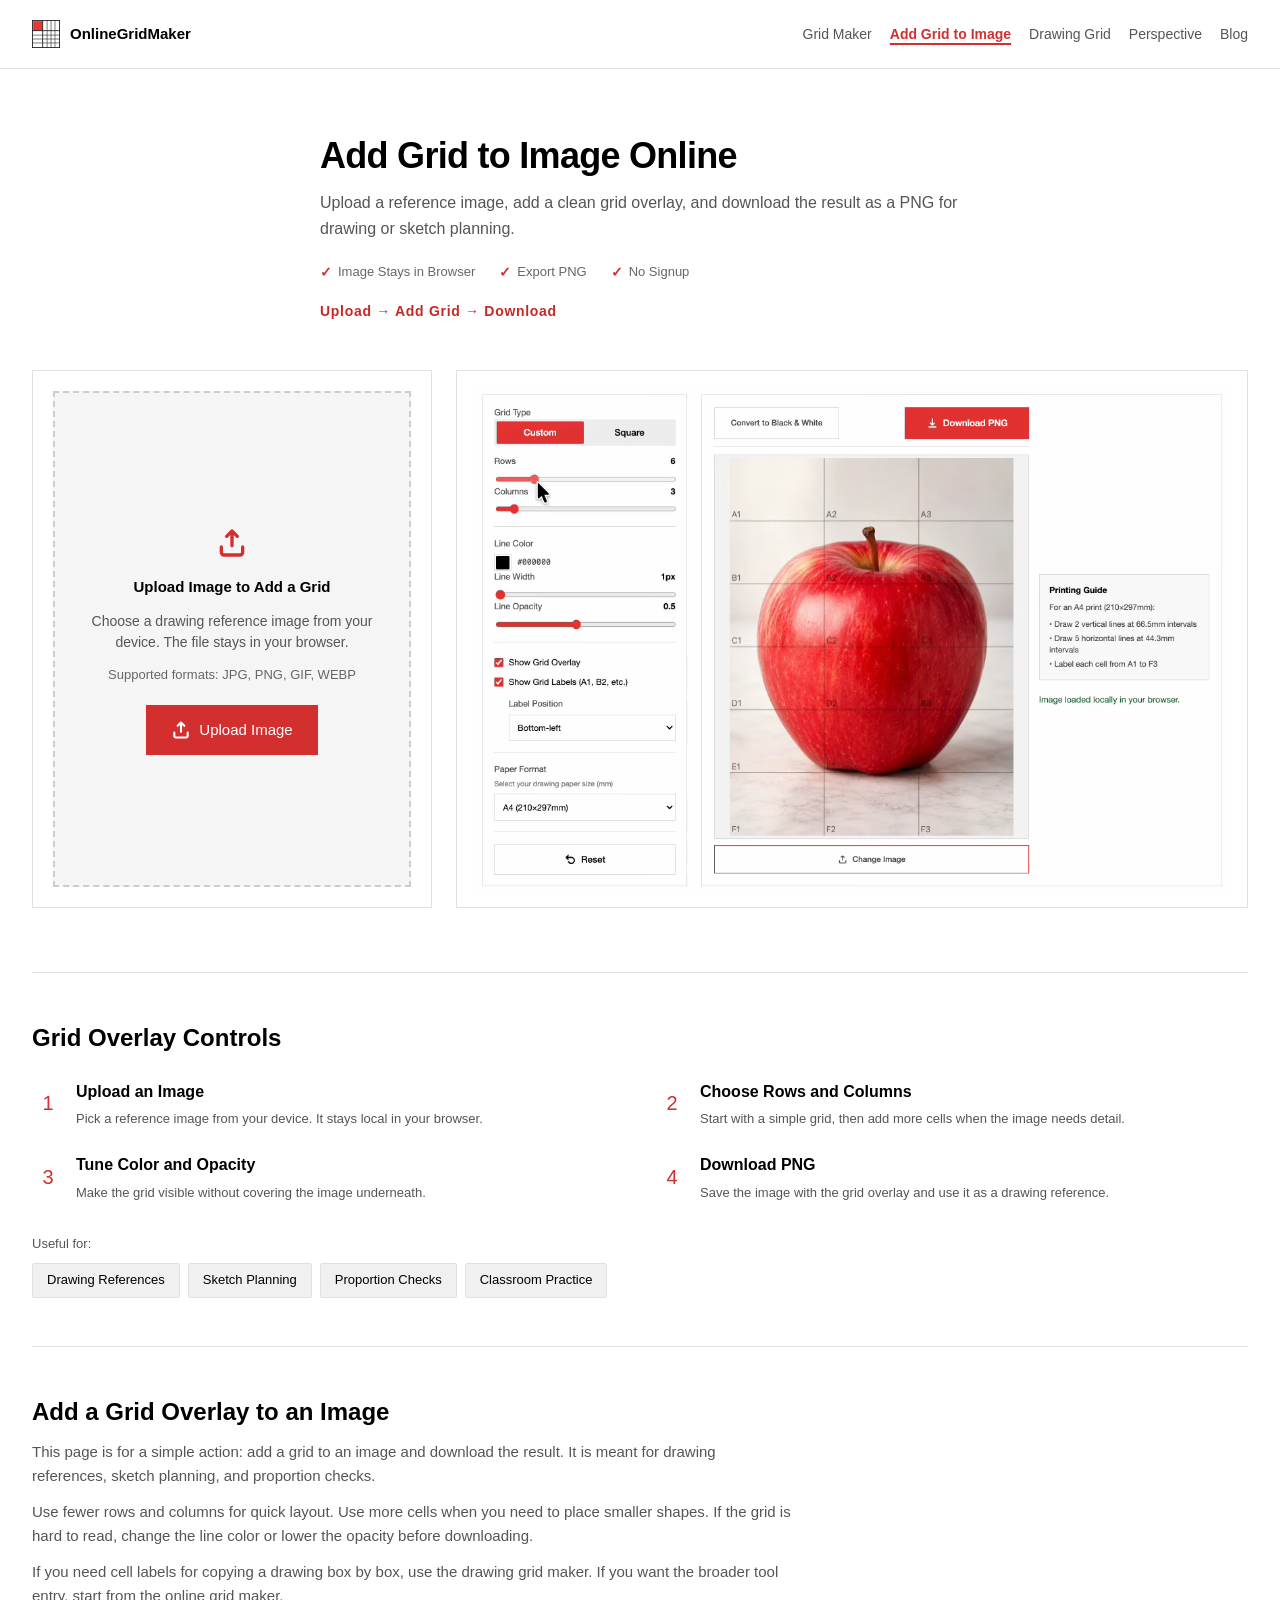
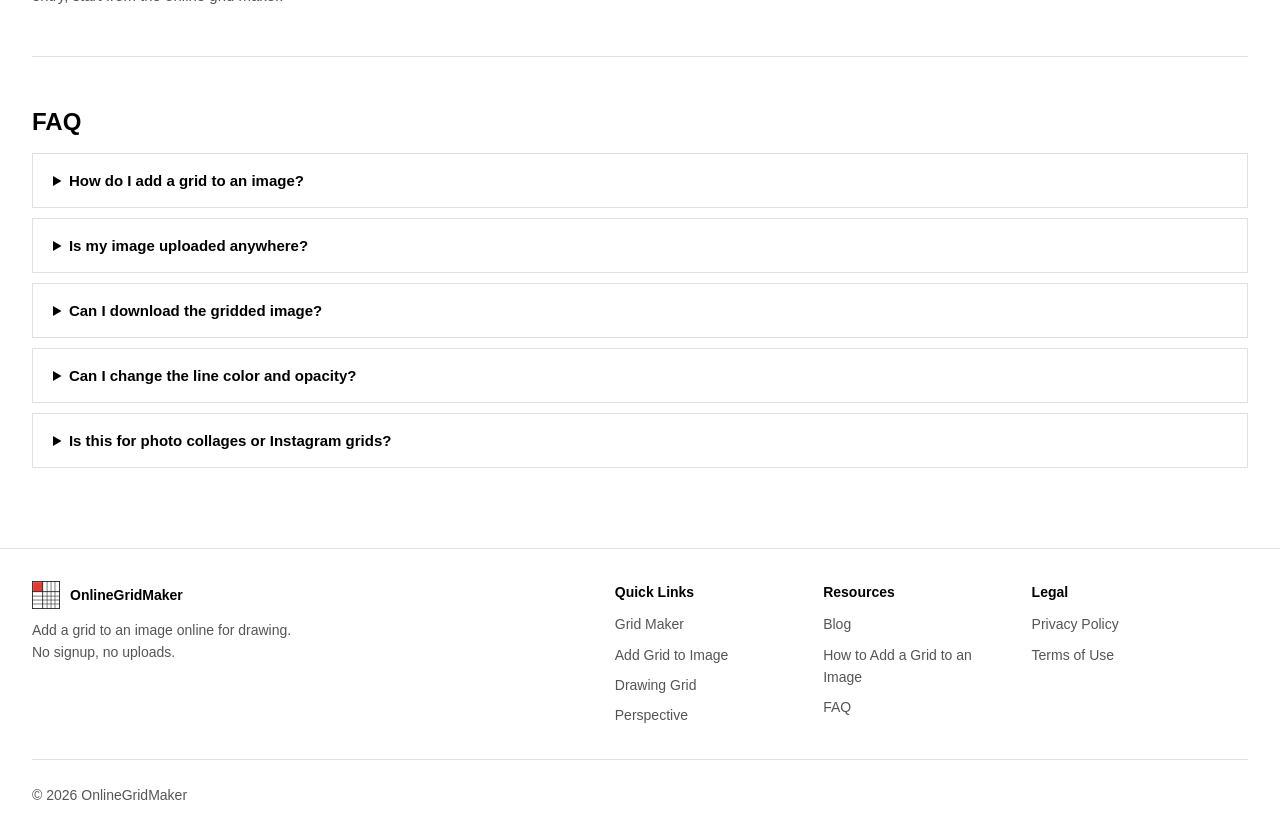
<file: add-grid-to-image.html>
<!doctype html>
<html lang="en">
  <head>
    <meta charset="utf-8">
    <meta name="robots" content="index, follow">
    <meta name="viewport" content="width=device-width, initial-scale=1">
    <!-- Google tag (gtag.js) -->
    <script async src="https://www.googletagmanager.com/gtag/js?id=G-TFB3D4MHC4"></script>
    <script>
      window.dataLayer = window.dataLayer || [];
      function gtag(){dataLayer.push(arguments);}
      gtag('js', new Date());

      gtag('config', 'G-TFB3D4MHC4');
    </script>
    <script async src="https://pagead2.googlesyndication.com/pagead/js/adsbygoogle.js?client=ca-pub-7980318949644067"
     crossorigin="anonymous"></script>
    <script type="text/javascript">
      (function(c,l,a,r,i,t,y){
        c[a]=c[a]||function(){(c[a].q=c[a].q||[]).push(arguments)};
        t=l.createElement(r);t.async=1;t.src="https://www.clarity.ms/tag/"+i;
        y=l.getElementsByTagName(r)[0];y.parentNode.insertBefore(t,y);
      })(window, document, "clarity", "script", "wtx2evfzmo");
    </script>
    <title>Add Grid to Image Online for Drawing References</title>
    <meta name="description" content="Add a grid to an image online for drawing references. Upload an image, choose rows and columns, adjust line color and opacity, then download a PNG.">
    <meta property="og:title" content="Add Grid to Image Online for Drawing References">
    <meta property="og:description" content="Upload an image, add a grid overlay, adjust rows and columns, and download a PNG for drawing.">
    <meta property="og:type" content="website">
    <meta property="og:url" content="https://onlinegridmaker.com/add-grid-to-image">
    <meta property="og:image" content="https://onlinegridmaker.com/og-grid-maker.png">
    <meta property="og:image:width" content="1200">
    <meta property="og:image:height" content="630">
    <meta name="twitter:card" content="summary_large_image">
    <meta name="twitter:image" content="https://onlinegridmaker.com/og-grid-maker.png">
    <meta name="twitter:title" content="Add Grid to Image Online for Drawing References">
    <meta name="twitter:description" content="Upload an image, add a grid overlay, adjust rows and columns, and download a PNG for drawing.">
    <link rel="canonical" href="https://onlinegridmaker.com/add-grid-to-image">
    <link rel="icon" type="image/png" sizes="32x32" href="/favicon-32.png">
    <link rel="icon" type="image/png" sizes="64x64" href="/favicon-64.png">
    <link rel="apple-touch-icon" sizes="180x180" href="/apple-touch-icon.png">
    <link rel="icon" href="/favicon.ico">
    <link rel="stylesheet" href="style.20260520a.css">
    <script type="application/ld+json">
      {
        "@context": "https://schema.org",
        "@type": "WebApplication",
        "name": "Add Grid to Image Online for Drawing References",
        "url": "https://onlinegridmaker.com/add-grid-to-image",
        "logo": "https://onlinegridmaker.com/logo-gridmaker.svg",
        "image": "https://onlinegridmaker.com/og-grid-maker.png",
        "description": "Add a grid to an image online for drawing references. Upload an image, choose rows and columns, adjust line color and opacity, then download a PNG.",
        "applicationCategory": "DesignApplication",
        "operatingSystem": "Any",
        "offers": {
          "@type": "Offer",
          "price": "0",
          "priceCurrency": "USD"
        }
      }
    </script>
    <script type="application/ld+json">
      {
        "@context": "https://schema.org",
        "@type": "FAQPage",
        "mainEntity": [
          {
            "@type": "Question",
            "name": "How do I add a grid to an image?",
            "acceptedAnswer": {
              "@type": "Answer",
              "text": "Upload an image, choose the number of rows and columns, adjust line color and opacity, then download the gridded image as a PNG."
            }
          },
          {
            "@type": "Question",
            "name": "Is my image uploaded to a server?",
            "acceptedAnswer": {
              "@type": "Answer",
              "text": "No. The image is processed locally in your browser and is not uploaded to a server."
            }
          },
          {
            "@type": "Question",
            "name": "Can I change the grid line color?",
            "acceptedAnswer": {
              "@type": "Answer",
              "text": "Yes. You can change line color, line width, opacity, rows, and columns before exporting the image."
            }
          },
          {
            "@type": "Question",
            "name": "What image formats are supported?",
            "acceptedAnswer": {
              "@type": "Answer",
              "text": "The tool supports JPG, PNG, WebP, and static GIF files within browser processing limits."
            }
          },
          {
            "@type": "Question",
            "name": "Can I use the result for drawing?",
            "acceptedAnswer": {
              "@type": "Answer",
              "text": "Yes. The page is intended for drawing and reference images, so you can download a gridded image and use it beside your sketch."
            }
          }
        ]
      }
    </script>
  </head>
  <body data-page="addImage">
    <header class="site-header">
      <a class="logo" href="/">
        <img class="logo-mark" src="/logo-gridmaker.svg" alt="OnlineGridMaker logo" width="28" height="28">
        <span class="logo-wordmark">OnlineGridMaker</span>
      </a>
      <nav class="nav" aria-label="Primary navigation">
        <a href="/">Grid Maker</a>
        <a href="/add-grid-to-image" aria-current="page">Add Grid to Image</a>
        <a href="/drawing-grid-maker">Drawing Grid</a>
        <a href="/perspective-drawing-grid">Perspective</a>
        <a href="/blog/">Blog</a>
      </nav>
    </header>

    <main>
      <section class="hero" aria-labelledby="page-title">
        <h1 id="page-title">Add Grid to Image Online</h1>
        <p>Upload a reference image, add a clean grid overlay, and download the result as a PNG for drawing or sketch planning.</p>
        <div class="trust-badges" aria-label="How this add grid to image tool works">
          <span class="trust-item"><span class="ti-check" aria-hidden="true">✓</span> Image Stays in Browser</span>
          <span class="trust-item"><span class="ti-check" aria-hidden="true">✓</span> Export PNG</span>
          <span class="trust-item"><span class="ti-check" aria-hidden="true">✓</span> No Signup</span>
        </div>
        <p class="flow-hint">Upload → Add Grid → Download</p>
      </section>

      <section class="tool" data-state="demo" aria-label="Add grid to image tool">
        <form class="controls" id="controls" aria-label="Grid overlay settings">
          <fieldset class="segmented-field" aria-label="Grid Type">
            <legend>Grid Type</legend>
            <div class="segmented-control">
              <button class="segmented-option is-active" id="gridTypeCustom" type="button" data-grid-type="custom" aria-pressed="true">Custom</button>
              <button class="segmented-option" id="gridTypeSquare" type="button" data-grid-type="square" aria-pressed="false">Square</button>
            </div>
          </fieldset>

          <label class="field field-wide slider-field">
            <span>Rows <output id="rowsValue" for="rows">4</output></span>
            <input id="rows" name="rows" type="range" min="1" max="26" step="1" value="4">
          </label>
          <label class="field field-wide slider-field">
            <span>Columns <output id="colsValue" for="cols">4</output></span>
            <input id="cols" name="cols" type="range" min="1" max="26" step="1" value="4">
          </label>
          <div class="control-divider"></div>

          <div class="field">
            <span>Line Color</span>
            <div class="color-field">
              <input id="color" name="color" type="hidden" value="#000000">
              <button class="color-trigger" id="colorTrigger" type="button" aria-haspopup="dialog" aria-expanded="false" aria-controls="colorPopover" aria-label="Choose line color">
                <span class="color-swatch" id="colorSwatch" aria-hidden="true"></span>
              </button>
              <span class="color-hex" id="colorHex">#000000</span>
              <div class="color-popover" id="colorPopover" role="dialog" aria-label="Line color picker" hidden>
                <canvas class="color-spectrum" id="colorSpectrum" width="232" height="130"></canvas>
                <div class="color-toolbar">
                  <button class="eyedropper-btn" id="eyedropperBtn" type="button" aria-label="Pick color from screen">
                    <svg viewBox="0 0 24 24" aria-hidden="true" focusable="false">
                      <path d="m19 3 2 2-5 5 1 1-2 2-1-1-7 7H4v-3l7-7-1-1 2-2 1 1 5-5Z"></path>
                    </svg>
                  </button>
                  <span class="picker-preview" id="pickerPreview" aria-hidden="true"></span>
                  <label class="color-slider">
                    <span class="sr-only">Base color</span>
                    <input id="colorHue" type="range" min="0" max="360" step="1" value="0">
                  </label>
                </div>
                <div class="rgb-grid" aria-label="RGB color values">
                  <label>
                    <input id="colorRed" type="number" min="0" max="255" step="1" value="0">
                    <span>R</span>
                  </label>
                  <label>
                    <input id="colorGreen" type="number" min="0" max="255" step="1" value="0">
                    <span>G</span>
                  </label>
                  <label>
                    <input id="colorBlue" type="number" min="0" max="255" step="1" value="0">
                    <span>B</span>
                  </label>
                </div>
              </div>
            </div>
          </div>
          <label class="field field-wide slider-field">
            <span>Line Width <output id="lineWidthValue" for="lineWidth">2px</output></span>
            <input id="lineWidth" name="lineWidth" type="range" min="1" max="10" step="1" value="2">
          </label>
          <label class="field field-wide slider-field">
            <span>Line Opacity <output id="opacityValue" for="opacity">0.6</output></span>
            <input id="opacity" name="opacity" type="range" min="0.1" max="1" step="0.1" value="0.6">
          </label>
          <div class="control-divider"></div>

          <label class="show-grid-toggle">
            <input id="showGrid" name="showGrid" type="checkbox" checked>
            Show Grid Overlay
          </label>
          <div class="label-options">
            <label><input id="labels" name="labels" type="checkbox"> Show Grid Labels (A1, B2, etc.)</label>
            <label class="field label-position" id="labelPositionField">
              <span>Label Position</span>
              <select id="labelPosition" name="labelPosition">
                <option value="bottom-left" selected>Bottom-left</option>
                <option value="top-left">Top-left</option>
              </select>
            </label>
          </div>
          <div class="control-divider"></div>

          <div class="actions">
            <button class="button secondary" id="resetBtn" type="reset">
              <svg viewBox="0 0 24 24" aria-hidden="true" focusable="false">
                <path d="M4 7h10a6 6 0 1 1-5.3 8.8M4 7l4-4M4 7l4 4"></path>
              </svg>
              Reset
            </button>
          </div>
        </form>

        <div class="preview-card has-sidebar">
          <div class="preview-main">
            <div class="preview-topbar" id="previewTopbar" hidden>
              <button type="button" class="toggle-btn" id="grayscaleToggle">Convert to Black &amp; White</button>
              <button class="button primary" id="downloadBtn" type="button" disabled>
                <svg viewBox="0 0 24 24" aria-hidden="true" focusable="false">
                  <path d="M12 3v12m0 0 4-4m-4 4-4-4M5 19h14"></path>
                </svg>
                Download PNG
              </button>
            </div>

            <label class="upload-zone" id="uploadZone" for="imageInput" tabindex="0">
              <input id="imageInput" type="file" accept="image/jpeg,image/png,image/webp,image/gif">
              <span class="upload-icon" aria-hidden="true">
                <svg viewBox="0 0 24 24" focusable="false">
                  <path d="M12 3v11m0-11 4 4m-4-4-4 4M4 15v4a2 2 0 0 0 2 2h12a2 2 0 0 0 2-2v-4"></path>
                </svg>
              </span>
              <span class="upload-title">Upload Image to Add a Grid</span>
              <span class="upload-subtitle">Choose a drawing reference image from your device. The file stays in your browser.</span>
              <span class="upload-note">Supported formats: JPG, PNG, GIF, WEBP</span>
              <button class="button primary upload-btn" type="button" id="uploadBtn">
                <svg viewBox="0 0 24 24" aria-hidden="true" focusable="false">
                  <path d="M12 3v11m0-11 4 4m-4-4-4 4M4 15v4a2 2 0 0 0 2 2h12a2 2 0 0 0 2-2v-4"></path>
                </svg>
                Upload Image
              </button>
            </label>

            <div class="canvas-wrap" id="canvasWrap" hidden>
              <canvas id="gridCanvas"></canvas>
            </div>

            <button class="button change-image-btn" id="changeImageBtn" type="button" hidden>
              <svg viewBox="0 0 24 24" aria-hidden="true" focusable="false">
                <path d="M12 3v11m0-11 4 4m-4-4-4 4M4 15v4a2 2 0 0 0 2 2h12a2 2 0 0 0 2-2v-4"></path>
              </svg>
              Change Image
            </button>
          </div>

          <div class="preview-sidebar">
            <p class="message" id="statusMessage" role="status" aria-live="polite"></p>
          </div>
        </div>

        <div class="demo-preview">
          <img class="demo-preview-poster" src="demo-preview-poster.webp" alt="Add grid to image preview showing rows and columns over a reference image" width="1122" height="746" loading="lazy">
          <video id="demoVideo" aria-label="Add grid to image demo: upload an image, adjust grid lines, and download PNG" width="1122" height="746" autoplay loop muted playsinline preload="none" poster="demo-preview-poster.webp">
            <source data-src="demo-preview.webm" type="video/webm">
            <source data-src="demo-preview.mp4" type="video/mp4">
            <track kind="captions" src="demo-preview-captions.vtt" srclang="en" label="English">
          </video>
        </div>
      </section>

      <section class="features-compact" aria-labelledby="features-title">
        <h2 id="features-title">Grid Overlay Controls</h2>
        <div class="feature-list">
          <div class="feature-item">
            <span class="fi-icon" aria-hidden="true">1</span>
            <div>
              <h3>Upload an Image</h3>
              <span>Pick a reference image from your device. It stays local in your browser.</span>
            </div>
          </div>
          <div class="feature-item">
            <span class="fi-icon" aria-hidden="true">2</span>
            <div>
              <h3>Choose Rows and Columns</h3>
              <span>Start with a simple grid, then add more cells when the image needs detail.</span>
            </div>
          </div>
          <div class="feature-item">
            <span class="fi-icon" aria-hidden="true">3</span>
            <div>
              <h3>Tune Color and Opacity</h3>
              <span>Make the grid visible without covering the image underneath.</span>
            </div>
          </div>
          <div class="feature-item">
            <span class="fi-icon" aria-hidden="true">4</span>
            <div>
              <h3>Download PNG</h3>
              <span>Save the image with the grid overlay and use it as a drawing reference.</span>
            </div>
          </div>
        </div>
        <div class="use-tags-label">Useful for:</div>
        <div class="use-tags">
          <span class="use-tag">Drawing References</span>
          <span class="use-tag">Sketch Planning</span>
          <span class="use-tag">Proportion Checks</span>
          <span class="use-tag">Classroom Practice</span>
        </div>
      </section>

      <section class="content-section" aria-labelledby="about-title">
        <h2 id="about-title">Add a Grid Overlay to an Image</h2>
        <p>This page is for a simple action: add a grid to an image and download the result. It is meant for drawing references, sketch planning, and proportion checks.</p>
        <p>Use fewer rows and columns for quick layout. Use more cells when you need to place smaller shapes. If the grid is hard to read, change the line color or lower the opacity before downloading.</p>
        <p>If you need cell labels for copying a drawing box by box, use the <a href="/drawing-grid-maker">drawing grid maker</a>. If you want the broader tool entry, start from the <a href="/">online grid maker</a>.</p>
      </section>

      <section class="content-section faq" aria-labelledby="faq-title">
        <h2 id="faq-title">FAQ</h2>
        <details>
          <summary><h3>How do I add a grid to an image?</h3></summary>
          <p>Upload an image, choose rows and columns, adjust line color and opacity, then download the PNG with the grid overlay.</p>
        </details>
        <details>
          <summary><h3>Is my image uploaded anywhere?</h3></summary>
          <p>No. The image is processed locally in your browser and is not uploaded to a server.</p>
        </details>
        <details>
          <summary><h3>Can I download the gridded image?</h3></summary>
          <p>Yes. After uploading an image, use the Download PNG button to save the image with the grid overlay.</p>
        </details>
        <details>
          <summary><h3>Can I change the line color and opacity?</h3></summary>
          <p>Yes. You can adjust the line color, line width, opacity, rows, and columns before downloading.</p>
        </details>
        <details>
          <summary><h3>Is this for photo collages or Instagram grids?</h3></summary>
          <p>No. This page is for adding a drawing grid overlay to one reference image, not splitting an image into social media tiles.</p>
        </details>
      </section>
    </main>

    <footer class="site-footer">
      <div class="footer-content">
        <div class="footer-brand">
          <a class="logo" href="/">
            <img class="logo-mark" src="/logo-gridmaker.svg" alt="OnlineGridMaker logo" width="28" height="28">
            <span class="logo-wordmark">OnlineGridMaker</span>
          </a>
          <p>Add a grid to an image online for drawing. No signup, no uploads.</p>
        </div>
        <div class="footer-links">
          <div class="link-group">
            <h4>Quick Links</h4>
            <a href="/">Grid Maker</a>
            <a href="/add-grid-to-image">Add Grid to Image</a>
            <a href="/drawing-grid-maker">Drawing Grid</a>
            <a href="/perspective-drawing-grid">Perspective</a>
          </div>
          <div class="link-group">
            <h4>Resources</h4>
            <a href="/blog/">Blog</a>
            <a href="/blog/how-to-add-a-grid-to-an-image/">How to Add a Grid to an Image</a>
            <a href="#faq-title">FAQ</a>
          </div>
          <div class="link-group">
            <h4>Legal</h4>
            <a href="/privacy">Privacy Policy</a>
            <a href="/terms">Terms of Use</a>
          </div>
        </div>
      </div>
      <div class="footer-bottom">
        <span>&copy; 2026 OnlineGridMaker</span>
      </div>
    </footer>

    <script src="app.20260520a.js" defer></script>
  </body>
</html>
</file>
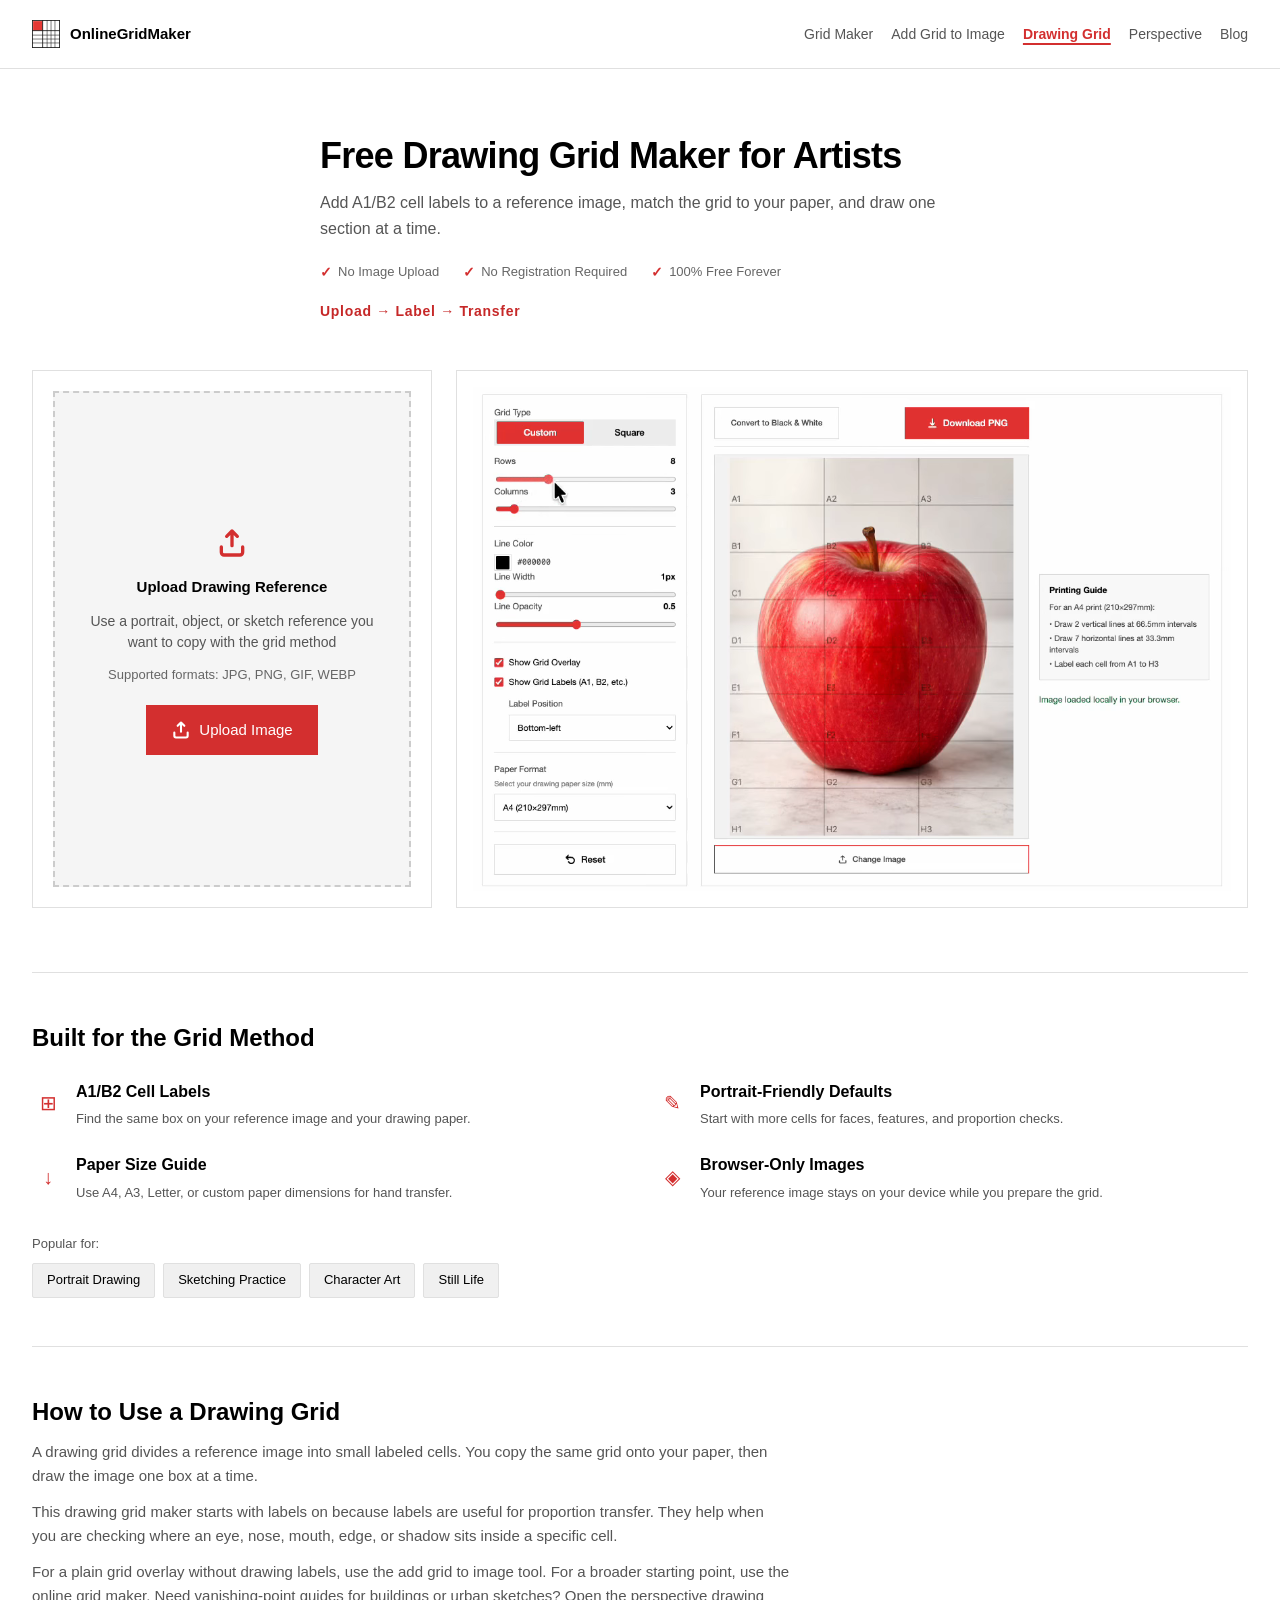
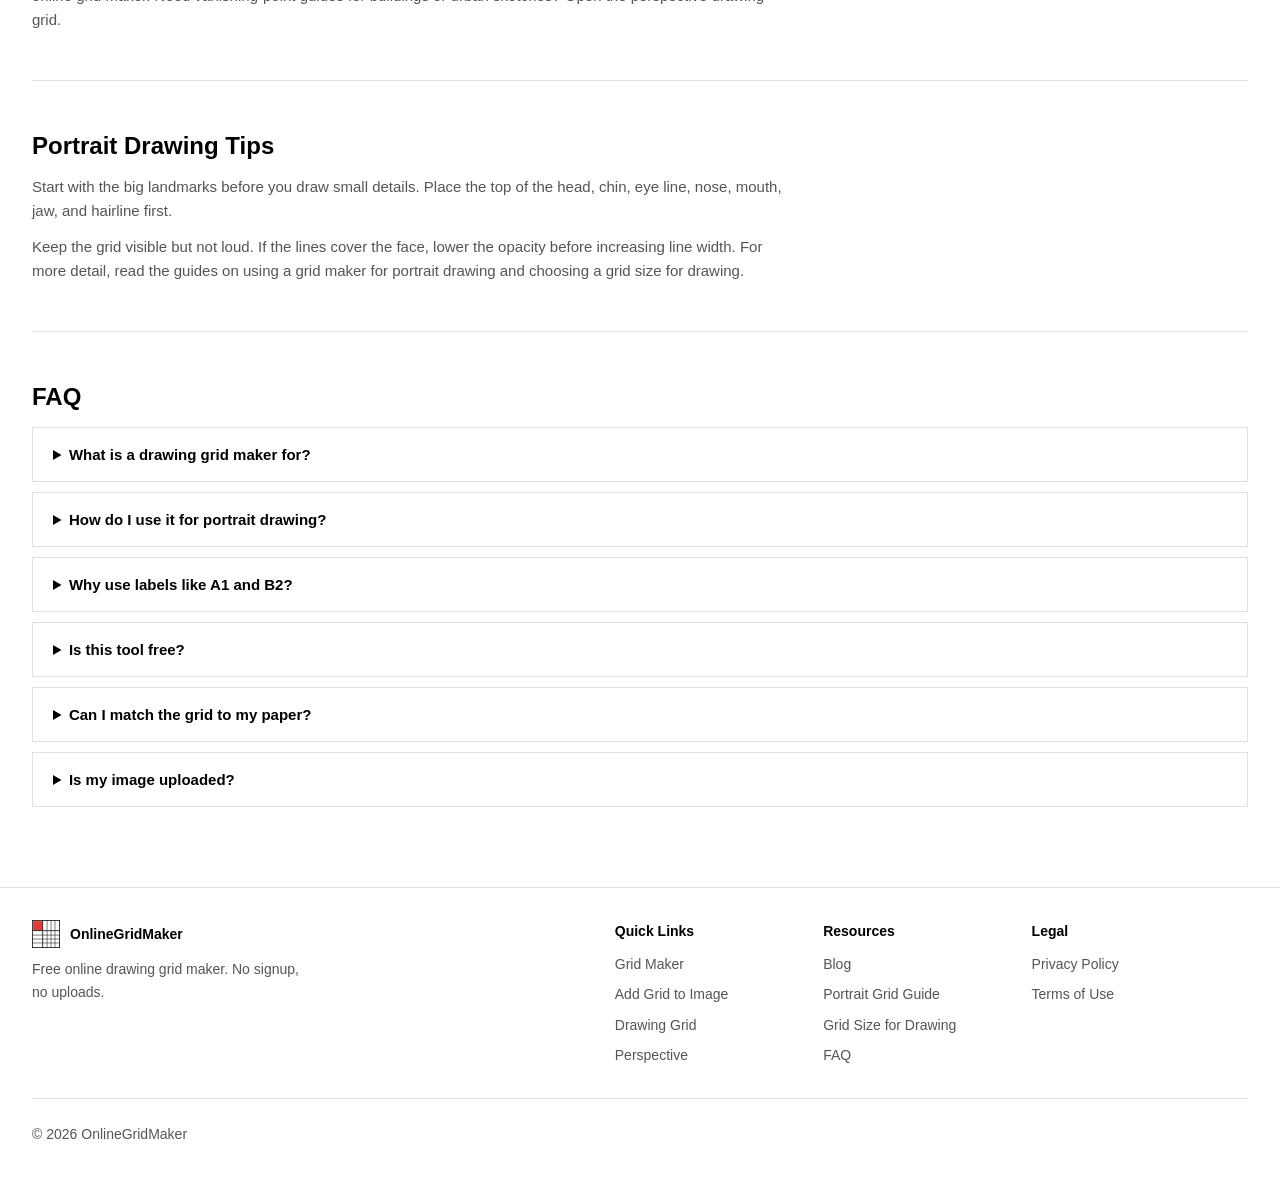
<file: drawing-grid-maker.html>
<!doctype html>
<html lang="en">
  <head>
    <meta charset="utf-8">
    <meta name="robots" content="index, follow">
    <meta name="viewport" content="width=device-width, initial-scale=1">
    <!-- Google tag (gtag.js) -->
    <script async src="https://www.googletagmanager.com/gtag/js?id=G-TFB3D4MHC4"></script>
    <script>
      window.dataLayer = window.dataLayer || [];
      function gtag(){dataLayer.push(arguments);}
      gtag('js', new Date());

      gtag('config', 'G-TFB3D4MHC4');
    </script>
    <script async src="https://pagead2.googlesyndication.com/pagead/js/adsbygoogle.js?client=ca-pub-7980318949644067"
     crossorigin="anonymous"></script>
    <script type="text/javascript">
      (function(c,l,a,r,i,t,y){
        c[a]=c[a]||function(){(c[a].q=c[a].q||[]).push(arguments)};
        t=l.createElement(r);t.async=1;t.src="https://www.clarity.ms/tag/"+i;
        y=l.getElementsByTagName(r)[0];y.parentNode.insertBefore(t,y);
      })(window, document, "clarity", "script", "wtx2evfzmo");
    </script>
    <title>Free Drawing Grid Maker for Artists - Labeled Grid Online</title>
    <meta name="description" content="Use a drawing grid maker for portrait drawing, proportion transfer, and sketch practice. Add A1/B2 labels, match paper size, and download a gridded reference image.">
    <meta property="og:title" content="Free Drawing Grid Maker for Artists - Labeled Grid Online">
    <meta property="og:description" content="Use a labeled drawing grid maker for portrait drawing, proportion transfer, and sketch practice.">
    <meta property="og:type" content="website">
    <meta property="og:url" content="https://onlinegridmaker.com/drawing-grid-maker">
    <meta property="og:image" content="https://onlinegridmaker.com/og-drawing-grid-maker.png">
    <meta property="og:image:width" content="1200">
    <meta property="og:image:height" content="630">
    <meta name="twitter:card" content="summary_large_image">
    <meta name="twitter:image" content="https://onlinegridmaker.com/og-drawing-grid-maker.png">
    <meta name="twitter:title" content="Free Drawing Grid Maker for Artists - Labeled Grid Online">
    <meta name="twitter:description" content="Use a labeled drawing grid maker for portrait drawing, proportion transfer, and sketch practice.">
    <link rel="canonical" href="https://onlinegridmaker.com/drawing-grid-maker">
    <link rel="icon" type="image/png" sizes="32x32" href="/favicon-32.png">
    <link rel="icon" type="image/png" sizes="64x64" href="/favicon-64.png">
    <link rel="apple-touch-icon" sizes="180x180" href="/apple-touch-icon.png">
    <link rel="icon" href="/favicon.ico">
    <link rel="stylesheet" href="style.20260520a.css">
    <script type="application/ld+json">
      {
        "@context": "https://schema.org",
        "@type": "WebApplication",
        "name": "Free Drawing Grid Maker for Artists - Labeled Grid Online",
        "url": "https://onlinegridmaker.com/drawing-grid-maker",
        "logo": "https://onlinegridmaker.com/logo-gridmaker.svg",
        "image": "https://onlinegridmaker.com/og-image.png",
        "description": "Use a drawing grid maker for portrait drawing, proportion transfer, and sketch practice. Add A1/B2 labels, match paper size, and download a gridded reference image.",
        "applicationCategory": "DesignApplication",
        "operatingSystem": "Any",
        "offers": {
          "@type": "Offer",
          "price": "0",
          "priceCurrency": "USD"
        }
      }
    </script>
    <script type="application/ld+json">
      {
        "@context": "https://schema.org",
        "@type": "FAQPage",
        "mainEntity": [
          {
            "@type": "Question",
            "name": "What is a drawing grid maker for?",
            "acceptedAnswer": {
              "@type": "Answer",
              "text": "A drawing grid maker adds rows, columns, and optional A1/B2 cell labels to a reference image so artists can copy proportions one section at a time."
            }
          },
          {
            "@type": "Question",
            "name": "How do I use it for portrait drawing?",
            "acceptedAnswer": {
              "@type": "Answer",
              "text": "Upload the portrait reference, keep labels on, choose enough rows and columns to place the eyes, nose, mouth, chin, and hairline, then copy the same grid on paper."
            }
          },
          {
            "@type": "Question",
            "name": "Why use A1/B2 labels?",
            "acceptedAnswer": {
              "@type": "Answer",
              "text": "Cell labels make it easier to find the same box on your reference image and your paper, especially when the grid has many rows and columns."
            }
          },
          {
            "@type": "Question",
            "name": "Is this tool free?",
            "acceptedAnswer": {
              "@type": "Answer",
              "text": "Yes. The drawing grid maker is completely free and requires no signup or account."
            }
          },
          {
            "@type": "Question",
            "name": "Can I match the grid to my paper size?",
            "acceptedAnswer": {
              "@type": "Answer",
              "text": "Yes. The paper size guide helps you plan A4, A3, Letter, or custom drawing paper before you transfer the grid by hand."
            }
          },
          {
            "@type": "Question",
            "name": "Is my image uploaded?",
            "acceptedAnswer": {
              "@type": "Answer",
              "text": "No. The reference image is processed locally in your browser and is not uploaded to a server."
            }
          }
        ]
      }
    </script>
  </head>
  <body data-page="drawing">
    <header class="site-header">
      <a class="logo" href="/">
        <img class="logo-mark" src="/logo-gridmaker.svg" alt="OnlineGridMaker logo" width="28" height="28">
        <span class="logo-wordmark">OnlineGridMaker</span>
      </a>
      <nav class="nav" aria-label="Primary navigation">
        <a href="/">Grid Maker</a>
        <a href="/add-grid-to-image">Add Grid to Image</a>
        <a href="/drawing-grid-maker" aria-current="page">Drawing Grid</a>
        <a href="/perspective-drawing-grid">Perspective</a>
        <a href="/blog/">Blog</a>
      </nav>
    </header>

    <main>
      <section class="hero" aria-labelledby="page-title">
        <h1 id="page-title">Free Drawing Grid Maker for Artists</h1>
        <p>Add A1/B2 cell labels to a reference image, match the grid to your paper, and draw one section at a time.</p>
        <div class="trust-badges" aria-label="Why artists choose this grid maker">
          <span class="trust-item"><span class="ti-check" aria-hidden="true">✓</span> No Image Upload</span>
          <span class="trust-item"><span class="ti-check" aria-hidden="true">✓</span> No Registration Required</span>
          <span class="trust-item"><span class="ti-check" aria-hidden="true">✓</span> 100% Free Forever</span>
        </div>
        <p class="flow-hint">Upload → Label → Transfer</p>
      </section>

      <section class="tool" data-state="demo" aria-label="Drawing grid maker tool">
        <form class="controls" id="controls" aria-label="Grid settings">
          <fieldset class="segmented-field" aria-label="Grid Type">
            <legend>Grid Type</legend>
            <div class="segmented-control">
              <button class="segmented-option is-active" id="gridTypeCustom" type="button" data-grid-type="custom" aria-pressed="true">Custom</button>
              <button class="segmented-option" id="gridTypeSquare" type="button" data-grid-type="square" aria-pressed="false">Square</button>
            </div>
          </fieldset>

          <label class="field field-wide slider-field">
            <span>Rows <output id="rowsValue" for="rows">8</output></span>
            <input id="rows" name="rows" type="range" min="1" max="26" step="1" value="8">
          </label>
          <label class="field field-wide slider-field">
            <span>Columns <output id="colsValue" for="cols">10</output></span>
            <input id="cols" name="cols" type="range" min="1" max="26" step="1" value="10">
          </label>
          <div class="control-divider"></div>

          <div class="field">
            <span>Line Color</span>
            <div class="color-field">
              <input id="color" name="color" type="hidden" value="#000000">
              <button class="color-trigger" id="colorTrigger" type="button" aria-haspopup="dialog" aria-expanded="false" aria-controls="colorPopover" aria-label="Choose line color">
                <span class="color-swatch" id="colorSwatch" aria-hidden="true"></span>
              </button>
              <span class="color-hex" id="colorHex">#000000</span>
              <div class="color-popover" id="colorPopover" role="dialog" aria-label="Line color picker" hidden>
                <canvas class="color-spectrum" id="colorSpectrum" width="232" height="130"></canvas>
                <div class="color-toolbar">
                  <button class="eyedropper-btn" id="eyedropperBtn" type="button" aria-label="Pick color from screen">
                    <svg viewBox="0 0 24 24" aria-hidden="true" focusable="false">
                      <path d="m19 3 2 2-5 5 1 1-2 2-1-1-7 7H4v-3l7-7-1-1 2-2 1 1 5-5Z"></path>
                    </svg>
                  </button>
                  <span class="picker-preview" id="pickerPreview" aria-hidden="true"></span>
                  <label class="color-slider">
                    <span class="sr-only">Base color</span>
                    <input id="colorHue" type="range" min="0" max="360" step="1" value="0">
                  </label>
                </div>
                <div class="rgb-grid" aria-label="RGB color values">
                  <label>
                    <input id="colorRed" type="number" min="0" max="255" step="1" value="0">
                    <span>R</span>
                  </label>
                  <label>
                    <input id="colorGreen" type="number" min="0" max="255" step="1" value="0">
                    <span>G</span>
                  </label>
                  <label>
                    <input id="colorBlue" type="number" min="0" max="255" step="1" value="0">
                    <span>B</span>
                  </label>
                </div>
              </div>
            </div>
          </div>
          <label class="field field-wide slider-field">
            <span>Line Width <output id="lineWidthValue" for="lineWidth">1px</output></span>
            <input id="lineWidth" name="lineWidth" type="range" min="1" max="10" step="1" value="1">
          </label>
          <label class="field field-wide slider-field">
            <span>Line Opacity <output id="opacityValue" for="opacity">0.55</output></span>
            <input id="opacity" name="opacity" type="range" min="0.1" max="1" step="0.05" value="0.55">
          </label>
          <div class="control-divider"></div>

          <label class="show-grid-toggle">
            <input id="showGrid" name="showGrid" type="checkbox" checked>
            Show Grid Overlay
          </label>
          <div class="label-options">
            <label><input id="labels" name="labels" type="checkbox" checked> Show Grid Labels (A1, B2, etc.)</label>
            <label class="field label-position" id="labelPositionField">
              <span>Label Position</span>
              <select id="labelPosition" name="labelPosition">
                <option value="bottom-left" selected>Bottom-left</option>
                <option value="top-left">Top-left</option>
              </select>
            </label>
          </div>
          <div class="control-divider"></div>

          <div class="paper-format" id="paperFormatSection">
            <label class="field field-wide">
              <span>Paper Format</span>
              <small>Select your drawing paper size (mm)</small>
              <select id="paperFormat" name="paperFormat">
                <option value="a4" selected>A4 (210×297mm)</option>
                <option value="a3">A3 (297×420mm)</option>
                <option value="a5">A5 (148×210mm)</option>
                <option value="letter">Letter (216×279mm)</option>
                <option value="legal">Legal (216×356mm)</option>
                <option value="custom">Custom</option>
              </select>
            </label>
            <div class="custom-paper-grid" id="customPaperFields" hidden>
              <label class="field">
                <span>Width</span>
                <input id="paperWidth" name="paperWidth" type="number" min="1" max="2000" step="1" value="210" inputmode="decimal">
              </label>
              <label class="field">
                <span>Height</span>
                <input id="paperHeight" name="paperHeight" type="number" min="1" max="2000" step="1" value="297" inputmode="decimal">
              </label>
            </div>
          </div>
          <div class="control-divider"></div>

          <div class="actions">
            <button class="button secondary" id="resetBtn" type="reset">
              <svg viewBox="0 0 24 24" aria-hidden="true" focusable="false">
                <path d="M4 7h10a6 6 0 1 1-5.3 8.8M4 7l4-4M4 7l4 4"></path>
              </svg>
              Reset
            </button>
          </div>
        </form>

        <div class="preview-card has-sidebar">
          <div class="preview-main">
            <div class="preview-topbar" id="previewTopbar" hidden>
              <button type="button" class="toggle-btn" id="grayscaleToggle">Convert to Black &amp; White</button>
              <button class="button primary" id="downloadBtn" type="button" disabled>
                <svg viewBox="0 0 24 24" aria-hidden="true" focusable="false">
                  <path d="M12 3v12m0 0 4-4m-4 4-4-4M5 19h14"></path>
                </svg>
                Download PNG
              </button>
            </div>

            <label class="upload-zone" id="uploadZone" for="imageInput" tabindex="0">
              <input id="imageInput" type="file" accept="image/jpeg,image/png,image/webp,image/gif">
              <span class="upload-icon" aria-hidden="true">
                <svg viewBox="0 0 24 24" focusable="false">
                  <path d="M12 3v11m0-11 4 4m-4-4-4 4M4 15v4a2 2 0 0 0 2 2h12a2 2 0 0 0 2-2v-4"></path>
                </svg>
              </span>
              <span class="upload-title">Upload Drawing Reference</span>
              <span class="upload-subtitle">Use a portrait, object, or sketch reference you want to copy with the grid method</span>
              <span class="upload-note">Supported formats: JPG, PNG, GIF, WEBP</span>
              <button class="button primary upload-btn" type="button" id="uploadBtn">
                <svg viewBox="0 0 24 24" aria-hidden="true" focusable="false">
                  <path d="M12 3v11m0-11 4 4m-4-4-4 4M4 15v4a2 2 0 0 0 2 2h12a2 2 0 0 0 2-2v-4"></path>
                </svg>
                Upload Image
              </button>
            </label>

            <div class="canvas-wrap" id="canvasWrap" hidden>
              <canvas id="gridCanvas"></canvas>
            </div>

            <button class="button change-image-btn" id="changeImageBtn" type="button" hidden>
              <svg viewBox="0 0 24 24" aria-hidden="true" focusable="false">
                <path d="M12 3v11m0-11 4 4m-4-4-4 4M4 15v4a2 2 0 0 0 2 2h12a2 2 0 0 0 2-2v-4"></path>
              </svg>
              Change Image
            </button>
          </div>

          <div class="preview-sidebar">
            <div class="printing-guide" id="printingGuide" hidden>
              <p class="printing-guide-title">Printing Guide</p>
              <p id="printingGuideIntro"></p>
              <ul id="printingGuideList"></ul>
            </div>

            <p class="message" id="statusMessage" role="status" aria-live="polite"></p>
          </div>
        </div>

        <div class="demo-preview">
          <img class="demo-preview-poster" src="demo-preview-poster.webp" alt="Drawing grid maker demo preview with a labeled grid over a reference image" width="1122" height="746" loading="lazy">
          <video id="demoVideo" aria-label="Drawing grid maker demo: upload a reference image, add labels, and download PNG" width="1122" height="746" autoplay loop muted playsinline preload="none" poster="demo-preview-poster.webp">
            <source data-src="demo-preview.webm" type="video/webm">
            <source data-src="demo-preview.mp4" type="video/mp4">
            <track kind="captions" src="demo-preview-captions.vtt" srclang="en" label="English">
          </video>
        </div>
      </section>

      <section class="features-compact" aria-labelledby="features-title">
        <h2 id="features-title">Built for the Grid Method</h2>
        <div class="feature-list">
          <div class="feature-item">
            <span class="fi-icon" aria-hidden="true">⊞</span>
            <div>
              <h3>A1/B2 Cell Labels</h3>
              <span>Find the same box on your reference image and your drawing paper.</span>
            </div>
          </div>
          <div class="feature-item">
            <span class="fi-icon" aria-hidden="true">✎</span>
            <div>
              <h3>Portrait-Friendly Defaults</h3>
              <span>Start with more cells for faces, features, and proportion checks.</span>
            </div>
          </div>
          <div class="feature-item">
            <span class="fi-icon" aria-hidden="true">↓</span>
            <div>
              <h3>Paper Size Guide</h3>
              <span>Use A4, A3, Letter, or custom paper dimensions for hand transfer.</span>
            </div>
          </div>
          <div class="feature-item">
            <span class="fi-icon" aria-hidden="true">◈</span>
            <div>
              <h3>Browser-Only Images</h3>
              <span>Your reference image stays on your device while you prepare the grid.</span>
            </div>
          </div>
        </div>
        <div class="use-tags-label">Popular for:</div>
        <div class="use-tags">
          <span class="use-tag">Portrait Drawing</span>
          <span class="use-tag">Sketching Practice</span>
          <span class="use-tag">Character Art</span>
          <span class="use-tag">Still Life</span>
        </div>
      </section>

      <section class="content-section" aria-labelledby="about-title">
        <h2 id="about-title">How to Use a Drawing Grid</h2>
        <p>A drawing grid divides a reference image into small labeled cells. You copy the same grid onto your paper, then draw the image one box at a time.</p>
        <p>This drawing grid maker starts with labels on because labels are useful for proportion transfer. They help when you are checking where an eye, nose, mouth, edge, or shadow sits inside a specific cell.</p>
        <p>For a plain grid overlay without drawing labels, use the <a href="/add-grid-to-image">add grid to image tool</a>. For a broader starting point, use the <a href="/">online grid maker</a>. Need vanishing-point guides for buildings or urban sketches? Open the <a href="/perspective-drawing-grid">perspective drawing grid</a>.</p>
      </section>

      <section class="content-section" aria-labelledby="drawing-tips-title">
        <h2 id="drawing-tips-title">Portrait Drawing Tips</h2>
        <p>Start with the big landmarks before you draw small details. Place the top of the head, chin, eye line, nose, mouth, jaw, and hairline first.</p>
        <p>Keep the grid visible but not loud. If the lines cover the face, lower the opacity before increasing line width. For more detail, read the guides on <a href="/blog/how-to-use-a-grid-maker-for-portrait-drawing/">using a grid maker for portrait drawing</a> and <a href="/blog/best-grid-size-for-drawing/">choosing a grid size for drawing</a>.</p>
      </section>

      <section class="content-section faq" aria-labelledby="faq-title">
        <h2 id="faq-title">FAQ</h2>
        <details>
          <summary><h3>What is a drawing grid maker for?</h3></summary>
          <p>It adds rows, columns, and optional A1/B2 labels to a reference image so you can transfer proportions to paper one section at a time.</p>
        </details>
        <details>
          <summary><h3>How do I use it for portrait drawing?</h3></summary>
          <p>Upload the portrait reference, keep labels on, choose enough cells to place the main facial landmarks, then draw the same grid on your paper.</p>
        </details>
        <details>
          <summary><h3>Why use labels like A1 and B2?</h3></summary>
          <p>Labels make it easier to find the same cell in the reference and on your paper, especially with portrait drawings or larger grids.</p>
        </details>
        <details>
          <summary><h3>Is this tool free?</h3></summary>
          <p>Yes. The drawing grid maker is completely free with no signup required.</p>
        </details>
        <details>
          <summary><h3>Can I match the grid to my paper?</h3></summary>
          <p>Yes. Use the paper format section to plan A4, A3, Letter, Legal, or a custom paper size before copying the grid by hand.</p>
        </details>
        <details>
          <summary><h3>Is my image uploaded?</h3></summary>
          <p>No. The image is processed locally in your browser and is not sent to a server.</p>
        </details>
      </section>
    </main>

    <footer class="site-footer">
      <div class="footer-content">
        <div class="footer-brand">
          <a class="logo" href="/">
            <img class="logo-mark" src="/logo-gridmaker.svg" alt="OnlineGridMaker logo" width="28" height="28">
            <span class="logo-wordmark">OnlineGridMaker</span>
          </a>
          <p>Free online drawing grid maker. No signup, no uploads.</p>
        </div>
        <div class="footer-links">
          <div class="link-group">
            <h4>Quick Links</h4>
            <a href="/">Grid Maker</a>
            <a href="/add-grid-to-image">Add Grid to Image</a>
            <a href="/drawing-grid-maker">Drawing Grid</a>
            <a href="/perspective-drawing-grid">Perspective</a>
          </div>
          <div class="link-group">
            <h4>Resources</h4>
            <a href="/blog/">Blog</a>
            <a href="/blog/how-to-use-a-grid-maker-for-portrait-drawing/">Portrait Grid Guide</a>
            <a href="/blog/best-grid-size-for-drawing/">Grid Size for Drawing</a>
            <a href="#faq-title">FAQ</a>
          </div>
          <div class="link-group">
            <h4>Legal</h4>
            <a href="/privacy">Privacy Policy</a>
            <a href="/terms">Terms of Use</a>
          </div>
        </div>
        <!--
        <div class="footer-social" aria-label="Social links">
          <a href = "#" aria-label="Twitter">
            <svg viewBox="0 0 24 24" aria-hidden="true" focusable="false">
              <path d="M22 4.01c-.77.35-1.6.58-2.47.69a4.3 4.3 0 0 0-7.44 2.94c0 .34.04.67.11.98A12.2 12.2 0 0 1 3.34 4.13a4.3 4.3 0 0 0 1.33 5.74 4.27 4.27 0 0 1-1.95-.54v.05a4.3 4.3 0 0 0 3.45 4.21 4.3 4.3 0 0 1-1.94.07 4.3 4.3 0 0 0 4.01 2.99A8.63 8.63 0 0 1 2 18.39a12.18 12.18 0 0 0 6.6 1.94c7.92 0 12.25-6.56 12.25-12.25 0-.19 0-.37-.01-.56A8.76 8.76 0 0 0 22 4.01Z"></path>
            </svg>
          </a>
          <a href = "#" aria-label="GitHub">
            <svg viewBox="0 0 24 24" aria-hidden="true" focusable="false">
              <path d="M15 22v-4a4.8 4.8 0 0 0-1.33-3.73c4.44-.5 9.11-2.18 9.11-9.88A7.72 7.72 0 0 0 20.72 0a7.2 7.2 0 0 0-.2 4.64A7.68 7.68 0 0 0 12 6.09a7.68 7.68 0 0 0-8.52-1.45A7.2 7.2 0 0 0 3.28 0a7.72 7.72 0 0 0-2.06 4.39c0 7.7 4.67 9.38 9.11 9.88A4.8 4.8 0 0 0 9 18v4"></path>
            </svg>
          </a>
          <a href = "#" aria-label="Instagram">
            <svg viewBox="0 0 24 24" aria-hidden="true" focusable="false">
              <rect x="3" y="3" width="18" height="18" rx="5"></rect>
              <circle cx="12" cy="12" r="4"></circle>
              <path d="M17.5 6.5h.01"></path>
            </svg>
          </a>
        </div>
        -->
      </div>
      <div class="footer-bottom">
        <span>© 2026 OnlineGridMaker</span>
      </div>
    </footer>

    <script src="app.20260520a.js" defer></script>
  </body>
</html>
</file>
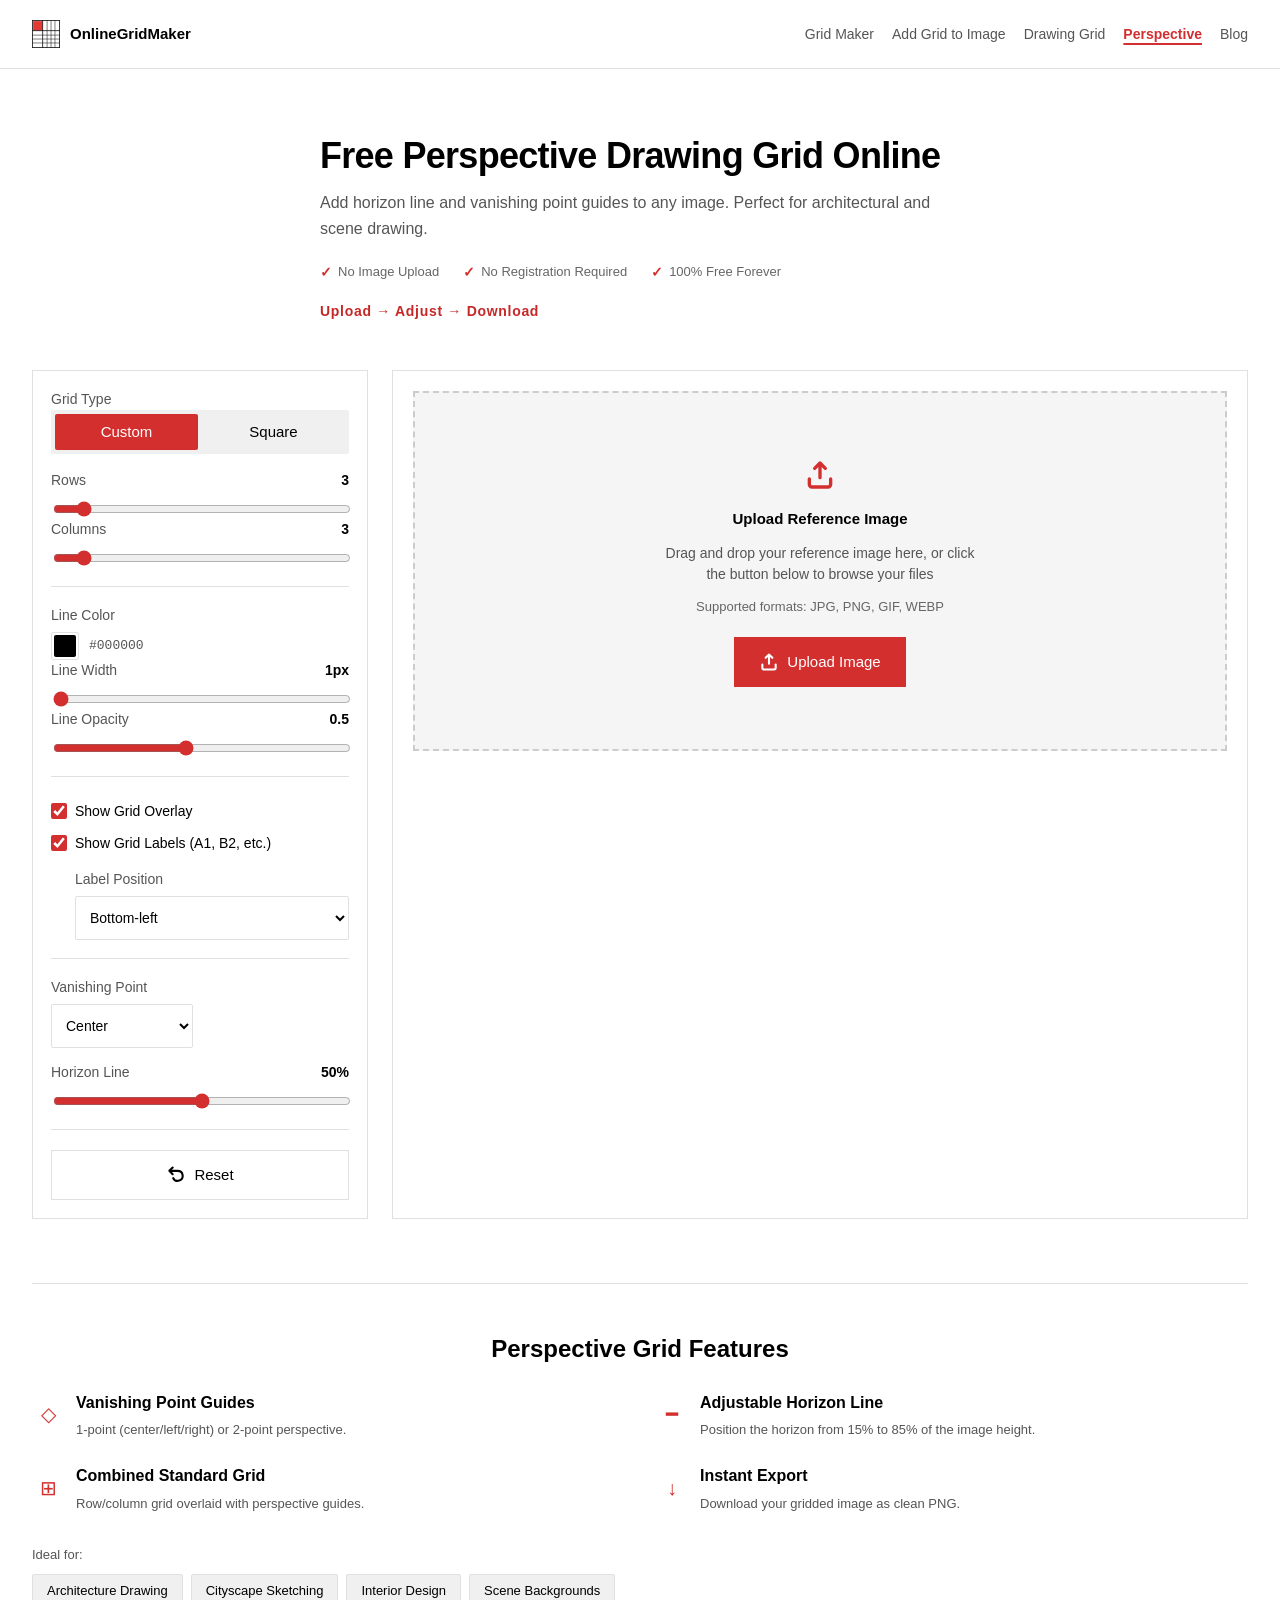
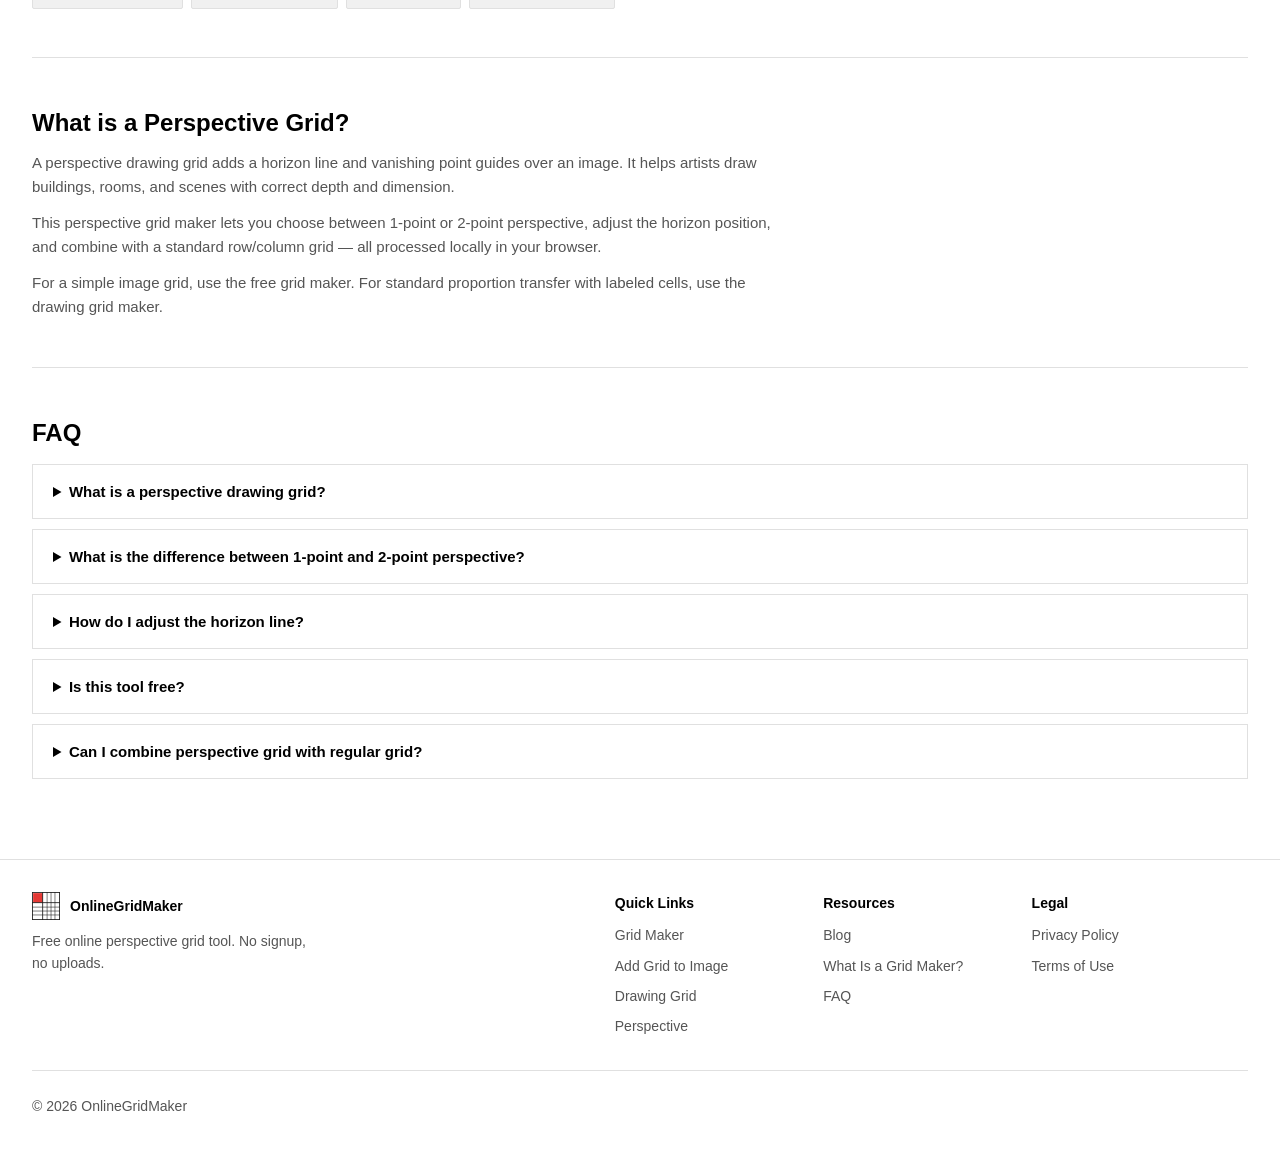
<file: perspective-drawing-grid.html>
<!doctype html>
<html lang="en">
  <head>
    <meta charset="utf-8">
    <meta name="robots" content="index, follow">
    <meta name="viewport" content="width=device-width, initial-scale=1">
    <!-- Google tag (gtag.js) -->
    <script async src="https://www.googletagmanager.com/gtag/js?id=G-TFB3D4MHC4"></script>
    <script>
      window.dataLayer = window.dataLayer || [];
      function gtag(){dataLayer.push(arguments);}
      gtag('js', new Date());

      gtag('config', 'G-TFB3D4MHC4');
    </script>
    <script async src="https://pagead2.googlesyndication.com/pagead/js/adsbygoogle.js?client=ca-pub-7980318949644067"
     crossorigin="anonymous"></script>
    <script type="text/javascript">
      (function(c,l,a,r,i,t,y){
        c[a]=c[a]||function(){(c[a].q=c[a].q||[]).push(arguments)};
        t=l.createElement(r);t.async=1;t.src="https://www.clarity.ms/tag/"+i;
        y=l.getElementsByTagName(r)[0];y.parentNode.insertBefore(t,y);
      })(window, document, "clarity", "script", "wtx2evfzmo");
    </script>
    <title>Free Perspective Drawing Grid Tool Online</title>
    <meta name="description" content="Add horizon line and vanishing point guides to any image for perspective drawing. Supports 1-point and 2-point perspective. Free online tool, no signup.">
    <meta property="og:title" content="Free Perspective Drawing Grid Tool Online">
    <meta property="og:description" content="Add horizon line and vanishing point guides to any image for perspective drawing. Supports 1-point and 2-point perspective. Free online tool, no signup.">
    <meta property="og:type" content="website">
    <meta property="og:url" content="https://onlinegridmaker.com/perspective-drawing-grid">
    <meta property="og:image" content="https://onlinegridmaker.com/og-perspective-drawing-grid.png">
    <meta property="og:image:width" content="1200">
    <meta property="og:image:height" content="630">
    <meta name="twitter:card" content="summary_large_image">
    <meta name="twitter:image" content="https://onlinegridmaker.com/og-perspective-drawing-grid.png">
    <meta name="twitter:title" content="Free Perspective Drawing Grid Tool Online">
    <meta name="twitter:description" content="Add horizon line and vanishing point guides to any image for perspective drawing. Supports 1-point and 2-point perspective. Free online tool, no signup.">
    <link rel="canonical" href="https://onlinegridmaker.com/perspective-drawing-grid">
    <link rel="icon" type="image/png" sizes="32x32" href="/favicon-32.png">
    <link rel="icon" type="image/png" sizes="64x64" href="/favicon-64.png">
    <link rel="apple-touch-icon" sizes="180x180" href="/apple-touch-icon.png">
    <link rel="icon" href="/favicon.ico">
    <link rel="stylesheet" href="style.20260520a.css">
    <script type="application/ld+json">
      {
        "@context": "https://schema.org",
        "@type": "WebApplication",
        "name": "Free Perspective Drawing Grid Tool Online",
        "url": "https://onlinegridmaker.com/perspective-drawing-grid",
        "logo": "https://onlinegridmaker.com/logo-gridmaker.svg",
        "image": "https://onlinegridmaker.com/og-image.png",
        "description": "Add horizon line and vanishing point guides to any image for perspective drawing. Supports 1-point and 2-point perspective. Free online tool, no signup.",
        "applicationCategory": "DesignApplication",
        "operatingSystem": "Any",
        "offers": {
          "@type": "Offer",
          "price": "0",
          "priceCurrency": "USD"
        }
      }
    </script>
    <script type="application/ld+json">
      {
        "@context": "https://schema.org",
        "@type": "FAQPage",
        "mainEntity": [
          {
            "@type": "Question",
            "name": "What is a perspective drawing grid?",
            "acceptedAnswer": {
              "@type": "Answer",
              "text": "A perspective grid adds a horizon line and vanishing point guides to an image, helping artists draw architectural scenes and objects with correct depth and dimension."
            }
          },
          {
            "@type": "Question",
            "name": "What is the difference between 1-point and 2-point perspective?",
            "acceptedAnswer": {
              "@type": "Answer",
              "text": "One-point perspective has a single vanishing point (center, left, or right), ideal for straight-on views. Two-point perspective uses two vanishing points at opposite edges, better for corner or angled views."
            }
          },
          {
            "@type": "Question",
            "name": "How do I adjust the horizon line?",
            "acceptedAnswer": {
              "@type": "Answer",
              "text": "Use the Horizon Line slider to move the horizon up (15% to 85%). Lower horizons create a worm's-eye view; higher horizons create a bird's-eye view."
            }
          },
          {
            "@type": "Question",
            "name": "Is this tool free?",
            "acceptedAnswer": {
              "@type": "Answer",
              "text": "Yes. The perspective grid generator is completely free with no signup required."
            }
          },
          {
            "@type": "Question",
            "name": "Can I combine the perspective grid with a regular grid?",
            "acceptedAnswer": {
              "@type": "Answer",
              "text": "Yes. The perspective page includes both the standard row/column grid and the perspective vanishing guides overlaid on your image simultaneously."
            }
          }
        ]
      }
    </script>
  </head>
  <body data-page="perspective">
    <header class="site-header">
      <a class="logo" href="/">
        <img class="logo-mark" src="/logo-gridmaker.svg" alt="OnlineGridMaker logo" width="28" height="28">
        <span class="logo-wordmark">OnlineGridMaker</span>
      </a>
      <nav class="nav" aria-label="Primary navigation">
        <a href="/">Grid Maker</a>
        <a href="/add-grid-to-image">Add Grid to Image</a>
        <a href="/drawing-grid-maker">Drawing Grid</a>
        <a href="/perspective-drawing-grid" aria-current="page">Perspective</a>
        <a href="/blog/">Blog</a>
      </nav>
    </header>

    <main>
      <section class="hero" aria-labelledby="page-title">
        <h1 id="page-title">Free Perspective Drawing Grid Online</h1>
        <p>Add horizon line and vanishing point guides to any image. Perfect for architectural and scene drawing.</p>
        <div class="trust-badges" aria-label="Why artists choose this grid maker">
          <span class="trust-item"><span class="ti-check" aria-hidden="true">✓</span> No Image Upload</span>
          <span class="trust-item"><span class="ti-check" aria-hidden="true">✓</span> No Registration Required</span>
          <span class="trust-item"><span class="ti-check" aria-hidden="true">✓</span> 100% Free Forever</span>
        </div>
        <p class="flow-hint">Upload → Adjust → Download</p>
      </section>

      <section class="tool" aria-label="Perspective drawing grid tool">
        <form class="controls" id="controls" aria-label="Perspective grid settings">
          <fieldset class="segmented-field" aria-label="Grid Type">
            <legend>Grid Type</legend>
            <div class="segmented-control">
              <button class="segmented-option is-active" id="gridTypeCustom" type="button" data-grid-type="custom" aria-pressed="true">Custom</button>
              <button class="segmented-option" id="gridTypeSquare" type="button" data-grid-type="square" aria-pressed="false">Square</button>
            </div>
          </fieldset>

          <label class="field field-wide slider-field">
            <span>Rows <output id="rowsValue" for="rows">3</output></span>
            <input id="rows" name="rows" type="range" min="1" max="26" step="1" value="3">
          </label>
          <label class="field field-wide slider-field">
            <span>Columns <output id="colsValue" for="cols">3</output></span>
            <input id="cols" name="cols" type="range" min="1" max="26" step="1" value="3">
          </label>
          <div class="control-divider"></div>

          <div class="field">
            <span>Line Color</span>
            <div class="color-field">
              <input id="color" name="color" type="hidden" value="#000000">
              <button class="color-trigger" id="colorTrigger" type="button" aria-haspopup="dialog" aria-expanded="false" aria-controls="colorPopover" aria-label="Choose line color">
                <span class="color-swatch" id="colorSwatch" aria-hidden="true"></span>
              </button>
              <span class="color-hex" id="colorHex">#000000</span>
              <div class="color-popover" id="colorPopover" role="dialog" aria-label="Line color picker" hidden>
                <canvas class="color-spectrum" id="colorSpectrum" width="232" height="130"></canvas>
                <div class="color-toolbar">
                  <button class="eyedropper-btn" id="eyedropperBtn" type="button" aria-label="Pick color from screen">
                    <svg viewBox="0 0 24 24" aria-hidden="true" focusable="false">
                      <path d="m19 3 2 2-5 5 1 1-2 2-1-1-7 7H4v-3l7-7-1-1 2-2 1 1 5-5Z"></path>
                    </svg>
                  </button>
                  <span class="picker-preview" id="pickerPreview" aria-hidden="true"></span>
                  <label class="color-slider">
                    <span class="sr-only">Base color</span>
                    <input id="colorHue" type="range" min="0" max="360" step="1" value="0">
                  </label>
                </div>
                <div class="rgb-grid" aria-label="RGB color values">
                  <label>
                    <input id="colorRed" type="number" min="0" max="255" step="1" value="0">
                    <span>R</span>
                  </label>
                  <label>
                    <input id="colorGreen" type="number" min="0" max="255" step="1" value="0">
                    <span>G</span>
                  </label>
                  <label>
                    <input id="colorBlue" type="number" min="0" max="255" step="1" value="0">
                    <span>B</span>
                  </label>
                </div>
              </div>
            </div>
          </div>
          <label class="field field-wide slider-field">
            <span>Line Width <output id="lineWidthValue" for="lineWidth">1px</output></span>
            <input id="lineWidth" name="lineWidth" type="range" min="1" max="10" step="1" value="1">
          </label>
          <label class="field field-wide slider-field">
            <span>Line Opacity <output id="opacityValue" for="opacity">0.5</output></span>
            <input id="opacity" name="opacity" type="range" min="0.1" max="1" step="0.1" value="0.5">
          </label>
          <div class="control-divider"></div>

          <label class="show-grid-toggle">
            <input id="showGrid" name="showGrid" type="checkbox" checked>
            Show Grid Overlay
          </label>
          <div class="label-options">
            <label><input id="labels" name="labels" type="checkbox" checked> Show Grid Labels (A1, B2, etc.)</label>
            <label class="field label-position" id="labelPositionField">
              <span>Label Position</span>
              <select id="labelPosition" name="labelPosition">
                <option value="bottom-left" selected>Bottom-left</option>
                <option value="top-left">Top-left</option>
              </select>
            </label>
          </div>
          <div class="control-divider"></div>

          <div class="perspective-controls" id="perspectiveControls">
            <div class="control-grid">
              <label class="field">
                <span>Vanishing Point</span>
                <select id="vanishingPoint" name="vanishingPoint">
                  <option value="center">Center</option>
                  <option value="left">Left</option>
                  <option value="right">Right</option>
                  <option value="two-point">Two Point</option>
                </select>
              </label>
              <label class="field field-wide slider-field">
                <span>Horizon Line <output id="horizonValue" for="horizon">50%</output></span>
                <input id="horizon" name="horizon" type="range" min="15" max="85" step="1" value="50">
              </label>
            </div>
          </div>
          <div class="control-divider"></div>

          <div class="actions">
            <button class="button secondary" id="resetBtn" type="reset">
              <svg viewBox="0 0 24 24" aria-hidden="true" focusable="false">
                <path d="M4 7h10a6 6 0 1 1-5.3 8.8M4 7l4-4M4 7l4 4"></path>
              </svg>
              Reset
            </button>
          </div>
        </form>

        <div class="preview-card">
          <div class="preview-topbar" id="previewTopbar" hidden>
            <button type="button" class="toggle-btn" id="grayscaleToggle">Convert to Black &amp; White</button>
            <button class="button primary" id="downloadBtn" type="button" disabled>
              <svg viewBox="0 0 24 24" aria-hidden="true" focusable="false">
                <path d="M12 3v12m0 0 4-4m-4 4-4-4M5 19h14"></path>
              </svg>
              Download PNG
            </button>
          </div>

          <label class="upload-zone" id="uploadZone" for="imageInput" tabindex="0">
            <input id="imageInput" type="file" accept="image/jpeg,image/png,image/webp,image/gif">
            <span class="upload-icon" aria-hidden="true">
              <svg viewBox="0 0 24 24" focusable="false">
                <path d="M12 3v11m0-11 4 4m-4-4-4 4M4 15v4a2 2 0 0 0 2 2h12a2 2 0 0 0 2-2v-4"></path>
              </svg>
            </span>
            <span class="upload-title">Upload Reference Image</span>
            <span class="upload-subtitle">Drag and drop your reference image here, or click the button below to browse your files</span>
            <span class="upload-note">Supported formats: JPG, PNG, GIF, WEBP</span>
            <button class="button primary upload-btn" type="button" id="uploadBtn">
              <svg viewBox="0 0 24 24" aria-hidden="true" focusable="false">
                <path d="M12 3v11m0-11 4 4m-4-4-4 4M4 15v4a2 2 0 0 0 2 2h12a2 2 0 0 0 2-2v-4"></path>
              </svg>
              Upload Image
            </button>
          </label>

          <div class="canvas-wrap" id="canvasWrap" hidden>
            <canvas id="gridCanvas"></canvas>
          </div>

          <p class="message" id="statusMessage" role="status" aria-live="polite"></p>
        </div>
      </section>

      <section class="features-compact" aria-labelledby="features-title">
        <h2 id="features-title">Perspective Grid Features</h2>
        <div class="feature-list">
          <div class="feature-item">
            <span class="fi-icon" aria-hidden="true">◇</span>
            <div>
              <h3>Vanishing Point Guides</h3>
              <span>1-point (center/left/right) or 2-point perspective.</span>
            </div>
          </div>
          <div class="feature-item">
            <span class="fi-icon" aria-hidden="true">━</span>
            <div>
              <h3>Adjustable Horizon Line</h3>
              <span>Position the horizon from 15% to 85% of the image height.</span>
            </div>
          </div>
          <div class="feature-item">
            <span class="fi-icon" aria-hidden="true">⊞</span>
            <div>
              <h3>Combined Standard Grid</h3>
              <span>Row/column grid overlaid with perspective guides.</span>
            </div>
          </div>
          <div class="feature-item">
            <span class="fi-icon" aria-hidden="true">↓</span>
            <div>
              <h3>Instant Export</h3>
              <span>Download your gridded image as clean PNG.</span>
            </div>
          </div>
        </div>
        <div class="use-tags-label">Ideal for:</div>
        <div class="use-tags">
          <span class="use-tag">Architecture Drawing</span>
          <span class="use-tag">Cityscape Sketching</span>
          <span class="use-tag">Interior Design</span>
          <span class="use-tag">Scene Backgrounds</span>
        </div>
      </section>

      <section class="content-section" aria-labelledby="about-title">
        <h2 id="about-title">What is a Perspective Grid?</h2>
        <p>A perspective drawing grid adds a horizon line and vanishing point guides over an image. It helps artists draw buildings, rooms, and scenes with correct depth and dimension.</p>
        <p>This perspective grid maker lets you choose between 1-point or 2-point perspective, adjust the horizon position, and combine with a standard row/column grid — all processed locally in your browser.</p>
        <p>For a simple image grid, use the <a href="/">free grid maker</a>. For standard proportion transfer with labeled cells, use the <a href="/drawing-grid-maker">drawing grid maker</a>.</p>
      </section>

      <section class="content-section faq" aria-labelledby="faq-title">
        <h2 id="faq-title">FAQ</h2>
        <details>
          <summary><h3>What is a perspective drawing grid?</h3></summary>
          <p>A perspective grid adds a horizon line and vanishing point guides to an image, helping artists draw architectural scenes with correct depth.</p>
        </details>
        <details>
          <summary><h3>What is the difference between 1-point and 2-point perspective?</h3></summary>
          <p>One-point has a single vanishing point (center, left, or right) for straight-on views. Two-point uses two points at opposite edges for corner or angled views.</p>
        </details>
        <details>
          <summary><h3>How do I adjust the horizon line?</h3></summary>
          <p>Use the Horizon Line slider (15% to 85%). Lower horizons create a worm's-eye view; higher horizons create a bird's-eye view.</p>
        </details>
        <details>
          <summary><h3>Is this tool free?</h3></summary>
          <p>Yes. Completely free with no signup required.</p>
        </details>
        <details>
          <summary><h3>Can I combine perspective grid with regular grid?</h3></summary>
          <p>Yes. The page includes both standard row/column grids and perspective vanishing guides overlaid together on your image.</p>
        </details>
      </section>
    </main>

    <footer class="site-footer">
      <div class="footer-content">
        <div class="footer-brand">
          <a class="logo" href="/">
            <img class="logo-mark" src="/logo-gridmaker.svg" alt="OnlineGridMaker logo" width="28" height="28">
            <span class="logo-wordmark">OnlineGridMaker</span>
          </a>
          <p>Free online perspective grid tool. No signup, no uploads.</p>
        </div>
        <div class="footer-links">
          <div class="link-group">
            <h4>Quick Links</h4>
            <a href="/">Grid Maker</a>
            <a href="/add-grid-to-image">Add Grid to Image</a>
            <a href="/drawing-grid-maker">Drawing Grid</a>
            <a href="/perspective-drawing-grid">Perspective</a>
          </div>
          <div class="link-group">
            <h4>Resources</h4>
            <a href="/blog/">Blog</a>
            <a href="/#what-title">What Is a Grid Maker?</a>
            <a href="#faq-title">FAQ</a>
          </div>
          <div class="link-group">
            <h4>Legal</h4>
            <a href="/privacy">Privacy Policy</a>
            <a href="/terms">Terms of Use</a>
          </div>
        </div>
        <!--
        <div class="footer-social" aria-label="Social links">
          <a href = "#" aria-label="Twitter">
            <svg viewBox="0 0 24 24" aria-hidden="true" focusable="false">
              <path d="M22 4.01c-.77.35-1.6.58-2.47.69a4.3 4.3 0 0 0-7.44 2.94c0 .34.04.67.11.98A12.2 12.2 0 0 1 3.34 4.13a4.3 4.3 0 0 0 1.33 5.74 4.27 4.27 0 0 1-1.95-.54v.05a4.3 4.3 0 0 0 3.45 4.21 4.3 4.3 0 0 1-1.94.07 4.3 4.3 0 0 0 4.01 2.99A8.63 8.63 0 0 1 2 18.39a12.18 12.18 0 0 0 6.6 1.94c7.92 0 12.25-6.56 12.25-12.25 0-.19 0-.37-.01-.56A8.76 8.76 0 0 0 22 4.01Z"></path>
            </svg>
          </a>
          <a href = "#" aria-label="GitHub">
            <svg viewBox="0 0 24 24" aria-hidden="true" focusable="false">
              <path d="M15 22v-4a4.8 4.8 0 0 0-1.33-3.73c4.44-.5 9.11-2.18 9.11-9.88A7.72 7.72 0 0 0 20.72 0a7.2 7.2 0 0 0-.2 4.64A7.68 7.68 0 0 0 12 6.09a7.68 7.68 0 0 0-8.52-1.45A7.2 7.2 0 0 0 3.28 0a7.72 7.72 0 0 0-2.06 4.39c0 7.7 4.67 9.38 9.11 9.88A4.8 4.8 0 0 0 9 18v4"></path>
            </svg>
          </a>
          <a href = "#" aria-label="Instagram">
            <svg viewBox="0 0 24 24" aria-hidden="true" focusable="false">
              <rect x="3" y="3" width="18" height="18" rx="5"></rect>
              <circle cx="12" cy="12" r="4"></circle>
              <path d="M17.5 6.5h.01"></path>
            </svg>
          </a>
        </div>
        -->
      </div>
      <div class="footer-bottom">
        <span>© 2026 OnlineGridMaker</span>
      </div>
    </footer>

    <script src="app.20260520a.js" defer></script>
  </body>
</html>
</file>
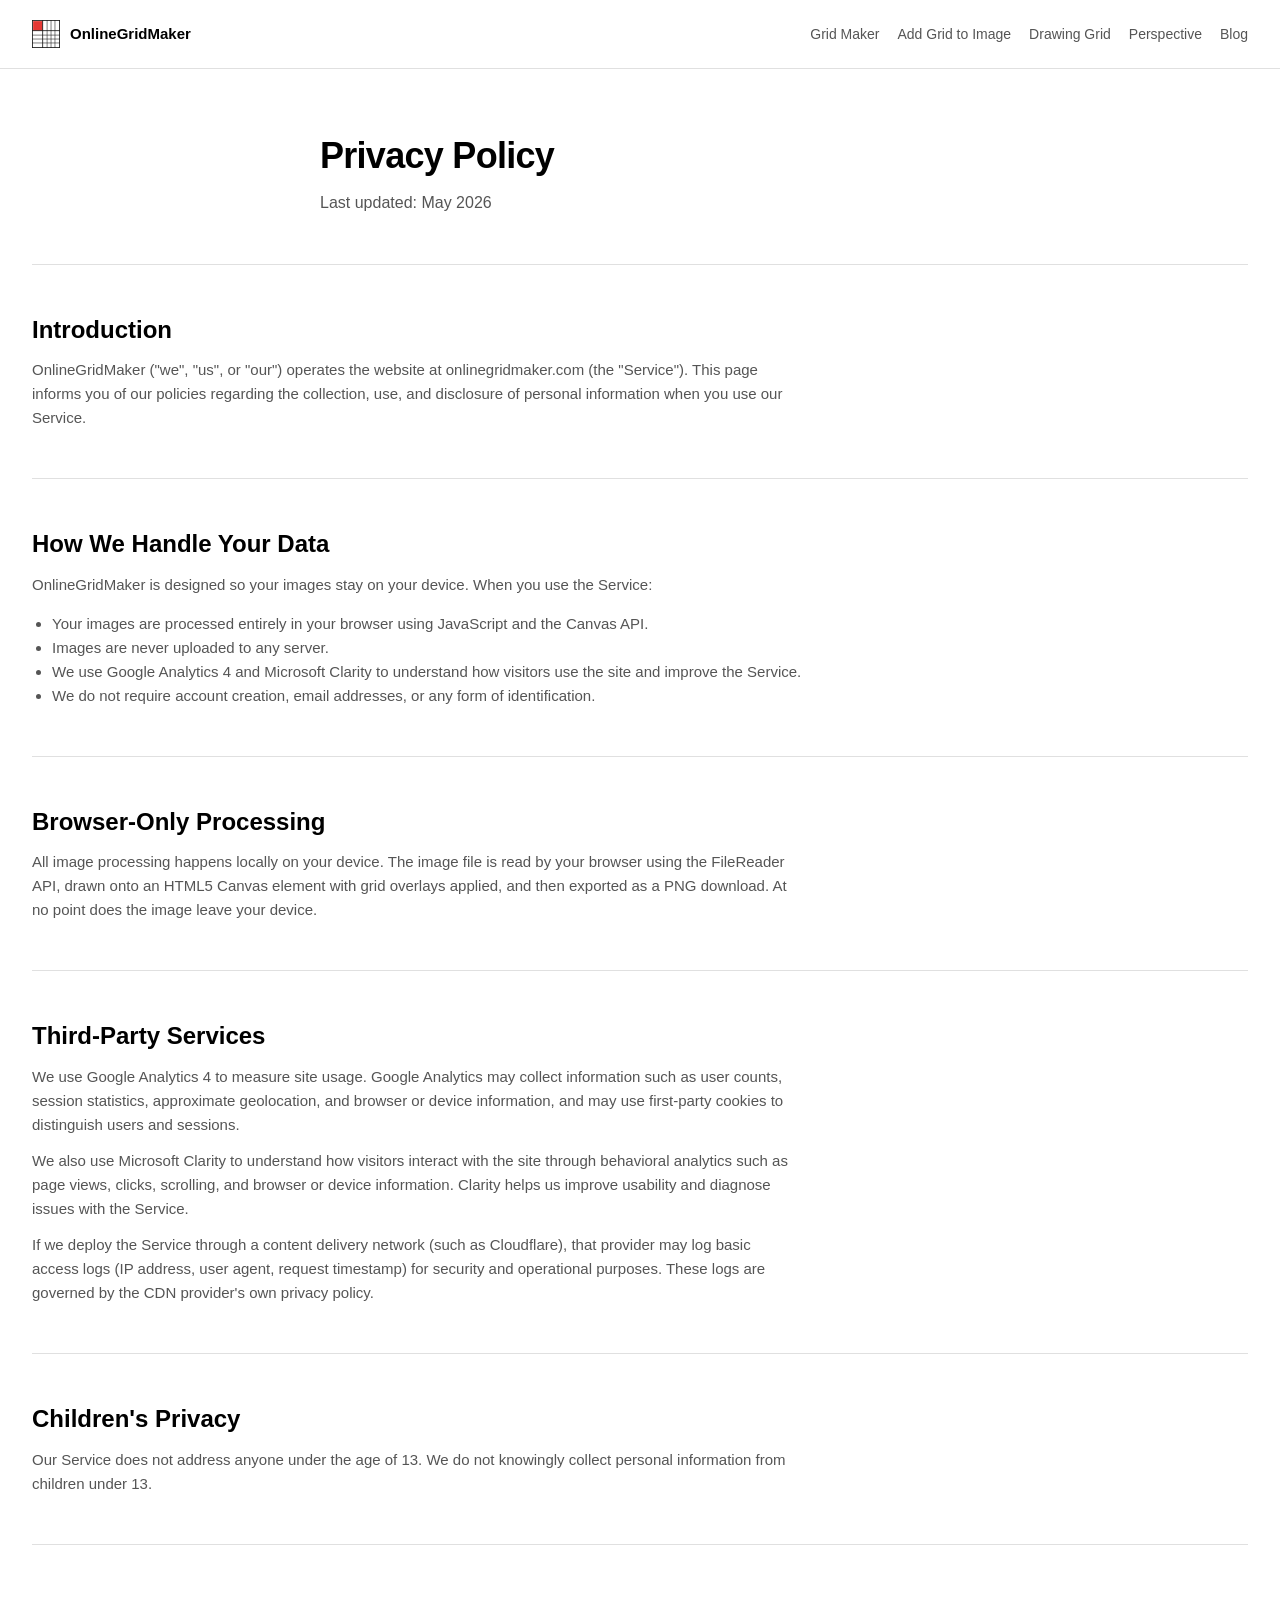
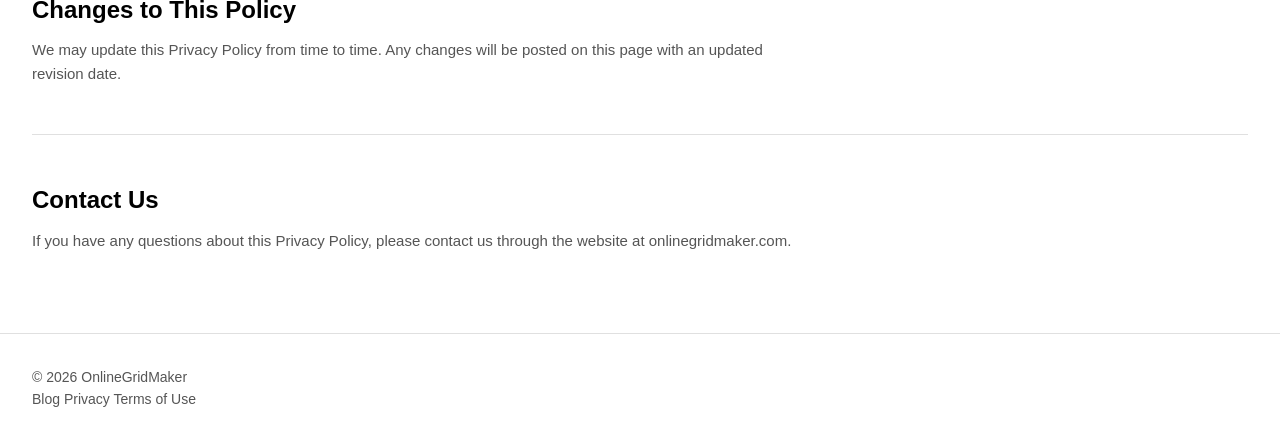
<file: privacy.html>
<!doctype html>
<html lang="en">
  <head>
    <meta charset="utf-8">
    <meta name="viewport" content="width=device-width, initial-scale=1">
    <!-- Google tag (gtag.js) -->
    <script async src="https://www.googletagmanager.com/gtag/js?id=G-TFB3D4MHC4"></script>
    <script>
      window.dataLayer = window.dataLayer || [];
      function gtag(){dataLayer.push(arguments);}
      gtag('js', new Date());

      gtag('config', 'G-TFB3D4MHC4');
    </script>
    <script async src="https://pagead2.googlesyndication.com/pagead/js/adsbygoogle.js?client=ca-pub-7980318949644067"
     crossorigin="anonymous"></script>
    <script type="text/javascript">
      (function(c,l,a,r,i,t,y){
        c[a]=c[a]||function(){(c[a].q=c[a].q||[]).push(arguments)};
        t=l.createElement(r);t.async=1;t.src="https://www.clarity.ms/tag/"+i;
        y=l.getElementsByTagName(r)[0];y.parentNode.insertBefore(t,y);
      })(window, document, "clarity", "script", "wtx2evfzmo");
    </script>
    <title>Privacy Policy - OnlineGridMaker</title>
    <meta name="description" content="Privacy Policy for OnlineGridMaker. Learn how we handle your data when you use our free grid maker tool.">
    <link rel="canonical" href="https://onlinegridmaker.com/privacy">
    <link rel="icon" type="image/png" sizes="32x32" href="/favicon-32.png">
    <link rel="icon" type="image/png" sizes="64x64" href="/favicon-64.png">
    <link rel="apple-touch-icon" sizes="180x180" href="/apple-touch-icon.png">
    <link rel="icon" href="/favicon.ico">
    <link rel="stylesheet" href="style.20260520a.css">
  </head>
  <body data-page="legal">
    <header class="site-header">
      <a class="logo" href="/">
        <img class="logo-mark" src="/logo-gridmaker.svg" alt="" width="28" height="28">
        <span class="logo-wordmark">OnlineGridMaker</span>
      </a>
      <nav class="nav" aria-label="Primary navigation">
        <a href="/">Grid Maker</a>
        <a href="/add-grid-to-image">Add Grid to Image</a>
        <a href="/drawing-grid-maker">Drawing Grid</a>
        <a href="/perspective-drawing-grid">Perspective</a>
        <a href="/blog/">Blog</a>
      </nav>
    </header>

    <main>
      <section class="hero" aria-labelledby="page-title">
        <h1 id="page-title">Privacy Policy</h1>
        <p>Last updated: May 2026</p>
      </section>

      <section class="content-section">
        <h2>Introduction</h2>
        <p>OnlineGridMaker ("we", "us", or "our") operates the website at onlinegridmaker.com (the "Service"). This page informs you of our policies regarding the collection, use, and disclosure of personal information when you use our Service.</p>
      </section>

      <section class="content-section">
        <h2>How We Handle Your Data</h2>
        <p>OnlineGridMaker is designed so your images stay on your device. When you use the Service:</p>
        <ul style="padding-left: 20px; color: var(--text-secondary);">
          <li>Your images are processed entirely in your browser using JavaScript and the Canvas API.</li>
          <li>Images are never uploaded to any server.</li>
          <li>We use Google Analytics 4 and Microsoft Clarity to understand how visitors use the site and improve the Service.</li>
          <li>We do not require account creation, email addresses, or any form of identification.</li>
        </ul>
      </section>

      <section class="content-section">
        <h2>Browser-Only Processing</h2>
        <p>All image processing happens locally on your device. The image file is read by your browser using the FileReader API, drawn onto an HTML5 Canvas element with grid overlays applied, and then exported as a PNG download. At no point does the image leave your device.</p>
      </section>

      <section class="content-section">
        <h2>Third-Party Services</h2>
        <p>We use Google Analytics 4 to measure site usage. Google Analytics may collect information such as user counts, session statistics, approximate geolocation, and browser or device information, and may use first-party cookies to distinguish users and sessions.</p>
        <p>We also use Microsoft Clarity to understand how visitors interact with the site through behavioral analytics such as page views, clicks, scrolling, and browser or device information. Clarity helps us improve usability and diagnose issues with the Service.</p>
        <p>If we deploy the Service through a content delivery network (such as Cloudflare), that provider may log basic access logs (IP address, user agent, request timestamp) for security and operational purposes. These logs are governed by the CDN provider's own privacy policy.</p>
      </section>

      <section class="content-section">
        <h2>Children's Privacy</h2>
        <p>Our Service does not address anyone under the age of 13. We do not knowingly collect personal information from children under 13.</p>
      </section>

      <section class="content-section">
        <h2>Changes to This Policy</h2>
        <p>We may update this Privacy Policy from time to time. Any changes will be posted on this page with an updated revision date.</p>
      </section>

      <section class="content-section">
        <h2>Contact Us</h2>
        <p>If you have any questions about this Privacy Policy, please contact us through the website at onlinegridmaker.com.</p>
      </section>
    </main>

    <footer class="site-footer">
      <span>&copy; 2026 OnlineGridMaker</span>
      <nav aria-label="Footer navigation">
        <a href="/blog/">Blog</a>
        <a href="/privacy">Privacy</a>
        <a href="/terms">Terms of Use</a>
      </nav>
    </footer>
  </body>
</html>
</file>
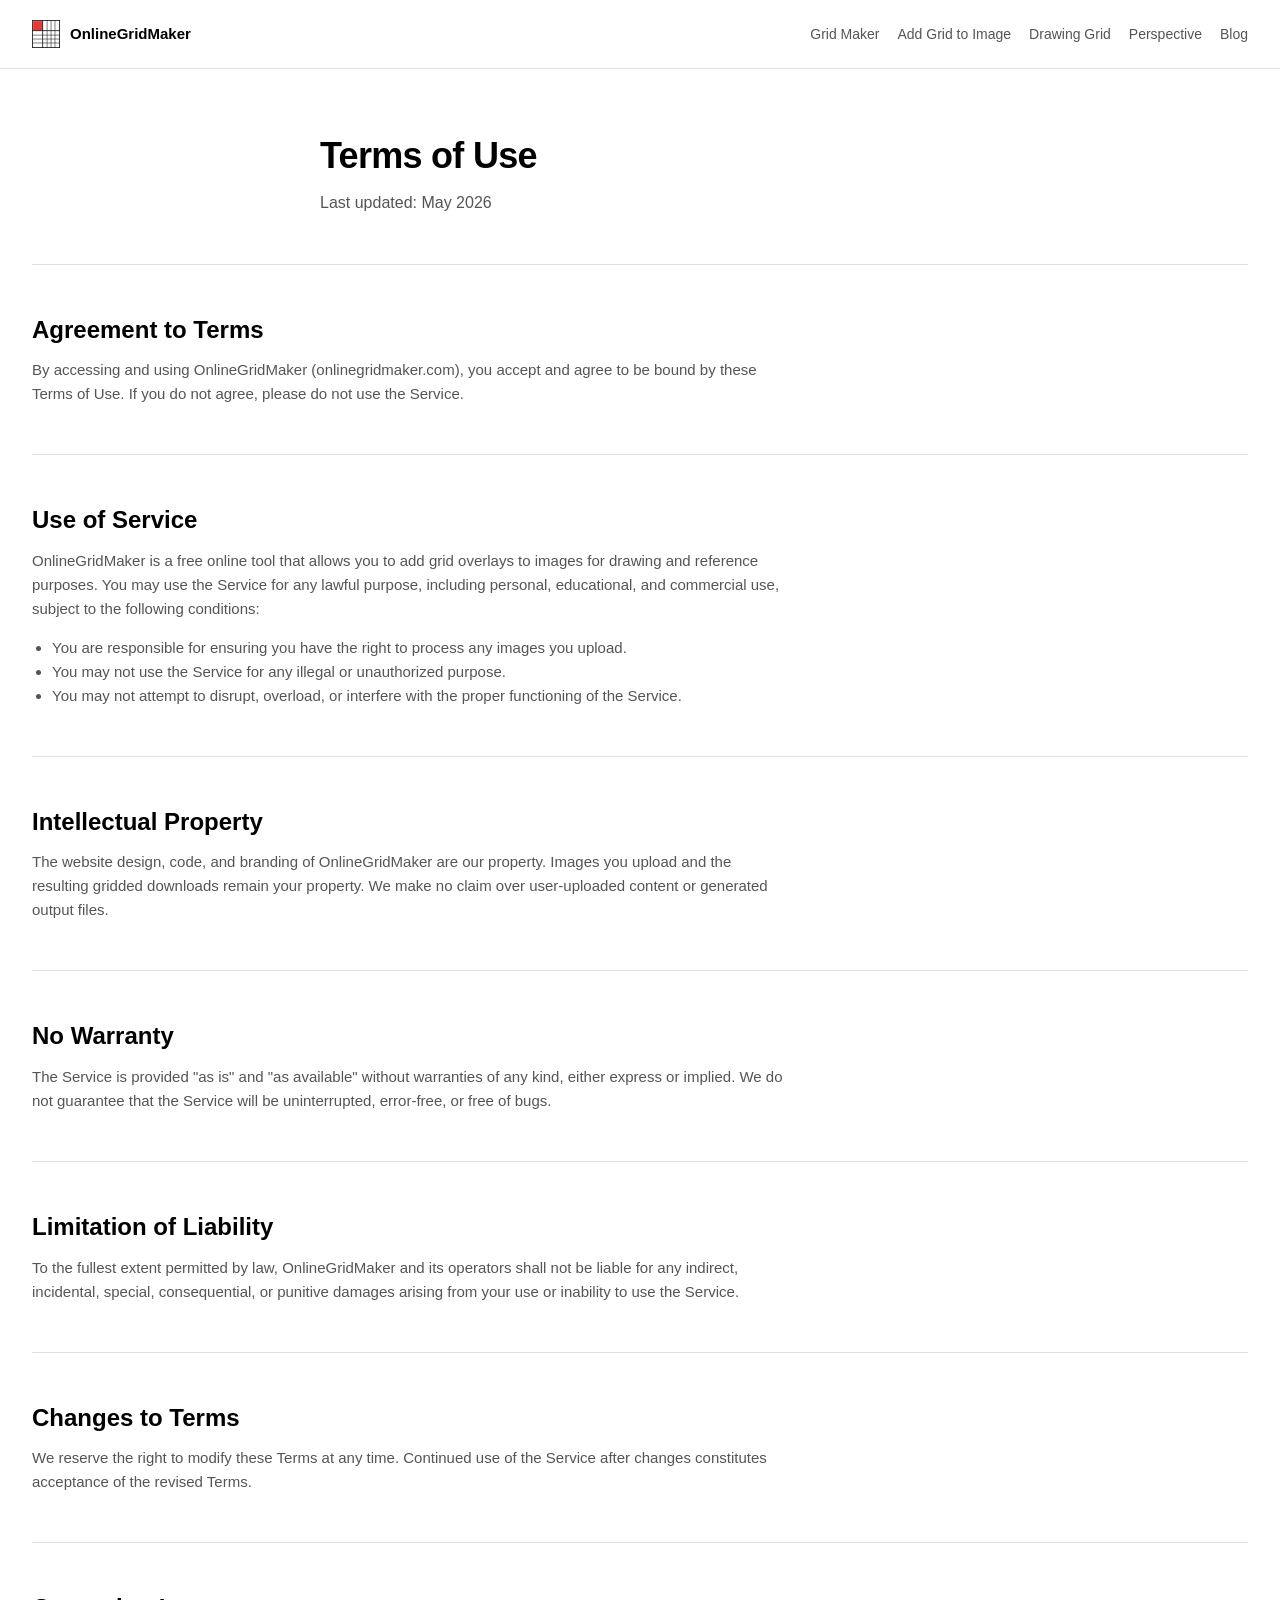
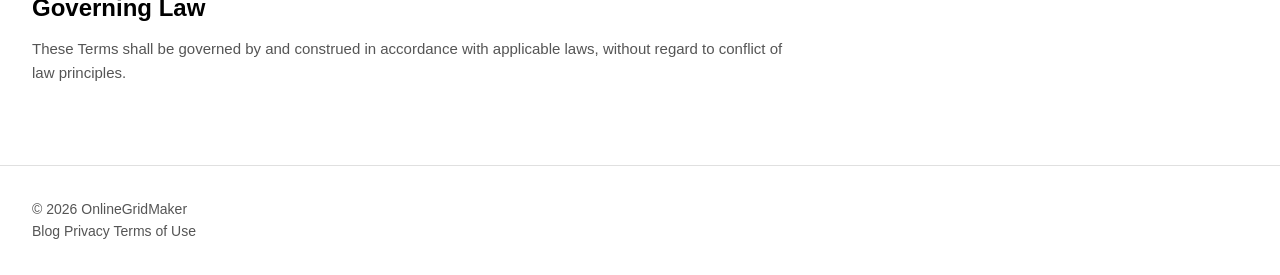
<file: terms.html>
<!doctype html>
<html lang="en">
  <head>
    <meta charset="utf-8">
    <meta name="viewport" content="width=device-width, initial-scale=1">
    <!-- Google tag (gtag.js) -->
    <script async src="https://www.googletagmanager.com/gtag/js?id=G-TFB3D4MHC4"></script>
    <script>
      window.dataLayer = window.dataLayer || [];
      function gtag(){dataLayer.push(arguments);}
      gtag('js', new Date());

      gtag('config', 'G-TFB3D4MHC4');
    </script>
    <script async src="https://pagead2.googlesyndication.com/pagead/js/adsbygoogle.js?client=ca-pub-7980318949644067"
     crossorigin="anonymous"></script>
    <script type="text/javascript">
      (function(c,l,a,r,i,t,y){
        c[a]=c[a]||function(){(c[a].q=c[a].q||[]).push(arguments)};
        t=l.createElement(r);t.async=1;t.src="https://www.clarity.ms/tag/"+i;
        y=l.getElementsByTagName(r)[0];y.parentNode.insertBefore(t,y);
      })(window, document, "clarity", "script", "wtx2evfzmo");
    </script>
    <title>Terms of Use - OnlineGridMaker</title>
    <meta name="description" content="Terms of Use for OnlineGridMaker. Read the terms and conditions for using our free grid maker tool.">
    <link rel="canonical" href="https://onlinegridmaker.com/terms">
    <link rel="icon" type="image/png" sizes="32x32" href="/favicon-32.png">
    <link rel="icon" type="image/png" sizes="64x64" href="/favicon-64.png">
    <link rel="apple-touch-icon" sizes="180x180" href="/apple-touch-icon.png">
    <link rel="icon" href="/favicon.ico">
    <link rel="stylesheet" href="style.20260520a.css">
  </head>
  <body data-page="legal">
    <header class="site-header">
      <a class="logo" href="/">
        <img class="logo-mark" src="/logo-gridmaker.svg" alt="" width="28" height="28">
        <span class="logo-wordmark">OnlineGridMaker</span>
      </a>
      <nav class="nav" aria-label="Primary navigation">
        <a href="/">Grid Maker</a>
        <a href="/add-grid-to-image">Add Grid to Image</a>
        <a href="/drawing-grid-maker">Drawing Grid</a>
        <a href="/perspective-drawing-grid">Perspective</a>
        <a href="/blog/">Blog</a>
      </nav>
    </header>

    <main>
      <section class="hero" aria-labelledby="page-title">
        <h1 id="page-title">Terms of Use</h1>
        <p>Last updated: May 2026</p>
      </section>

      <section class="content-section">
        <h2>Agreement to Terms</h2>
        <p>By accessing and using OnlineGridMaker (onlinegridmaker.com), you accept and agree to be bound by these Terms of Use. If you do not agree, please do not use the Service.</p>
      </section>

      <section class="content-section">
        <h2>Use of Service</h2>
        <p>OnlineGridMaker is a free online tool that allows you to add grid overlays to images for drawing and reference purposes. You may use the Service for any lawful purpose, including personal, educational, and commercial use, subject to the following conditions:</p>
        <ul style="padding-left: 20px; color: var(--text-secondary);">
          <li>You are responsible for ensuring you have the right to process any images you upload.</li>
          <li>You may not use the Service for any illegal or unauthorized purpose.</li>
          <li>You may not attempt to disrupt, overload, or interfere with the proper functioning of the Service.</li>
        </ul>
      </section>

      <section class="content-section">
        <h2>Intellectual Property</h2>
        <p>The website design, code, and branding of OnlineGridMaker are our property. Images you upload and the resulting gridded downloads remain your property. We make no claim over user-uploaded content or generated output files.</p>
      </section>

      <section class="content-section">
        <h2>No Warranty</h2>
        <p>The Service is provided "as is" and "as available" without warranties of any kind, either express or implied. We do not guarantee that the Service will be uninterrupted, error-free, or free of bugs.</p>
      </section>

      <section class="content-section">
        <h2>Limitation of Liability</h2>
        <p>To the fullest extent permitted by law, OnlineGridMaker and its operators shall not be liable for any indirect, incidental, special, consequential, or punitive damages arising from your use or inability to use the Service.</p>
      </section>

      <section class="content-section">
        <h2>Changes to Terms</h2>
        <p>We reserve the right to modify these Terms at any time. Continued use of the Service after changes constitutes acceptance of the revised Terms.</p>
      </section>

      <section class="content-section">
        <h2>Governing Law</h2>
        <p>These Terms shall be governed by and construed in accordance with applicable laws, without regard to conflict of law principles.</p>
      </section>
    </main>

    <footer class="site-footer">
      <span>&copy; 2026 OnlineGridMaker</span>
      <nav aria-label="Footer navigation">
        <a href="/blog/">Blog</a>
        <a href="/privacy">Privacy</a>
        <a href="/terms">Terms of Use</a>
      </nav>
    </footer>
  </body>
</html>
</file>
<file: style.20260520a.css>
:root {
  --bg-primary: #ffffff;
  --bg-secondary: #ffffff;
  --bg-upload: #f5f5f5;
  --text-primary: #000000;
  --text-secondary: #555555;
  --text-muted: #666666;
  --accent: #D32F2F;
  --accent-hover: #C62828;
  --accent-light: #f0f0f0;
  --border: #e0e0e0;
  --border-hover: #D32F2F;
  --border-focus: #D32F2F;
  --success: #166534;
  --error: #cc0000;
  --radius-sm: 2px;
  --radius-md: 0px;
  --radius-lg: 0px;
  --shadow-sm: none;
  --shadow-md: none;
}

* {
  box-sizing: border-box;
}

[hidden] {
  display: none !important;
}

html {
  color-scheme: light;
}

body {
  margin: 0;
  background: var(--bg-primary);
  color: var(--text-primary);
  font-family: "Helvetica Neue", Helvetica, Arial, "Noto Sans", sans-serif;
  font-size: 15px;
  line-height: 1.6;
}

a {
  color: inherit;
  text-decoration: none;
}

a:hover {
  color: #000000;
}

button,
input,
select {
  font: inherit;
}

button {
  cursor: pointer;
}

svg {
  display: block;
  width: 20px;
  height: 20px;
  fill: none;
  stroke: currentColor;
  stroke-linecap: round;
  stroke-linejoin: round;
  stroke-width: 2.5;
}

.site-header {
  display: flex;
  align-items: center;
  justify-content: space-between;
  gap: 16px;
  max-width: 1280px;
  margin: 0 auto;
  padding: 20px 32px;
  border-bottom: 1px solid var(--border);
}

.logo {
  display: inline-flex;
  align-items: center;
  gap: 10px;
  flex: 0 0 auto;
  color: var(--text-primary);
  font-weight: 800;
  letter-spacing: 0;
}

.logo-mark {
  display: block;
  width: 28px;
  height: 28px;
  flex: 0 0 auto;
}

.logo-wordmark {
  display: inline-block;
}

.nav {
  display: flex;
  align-items: center;
  gap: 18px;
  color: var(--text-secondary);
  font-size: 14px;
}

.nav a[aria-current="page"] {
  color: var(--accent);
  font-weight: 700;
  text-decoration: underline;
  text-decoration-thickness: 2px;
  text-underline-offset: 4px;
}

main {
  max-width: 1280px;
  margin: 0 auto;
  padding: 64px 32px 80px;
}

.hero {
  max-width: 640px;
  margin: 0 auto 48px;
  text-align: left;
}

.hero h1 {
  margin: 0 0 12px;
  font-size: 36px;
  font-weight: 800;
  line-height: 1.25;
  letter-spacing: -0.02em;
}

.hero p {
  margin: 0;
  color: var(--text-secondary);
  font-size: 16px;
  line-height: 1.6;
}

.trust-badges {
  display: flex;
  flex-wrap: wrap;
  gap: 24px;
  margin: 20px 0 16px;
}

.trust-item {
  display: inline-flex;
  align-items: center;
  gap: 6px;
  color: var(--text-muted);
  font-size: 13px;
  font-weight: 500;
}

.ti-check {
  color: var(--accent);
  font-weight: 700;
  font-size: 14px;
}

.hero .flow-hint {
  color: #C62828;
  font-size: 14px;
  font-weight: 600;
  letter-spacing: 0.05em;
}

.tool {
  display: grid;
  grid-template-columns: 336px minmax(0, 1fr);
  gap: 24px;
  align-items: start;
  margin-bottom: 56px;
}

.tool[data-state="editing"],
.tool:not([data-state]) {
  align-items: stretch;
}

.tool[data-state="demo"] {
  grid-template-columns: 400px minmax(0, 1fr);
  align-items: stretch;
}

.preview-card,
.controls {
  min-width: 0;
  background: var(--bg-secondary);
  border: 1px solid var(--border);
  border-radius: var(--radius-md);
}

.preview-card {
  padding: 20px;
}

.tool[data-state="editing"] .preview-card:not(.has-sidebar),
.tool:not([data-state]) .preview-card:not(.has-sidebar) {
  display: flex;
  flex-direction: column;
}

.preview-card.has-sidebar.has-image {
  display: grid;
  grid-template-columns: minmax(0, 1fr) 280px;
  gap: 16px;
  align-items: stretch;
}

.preview-card.has-sidebar:not(.has-image) .preview-sidebar {
  display: none;
}

.preview-main {
  display: flex;
  min-width: 0;
  min-height: 0;
  flex-direction: column;
}

.preview-sidebar {
  display: flex;
  min-width: 0;
  flex-direction: column;
  justify-content: center;
  gap: 12px;
}

.tool[data-state="editing"] .preview-main,
.tool:not([data-state]) .preview-main {
  height: 100%;
}

.tool[data-state="demo"] .preview-card {
  display: flex;
  flex-direction: column;
}

.tool[data-state="demo"] .preview-main {
  height: 100%;
}

.tool[data-state="demo"] .upload-zone {
  flex: 1 1 auto;
  min-height: 0;
}

.preview-topbar {
  display: flex;
  align-items: center;
  justify-content: space-between;
  gap: 8px;
  margin-bottom: 12px;
  padding-bottom: 12px;
  border-bottom: 1px solid var(--border);
}

.preview-topbar .toggle-btn,
.preview-topbar .button {
  width: 205px;
  min-height: 52px;
  padding: 12px 24px;
  border-radius: var(--radius-md);
}

.upload-zone {
  display: flex;
  min-height: 360px;
  align-items: center;
  justify-content: center;
  flex-direction: column;
  gap: 12px;
  padding: 24px;
  background: var(--bg-upload);
  border: 2px dashed #cccccc;
  border-radius: var(--radius-lg);
  color: var(--text-secondary);
  text-align: center;
  transition: background-color 160ms ease, border-color 160ms ease;
}

.upload-zone:hover,
.upload-zone.is-dragover {
  background: #fafafa;
  border-color: var(--accent);
}

.upload-zone input {
  position: absolute;
  width: 1px;
  height: 1px;
  overflow: hidden;
  clip: rect(0, 0, 0, 0);
  white-space: nowrap;
}

.upload-icon {
  display: grid;
  width: 40px;
  height: 40px;
  place-items: center;
  color: var(--accent);
}

.upload-icon svg {
  width: 32px;
  height: 32px;
}

.upload-title {
  color: var(--text-primary);
  font-weight: 600;
}

.upload-subtitle {
  max-width: 320px;
  color: var(--text-secondary);
  font-size: 14px;
  line-height: 1.5;
}

.upload-note {
  color: var(--text-muted);
  font-size: 13px;
  line-height: 1.5;
}

.upload-btn {
  margin-top: 8px;
}

.message {
  color: var(--text-muted);
  font-size: 14px;
  line-height: 1.5;
}

.canvas-wrap {
  display: flex;
  min-height: 620px;
  align-items: center;
  justify-content: center;
  overflow: hidden;
  background: var(--bg-upload);
  border: 1px solid var(--border);
  border-radius: var(--radius-lg);
}

.tool[data-state="editing"] .canvas-wrap:not([hidden]),
.tool:not([data-state]) .canvas-wrap:not([hidden]) {
  flex: 1 1 auto;
}

#gridCanvas {
  display: block;
  max-width: 100%;
  max-height: 100%;
  width: auto;
  height: auto;
}

.message {
  min-height: 22px;
  margin: 10px 0 0;
}

.message.is-error {
  color: var(--error);
}

.message.is-success {
  color: var(--success);
}

.controls {
  padding: 18px;
}

.demo-preview {
  display: flex;
  min-width: 0;
  align-items: center;
  justify-content: center;
  padding: 16px;
  border: 1px solid var(--border);
  border-radius: var(--radius-md);
  background: var(--bg-secondary);
}

.demo-preview img,
.demo-preview video {
  max-width: 100%;
  height: auto;
  border-radius: var(--radius-md);
}

.demo-preview-poster {
  display: none;
}

.tool[data-state="demo"] .demo-preview,
.tool[data-state="editing"] .controls {
  animation: fade-slide-in 250ms ease both;
}

.tool[data-state="demo"] .demo-preview {
  display: flex;
}

.tool[data-state="demo"] .controls {
  display: none;
}

.tool[data-state="editing"] .demo-preview {
  display: none;
}

.tool[data-state="editing"] .controls {
  display: block;
}

@keyframes fade-slide-in {
  from {
    opacity: 0;
    transform: translateY(8px);
  }

  to {
    opacity: 1;
    transform: translateY(0);
  }
}

.segmented-field {
  display: grid;
  gap: 8px;
  margin: 0 0 16px;
  padding: 0;
  border: 0;
}

.segmented-field legend {
  margin: 0;
  padding: 0;
  color: var(--text-secondary);
  font-size: 14px;
  line-height: 1.5;
}

.segmented-control {
  display: grid;
  grid-template-columns: 1fr 1fr;
  gap: 4px;
  padding: 4px;
  border-radius: var(--radius-sm);
  background: #f0f0f0;
}

.segmented-option {
  min-height: 36px;
  border: 0;
  border-radius: var(--radius-sm);
  background: transparent;
  color: var(--text-primary);
  font-weight: 500;
}

.segmented-option.is-active {
  background: var(--accent);
  color: #ffffff;
}

.segmented-option:focus-visible {
  outline: 2px solid var(--border-focus);
  outline-offset: 2px;
}

.control-grid {
  display: grid;
  grid-template-columns: 1fr 1fr;
  gap: 14px;
}

.field {
  display: grid;
  gap: 6px;
  color: var(--text-secondary);
  font-size: 14px;
  line-height: 1.5;
}

.field span {
  display: flex;
  align-items: center;
  justify-content: space-between;
  gap: 8px;
}

.slider-field {
  gap: 8px;
}

.slider-field span {
  display: flex;
  align-items: center;
  justify-content: space-between;
}

.slider-field output {
  min-width: 2em;
  color: var(--text-primary);
  font-size: 14px;
  font-weight: 600;
  text-align: right;
}

.color-field {
  display: flex;
  align-items: center;
  gap: 10px;
  position: relative;
}

.color-trigger {
  display: inline-flex;
  width: 28px;
  height: 28px;
  align-items: center;
  justify-content: center;
  padding: 2px;
  border: 1px solid var(--border);
  border-radius: var(--radius-sm);
  background: var(--bg-secondary);
  cursor: pointer;
}

.color-trigger:hover {
  border-color: var(--border-hover);
}

.color-trigger:focus-visible {
  outline: 2px solid var(--border-focus);
  outline-offset: 2px;
}

.color-swatch {
  display: block;
  width: 100%;
  height: 100%;
  border-radius: 2px;
  background: #000000;
}

.color-hex {
  color: var(--text-secondary);
  font-family: "SF Mono", Menlo, Consolas, monospace;
  font-size: 13px;
  text-transform: uppercase;
}

.color-popover {
  position: absolute;
  top: calc(100% + 8px);
  left: 0;
  z-index: 20;
  display: grid;
  gap: 12px;
  width: 282px;
  padding: 0 0 12px;
  border: 1px solid var(--border);
  border-radius: 2px;
  background: var(--bg-secondary);
  box-shadow: 0 2px 8px rgba(0, 0, 0, 0.12);
}

.color-popover[data-placement="top"] {
  top: auto;
  bottom: calc(100% + 8px);
}

.color-spectrum {
  display: block;
  width: 280px;
  height: 160px;
  border: 0;
  border-bottom: 1px solid var(--border);
  border-radius: 2px 2px 0 0;
  cursor: crosshair;
}

.color-toolbar {
  display: flex;
  align-items: center;
  gap: 10px;
  margin: 0 12px;
}

.eyedropper-btn {
  display: inline-flex;
  width: 22px;
  height: 22px;
  align-items: center;
  justify-content: center;
  padding: 0;
  border: 0;
  background: transparent;
  color: var(--text-primary);
  cursor: pointer;
  flex-shrink: 0;
}

.eyedropper-btn:hover {
  color: var(--accent);
}

.eyedropper-btn svg {
  width: 18px;
  height: 18px;
}

.picker-preview {
  display: block;
  width: 24px;
  height: 24px;
  border: 1px solid var(--border);
  border-radius: 50%;
  background: #000000;
  flex-shrink: 0;
}

.color-slider {
  display: flex;
  align-items: center;
  flex: 1;
  min-width: 0;
}

.color-slider input[type="range"] {
  width: 100%;
  height: 12px;
  min-height: 12px;
  margin: 0;
  padding: 0;
  border: 0;
  border-radius: 2px;
  background: linear-gradient(
    90deg,
    #ff0000 0%,
    #ffff00 17%,
    #00ff00 33%,
    #00ffff 50%,
    #0000ff 67%,
    #ff00ff 83%,
    #ff0000 100%
  );
  -webkit-appearance: none;
  appearance: none;
  cursor: pointer;
}

.color-slider input[type="range"]::-webkit-slider-thumb {
  -webkit-appearance: none;
  appearance: none;
  width: 14px;
  height: 14px;
  border: 2px solid #ffffff;
  border-radius: 50%;
  background: transparent;
  cursor: pointer;
}

.color-slider input[type="range"]::-moz-range-thumb {
  width: 14px;
  height: 14px;
  border: 2px solid #ffffff;
  border-radius: 50%;
  background: transparent;
  cursor: pointer;
}

.rgb-grid {
  display: grid;
  grid-template-columns: repeat(3, 1fr);
  gap: 8px;
  margin: 0 12px;
}

.rgb-grid label {
  display: flex;
  flex-direction: column;
  align-items: center;
  gap: 4px;
  color: var(--text-secondary);
  font-size: 11px;
  text-align: center;
}

.rgb-grid input {
  min-height: 32px;
  width: 100%;
  padding: 6px 4px;
  border: 1px solid var(--border);
  border-radius: var(--radius-sm);
  background: var(--bg-secondary);
  color: var(--text-primary);
  text-align: center;
  font-size: 14px;
}

.rgb-grid input:focus-visible {
  outline: 2px solid var(--border-focus);
  outline-offset: 2px;
}

.sr-only {
  position: absolute;
  width: 1px;
  height: 1px;
  padding: 0;
  margin: -1px;
  overflow: hidden;
  clip: rect(0, 0, 0, 0);
  white-space: nowrap;
  border: 0;
}

.field small {
  display: block;
  margin: -2px 0 2px;
  color: var(--text-muted);
  font-size: 12px;
  font-weight: 400;
  line-height: 1.4;
}

.field-wide {
  grid-column: 1 / -1;
}

.field input,
.field select {
  min-height: 44px;
  width: 100%;
  border: 1px solid var(--border);
  border-radius: var(--radius-sm);
  background: var(--bg-secondary);
  color: var(--text-primary);
}

.field input[type="number"] {
  width: 80px;
  padding: 8px;
  text-align: center;
}

.field select {
  padding: 8px 10px;
}

.field > input[type="range"] {
  min-height: 8px;
  border: 0;
  border-radius: 2px;
  background: #e0e0e0;
  accent-color: var(--accent);
}

.field input:focus-visible,
.field select:focus-visible,
.checks input:focus-visible,
.button:focus-visible,
.upload-zone:focus-within {
  outline: 2px solid var(--border-focus);
  outline-offset: 2px;
}

output {
  color: var(--text-primary);
  font-size: 12px;
}

.control-divider {
  height: 1px;
  margin: 18px 0;
  background: var(--border);
}

.checks {
  display: grid;
  gap: 10px;
  color: var(--text-primary);
  font-size: 14px;
}

.checks label {
  display: flex;
  min-height: 32px;
  align-items: center;
  gap: 8px;
}

.checks input {
  width: 16px;
  height: 16px;
  margin: 0;
  accent-color: var(--accent);
}

.show-grid-toggle {
  display: flex;
  min-height: 32px;
  align-items: center;
  gap: 8px;
  color: var(--text-primary);
  font-size: 14px;
}

.show-grid-toggle input {
  width: 16px;
  height: 16px;
  margin: 0;
  accent-color: var(--accent);
}

.label-options {
  display: grid;
  gap: 10px;
}

.label-options > label:first-child {
  display: flex;
  min-height: 32px;
  align-items: center;
  gap: 8px;
  color: var(--text-primary);
  font-size: 14px;
}

.label-options > label:first-child input {
  width: 16px;
  height: 16px;
  margin: 0;
  accent-color: var(--accent);
}

.label-position {
  display: grid;
  margin-left: 24px;
}

.label-position.is-disabled {
  color: var(--text-muted);
  opacity: 0.58;
}

.label-position.is-disabled select {
  background: var(--bg-upload);
  color: var(--text-muted);
  cursor: not-allowed;
}

.paper-format {
  display: grid;
  gap: 14px;
}

.custom-paper-grid {
  display: grid;
  grid-template-columns: 1fr 1fr;
  gap: 14px;
}

.printing-guide {
  padding: 16px;
  border: 1px solid var(--border);
  border-radius: var(--radius-md);
  background: #f9fafb;
  color: var(--text-secondary);
  font-size: 13px;
  line-height: 1.5;
}

.printing-guide-title {
  margin: 0 0 8px;
  color: var(--text-primary);
  font-size: 14px;
  font-weight: 600;
  line-height: 1.4;
}

.printing-guide p {
  margin: 0 0 8px;
}

.printing-guide ul {
  display: grid;
  gap: 4px;
  margin: 0;
  padding: 0;
  list-style: none;
}

.printing-guide li::before {
  content: "• ";
}

.change-image-btn {
  display: inline-flex;
  min-height: 36px;
  padding: 8px 16px;
  margin-top: 10px;
  border: 1px solid var(--border-hover);
  border-radius: var(--radius-sm);
  background: var(--bg-secondary);
  color: var(--text-secondary);
  font-size: 13px;
  font-weight: 500;
  gap: 6px;
  transition: background-color 160ms ease, border-color 160ms ease;
}

.change-image-btn:hover {
  background: var(--accent-light);
  border-color: var(--accent);
  color: var(--accent);
}

.change-image-btn svg {
  width: 16px;
  height: 16px;
}

.toggle-btn {
  display: inline-flex;
  min-height: 36px;
  align-items: center;
  justify-content: center;
  padding: 8px 16px;
  border: 1px solid var(--border);
  border-radius: var(--radius-sm);
  background: var(--bg-secondary);
  color: var(--text-secondary);
  font-size: 13px;
  font-weight: 500;
  transition: background-color 160ms ease, border-color 160ms ease, color 160ms ease;
}

.toggle-btn:hover {
  background: var(--accent-light);
  border-color: var(--accent);
  color: var(--accent);
}

.toggle-btn.is-active {
  border-color: var(--accent);
  background: var(--accent-light);
  color: var(--accent);
}

.features-compact {
  margin-top: 64px;
  padding-top: 48px;
  border-top: 1px solid var(--border);
}

.features-compact h2 {
  margin: 0 0 24px;
  font-size: 24px;
  font-weight: 700;
  line-height: 1.4;
  letter-spacing: 0;
  text-align: center;
}

body[data-page="grid"] .features-compact h2,
body[data-page="drawing"] .features-compact h2,
body[data-page="addImage"] .features-compact h2 {
  text-align: left;
}

.feature-list {
  display: grid;
  grid-template-columns: repeat(2, minmax(0, 1fr));
  gap: 24px 32px;
  margin-bottom: 32px;
}

.feature-item {
  display: flex;
  min-width: 0;
  align-items: center;
  gap: 12px;
}

.fi-icon {
  display: inline-flex;
  width: 32px;
  height: 32px;
  flex: 0 0 32px;
  align-items: center;
  justify-content: center;
  color: var(--accent);
  font-size: 20px;
  line-height: 1;
}

.feature-item div {
  display: grid;
  min-width: 0;
  gap: 2px;
}

.features-compact h3 {
  margin: 0 0 0.25rem;
  font-size: 1rem;
  font-weight: 700;
}

.feature-item div span {
  color: var(--text-secondary);
  font-size: 13px;
  line-height: 1.4;
  white-space: nowrap;
}

body[data-page="grid"] #recommended-grid-settings-title + p + .feature-list .feature-item {
  align-items: center;
  gap: 18px;
}

body[data-page="grid"] #recommended-grid-settings-title + p + .feature-list .fi-icon {
  width: 88px;
  height: auto;
  flex-basis: 88px;
  justify-content: flex-start;
  white-space: nowrap;
}

.use-tags-label {
  margin-bottom: 8px;
  color: var(--text-secondary);
  font-size: 13px;
}

.use-tags {
  display: flex;
  flex-wrap: wrap;
  gap: 8px;
}

.use-tag {
  display: inline-block;
  padding: 6px 14px;
  border: 1px solid #e0e0e0;
  border-radius: 2px;
  background: #f0f0f0;
  font-size: 13px;
}

.actions {
  display: grid;
  gap: 10px;
  margin-top: 20px;
}

.button {
  display: inline-flex;
  min-height: 46px;
  align-items: center;
  justify-content: center;
  gap: 8px;
  padding: 12px 24px;
  border-radius: var(--radius-md);
  font-weight: 500;
  transition: background-color 160ms ease, border-color 160ms ease, color 160ms ease;
}

.button:disabled {
  cursor: not-allowed;
  opacity: 0.55;
}

.primary {
  border: 1px solid var(--accent);
  background: var(--accent);
  color: #ffffff;
}

.primary:hover:not(:disabled) {
  background: var(--accent-hover);
  border-color: var(--accent-hover);
}

.secondary {
  border: 1px solid var(--border);
  background: transparent;
  color: var(--text-primary);
}

.secondary:hover {
  background: #f5f5f5;
  border-color: var(--border-hover);
}

.content-section {
  margin-top: 48px;
  padding-top: 48px;
  border-top: 1px solid var(--border);
}

.content-section h2 {
  margin: 0 0 12px;
  font-size: 24px;
  font-weight: 700;
  line-height: 1.4;
  letter-spacing: 0;
}

.content-section p {
  max-width: 760px;
  margin: 0;
  color: var(--text-secondary);
}

.content-section p + p {
  margin-top: 12px;
}

.blog-list {
  display: grid;
  max-width: 860px;
  margin: 0 auto;
  gap: 20px;
}

.blog-card {
  display: grid;
  padding: 24px;
  border: 1px solid var(--border);
  border-radius: var(--radius-md);
  background: var(--bg-secondary);
}

.blog-card h2 {
  margin: 6px 0 8px;
  font-size: 24px;
  font-weight: 700;
  line-height: 1.35;
  letter-spacing: 0;
}

.blog-card p {
  max-width: 720px;
  margin: 0;
  color: var(--text-secondary);
}

.blog-card .text-link {
  justify-self: start;
  margin-top: 14px;
}

.article {
  max-width: 780px;
  margin: 0 auto;
}

.breadcrumb {
  margin: 0 0 16px;
  color: var(--text-secondary);
  font-size: 14px;
}

.article-header h1 {
  margin: 0 0 14px;
  font-size: 38px;
  font-weight: 800;
  line-height: 1.22;
  letter-spacing: 0;
}

.article-header p:last-child {
  max-width: 720px;
  margin: 0;
  color: var(--text-secondary);
  font-size: 17px;
}

.article-meta {
  margin: 0;
  color: var(--text-muted);
  font-size: 13px;
  font-weight: 600;
  letter-spacing: 0.04em;
  text-transform: uppercase;
}

.text-link {
  display: inline-flex;
  color: var(--accent);
  font-weight: 700;
  text-decoration: underline;
  text-decoration-thickness: 1px;
  text-underline-offset: 3px;
}

.article-list {
  display: grid;
  max-width: 720px;
  margin: 0 0 16px;
  padding-left: 20px;
  gap: 8px;
  color: var(--text-secondary);
}

.article-figure {
  margin: 28px 0 0;
}

.article-figure img {
  display: block;
  width: 100%;
  height: auto;
  border: 1px solid var(--border);
  border-radius: var(--radius-md);
  background: var(--bg-upload);
}

.article-figure figcaption {
  margin-top: 8px;
  color: var(--text-muted);
  font-size: 13px;
  line-height: 1.5;
}

.article-cta {
  margin: 36px 0 0;
}

.faq {
  display: grid;
  gap: 10px;
}

.faq h2 {
  margin-bottom: 4px;
}

.faq details {
  border: 1px solid var(--border);
  border-radius: var(--radius-md);
  background: var(--bg-secondary);
}

.faq summary {
  cursor: pointer;
  padding: 16px 20px;
  font-weight: 700;
  line-height: 1.4;
}

.faq summary h3 {
  display: inline;
  margin: 0;
  font-size: inherit;
  font-weight: inherit;
  line-height: inherit;
}

.faq details p {
  padding: 0 20px 20px;
}

.site-footer {
  max-width: 1280px;
  margin: 0 auto;
  padding: 32px 32px;
  border-top: 1px solid var(--border);
  color: var(--text-secondary);
  font-size: 14px;
}

.footer-content {
  display: grid;
  grid-template-columns: minmax(220px, 1.1fr) minmax(360px, 1.2fr) auto;
  align-items: start;
  gap: 28px;
}

.footer-brand {
  display: grid;
  gap: 10px;
}

.footer-brand p {
  max-width: 280px;
  margin: 0;
  color: var(--text-secondary);
}

.footer-links {
  display: grid;
  grid-template-columns: repeat(3, minmax(0, 1fr));
  gap: 20px;
}

.link-group {
  display: grid;
  align-content: start;
  gap: 8px;
}

.link-group h4 {
  margin: 0 0 2px;
  color: var(--text-primary);
  font-size: 14px;
  font-weight: 700;
}

.link-group a {
  color: var(--text-secondary);
}

.footer-social {
  display: flex;
  gap: 8px;
}

.footer-social a {
  display: inline-flex;
  width: 36px;
  height: 36px;
  align-items: center;
  justify-content: center;
  border: 1px solid var(--border);
  border-radius: var(--radius-sm);
  color: var(--text-secondary);
}

.footer-social a:hover {
  border-color: var(--accent);
  color: var(--accent);
}

.footer-social svg {
  width: 18px;
  height: 18px;
}

.footer-bottom {
  margin-top: 32px;
  padding-top: 24px;
  border-top: 1px solid var(--border);
}

@media (max-width: 900px) {
  .preview-card.has-sidebar.has-image {
    display: flex;
    flex-direction: column;
  }

  .preview-sidebar {
    order: 12;
  }
}

@media (max-width: 800px) {
  .site-header,
  .site-footer,
  .footer-content {
    align-items: flex-start;
  }

  .site-header {
    flex-direction: column;
  }

  .nav {
    flex-wrap: wrap;
    row-gap: 8px;
  }

  main {
    padding: 48px 20px 64px;
  }

  .trust-badges {
    gap: 16px;
  }

  .hero {
    margin-bottom: 32px;
  }

  .tool {
    grid-template-columns: 1fr;
  }

  .tool[data-state="demo"] {
    grid-template-columns: 1fr;
  }

  body[data-page="drawing"] .tool[data-state="editing"] .preview-card,
  body[data-page="addImage"] .tool[data-state="editing"] .preview-card {
    order: -1;
  }

  body[data-page="drawing"] .tool[data-state="editing"] .controls,
  body[data-page="addImage"] .tool[data-state="editing"] .controls {
    order: 2;
  }

  .feature-list {
    grid-template-columns: 1fr;
  }

  .feature-item {
    align-items: flex-start;
  }

  .feature-item div span {
    white-space: normal;
  }

  .footer-content {
    grid-template-columns: 1fr;
  }

  .footer-links {
    grid-template-columns: repeat(3, minmax(0, 1fr));
  }

  .upload-zone {
    min-height: 280px;
  }

  .canvas-wrap {
    min-height: 360px;
  }

  .controls {
    padding: 16px;
  }

  .actions {
    grid-template-columns: 1fr;
  }

  .preview-card {
    display: flex;
    flex-direction: column;
  }

  .upload-zone {
    order: -1;
  }

  .preview-topbar {
    order: 10;
    flex-direction: column;
    margin-top: 12px;
    margin-bottom: 0;
    padding-top: 12px;
    padding-bottom: 0;
    border-top: 1px solid var(--border);
    border-bottom: 0;
  }

  .preview-topbar .toggle-btn,
  .preview-topbar .button {
    width: 100%;
  }

  .change-image-btn {
    order: 11;
  }

  .printing-guide {
    order: 12;
  }

  .message {
    order: 13;
  }

  .demo-preview video {
    display: none;
  }

  .demo-preview-poster {
    display: block;
  }

  .demo-preview.is-video-ready video {
    display: block;
  }

  .demo-preview.is-video-ready .demo-preview-poster {
    display: none;
  }
}

@media (max-width: 520px) {
  body {
    font-size: 15px;
  }

  .site-header,
  .site-footer {
    padding: 16px;
  }

  .hero h1 {
    font-size: 28px;
  }

  .article-header h1 {
    font-size: 30px;
  }

  .blog-card {
    padding: 18px;
  }

  .control-grid {
    grid-template-columns: 1fr;
  }

  .custom-paper-grid {
    grid-template-columns: 1fr;
  }

  .footer-links {
    grid-template-columns: 1fr;
  }

  .field input[type="number"] {
    width: 100%;
  }

  .preview-card {
    padding: 12px;
  }

  .upload-zone {
    min-height: 240px;
    padding: 18px;
  }

  .canvas-wrap {
    min-height: 280px;
  }

}

@media (prefers-reduced-motion: reduce) {
  .tool[data-state="demo"] .demo-preview,
  .tool[data-state="editing"] .controls,
  .button,
  .upload-zone,
  .change-image-btn,
  .toggle-btn {
    animation: none;
    transition: none;
  }
}
</file>
<file: style.20260520.css>
:root {
  --bg-primary: #ffffff;
  --bg-secondary: #ffffff;
  --bg-upload: #f5f5f5;
  --text-primary: #000000;
  --text-secondary: #555555;
  --text-muted: #666666;
  --accent: #D32F2F;
  --accent-hover: #C62828;
  --accent-light: #f0f0f0;
  --border: #e0e0e0;
  --border-hover: #D32F2F;
  --border-focus: #D32F2F;
  --success: #166534;
  --error: #cc0000;
  --radius-sm: 2px;
  --radius-md: 0px;
  --radius-lg: 0px;
  --shadow-sm: none;
  --shadow-md: none;
}

* {
  box-sizing: border-box;
}

[hidden] {
  display: none !important;
}

html {
  color-scheme: light;
}

body {
  margin: 0;
  background: var(--bg-primary);
  color: var(--text-primary);
  font-family: "Helvetica Neue", Helvetica, Arial, "Noto Sans", sans-serif;
  font-size: 15px;
  line-height: 1.6;
}

a {
  color: inherit;
  text-decoration: none;
}

a:hover {
  color: #000000;
}

button,
input,
select {
  font: inherit;
}

button {
  cursor: pointer;
}

svg {
  display: block;
  width: 20px;
  height: 20px;
  fill: none;
  stroke: currentColor;
  stroke-linecap: round;
  stroke-linejoin: round;
  stroke-width: 2.5;
}

.site-header {
  display: flex;
  align-items: center;
  justify-content: space-between;
  gap: 16px;
  max-width: 1280px;
  margin: 0 auto;
  padding: 20px 32px;
  border-bottom: 1px solid var(--border);
}

.logo {
  display: inline-flex;
  align-items: center;
  gap: 10px;
  flex: 0 0 auto;
  color: var(--text-primary);
  font-weight: 800;
  letter-spacing: 0;
}

.logo-mark {
  display: block;
  width: 28px;
  height: 28px;
  flex: 0 0 auto;
}

.logo-wordmark {
  display: inline-block;
}

.nav {
  display: flex;
  align-items: center;
  gap: 18px;
  color: var(--text-secondary);
  font-size: 14px;
}

.nav a[aria-current="page"] {
  color: var(--accent);
  font-weight: 700;
  text-decoration: underline;
  text-decoration-thickness: 2px;
  text-underline-offset: 4px;
}

main {
  max-width: 1280px;
  margin: 0 auto;
  padding: 64px 32px 80px;
}

.hero {
  max-width: 640px;
  margin: 0 auto 48px;
  text-align: left;
}

.hero h1 {
  margin: 0 0 12px;
  font-size: 36px;
  font-weight: 800;
  line-height: 1.25;
  letter-spacing: -0.02em;
}

.hero p {
  margin: 0;
  color: var(--text-secondary);
  font-size: 16px;
  line-height: 1.6;
}

.trust-badges {
  display: flex;
  flex-wrap: wrap;
  gap: 24px;
  margin: 20px 0 16px;
}

.trust-item {
  display: inline-flex;
  align-items: center;
  gap: 6px;
  color: var(--text-muted);
  font-size: 13px;
  font-weight: 500;
}

.ti-check {
  color: var(--accent);
  font-weight: 700;
  font-size: 14px;
}

.hero .flow-hint {
  color: #C62828;
  font-size: 14px;
  font-weight: 600;
  letter-spacing: 0.05em;
}

.tool {
  display: grid;
  grid-template-columns: 336px minmax(0, 1fr);
  gap: 24px;
  align-items: start;
  margin-bottom: 56px;
}

.tool[data-state="editing"],
.tool:not([data-state]) {
  align-items: stretch;
}

.tool[data-state="demo"] {
  grid-template-columns: 400px minmax(0, 1fr);
  align-items: stretch;
}

.preview-card,
.controls {
  min-width: 0;
  background: var(--bg-secondary);
  border: 1px solid var(--border);
  border-radius: var(--radius-md);
}

.preview-card {
  padding: 20px;
}

.tool[data-state="editing"] .preview-card:not(.has-sidebar),
.tool:not([data-state]) .preview-card:not(.has-sidebar) {
  display: flex;
  flex-direction: column;
}

.preview-card.has-sidebar.has-image {
  display: grid;
  grid-template-columns: minmax(0, 1fr) 280px;
  gap: 16px;
  align-items: stretch;
}

.preview-card.has-sidebar:not(.has-image) .preview-sidebar {
  display: none;
}

.preview-main {
  display: flex;
  min-width: 0;
  min-height: 0;
  flex-direction: column;
}

.preview-sidebar {
  display: flex;
  min-width: 0;
  flex-direction: column;
  justify-content: center;
  gap: 12px;
}

.tool[data-state="editing"] .preview-main,
.tool:not([data-state]) .preview-main {
  height: 100%;
}

.tool[data-state="demo"] .preview-card {
  display: flex;
  flex-direction: column;
}

.tool[data-state="demo"] .preview-main {
  height: 100%;
}

.tool[data-state="demo"] .upload-zone {
  flex: 1 1 auto;
  min-height: 0;
}

.preview-topbar {
  display: flex;
  align-items: center;
  justify-content: space-between;
  gap: 8px;
  margin-bottom: 12px;
  padding-bottom: 12px;
  border-bottom: 1px solid var(--border);
}

.preview-topbar .toggle-btn,
.preview-topbar .button {
  width: 205px;
  min-height: 52px;
  padding: 12px 24px;
  border-radius: var(--radius-md);
}

.upload-zone {
  display: flex;
  min-height: 360px;
  align-items: center;
  justify-content: center;
  flex-direction: column;
  gap: 12px;
  padding: 24px;
  background: var(--bg-upload);
  border: 2px dashed #cccccc;
  border-radius: var(--radius-lg);
  color: var(--text-secondary);
  text-align: center;
  transition: background-color 160ms ease, border-color 160ms ease;
}

.upload-zone:hover,
.upload-zone.is-dragover {
  background: #fafafa;
  border-color: var(--accent);
}

.upload-zone input {
  position: absolute;
  width: 1px;
  height: 1px;
  overflow: hidden;
  clip: rect(0, 0, 0, 0);
  white-space: nowrap;
}

.upload-icon {
  display: grid;
  width: 40px;
  height: 40px;
  place-items: center;
  color: var(--accent);
}

.upload-icon svg {
  width: 32px;
  height: 32px;
}

.upload-title {
  color: var(--text-primary);
  font-weight: 600;
}

.upload-subtitle {
  max-width: 320px;
  color: var(--text-secondary);
  font-size: 14px;
  line-height: 1.5;
}

.upload-note {
  color: var(--text-muted);
  font-size: 13px;
  line-height: 1.5;
}

.upload-btn {
  margin-top: 8px;
}

.message {
  color: var(--text-muted);
  font-size: 14px;
  line-height: 1.5;
}

.canvas-wrap {
  display: flex;
  min-height: 620px;
  align-items: center;
  justify-content: center;
  overflow: hidden;
  background: var(--bg-upload);
  border: 1px solid var(--border);
  border-radius: var(--radius-lg);
}

.tool[data-state="editing"] .canvas-wrap:not([hidden]),
.tool:not([data-state]) .canvas-wrap:not([hidden]) {
  flex: 1 1 auto;
}

#gridCanvas {
  display: block;
  max-width: 100%;
  max-height: 100%;
  width: auto;
  height: auto;
}

.message {
  min-height: 22px;
  margin: 10px 0 0;
}

.message.is-error {
  color: var(--error);
}

.message.is-success {
  color: var(--success);
}

.controls {
  padding: 18px;
}

.demo-preview {
  display: flex;
  min-width: 0;
  align-items: center;
  justify-content: center;
  padding: 16px;
  border: 1px solid var(--border);
  border-radius: var(--radius-md);
  background: var(--bg-secondary);
}

.demo-preview img,
.demo-preview video {
  max-width: 100%;
  height: auto;
  border-radius: var(--radius-md);
}

.demo-preview-poster {
  display: none;
}

.tool[data-state="demo"] .demo-preview,
.tool[data-state="editing"] .controls {
  animation: fade-slide-in 250ms ease both;
}

.tool[data-state="demo"] .demo-preview {
  display: flex;
}

.tool[data-state="demo"] .controls {
  display: none;
}

.tool[data-state="editing"] .demo-preview {
  display: none;
}

.tool[data-state="editing"] .controls {
  display: block;
}

@keyframes fade-slide-in {
  from {
    opacity: 0;
    transform: translateY(8px);
  }

  to {
    opacity: 1;
    transform: translateY(0);
  }
}

.segmented-field {
  display: grid;
  gap: 8px;
  margin: 0 0 16px;
  padding: 0;
  border: 0;
}

.segmented-field legend {
  margin: 0;
  padding: 0;
  color: var(--text-secondary);
  font-size: 14px;
  line-height: 1.5;
}

.segmented-control {
  display: grid;
  grid-template-columns: 1fr 1fr;
  gap: 4px;
  padding: 4px;
  border-radius: var(--radius-sm);
  background: #f0f0f0;
}

.segmented-option {
  min-height: 36px;
  border: 0;
  border-radius: var(--radius-sm);
  background: transparent;
  color: var(--text-primary);
  font-weight: 500;
}

.segmented-option.is-active {
  background: var(--accent);
  color: #ffffff;
}

.segmented-option:focus-visible {
  outline: 2px solid var(--border-focus);
  outline-offset: 2px;
}

.control-grid {
  display: grid;
  grid-template-columns: 1fr 1fr;
  gap: 14px;
}

.field {
  display: grid;
  gap: 6px;
  color: var(--text-secondary);
  font-size: 14px;
  line-height: 1.5;
}

.field span {
  display: flex;
  align-items: center;
  justify-content: space-between;
  gap: 8px;
}

.slider-field {
  gap: 8px;
}

.slider-field span {
  display: flex;
  align-items: center;
  justify-content: space-between;
}

.slider-field output {
  min-width: 2em;
  color: var(--text-primary);
  font-size: 14px;
  font-weight: 600;
  text-align: right;
}

.color-field {
  display: flex;
  align-items: center;
  gap: 10px;
  position: relative;
}

.color-trigger {
  display: inline-flex;
  width: 28px;
  height: 28px;
  align-items: center;
  justify-content: center;
  padding: 2px;
  border: 1px solid var(--border);
  border-radius: var(--radius-sm);
  background: var(--bg-secondary);
  cursor: pointer;
}

.color-trigger:hover {
  border-color: var(--border-hover);
}

.color-trigger:focus-visible {
  outline: 2px solid var(--border-focus);
  outline-offset: 2px;
}

.color-swatch {
  display: block;
  width: 100%;
  height: 100%;
  border-radius: 2px;
  background: #000000;
}

.color-hex {
  color: var(--text-secondary);
  font-family: "SF Mono", Menlo, Consolas, monospace;
  font-size: 13px;
  text-transform: uppercase;
}

.color-popover {
  position: absolute;
  top: calc(100% + 8px);
  left: 0;
  z-index: 20;
  display: grid;
  gap: 12px;
  width: 282px;
  padding: 0 0 12px;
  border: 1px solid var(--border);
  border-radius: 2px;
  background: var(--bg-secondary);
  box-shadow: 0 2px 8px rgba(0, 0, 0, 0.12);
}

.color-popover[data-placement="top"] {
  top: auto;
  bottom: calc(100% + 8px);
}

.color-spectrum {
  display: block;
  width: 280px;
  height: 160px;
  border: 0;
  border-bottom: 1px solid var(--border);
  border-radius: 2px 2px 0 0;
  cursor: crosshair;
}

.color-toolbar {
  display: flex;
  align-items: center;
  gap: 10px;
  margin: 0 12px;
}

.eyedropper-btn {
  display: inline-flex;
  width: 22px;
  height: 22px;
  align-items: center;
  justify-content: center;
  padding: 0;
  border: 0;
  background: transparent;
  color: var(--text-primary);
  cursor: pointer;
  flex-shrink: 0;
}

.eyedropper-btn:hover {
  color: var(--accent);
}

.eyedropper-btn svg {
  width: 18px;
  height: 18px;
}

.picker-preview {
  display: block;
  width: 24px;
  height: 24px;
  border: 1px solid var(--border);
  border-radius: 50%;
  background: #000000;
  flex-shrink: 0;
}

.color-slider {
  display: flex;
  align-items: center;
  flex: 1;
  min-width: 0;
}

.color-slider input[type="range"] {
  width: 100%;
  height: 12px;
  min-height: 12px;
  margin: 0;
  padding: 0;
  border: 0;
  border-radius: 2px;
  background: linear-gradient(
    90deg,
    #ff0000 0%,
    #ffff00 17%,
    #00ff00 33%,
    #00ffff 50%,
    #0000ff 67%,
    #ff00ff 83%,
    #ff0000 100%
  );
  -webkit-appearance: none;
  appearance: none;
  cursor: pointer;
}

.color-slider input[type="range"]::-webkit-slider-thumb {
  -webkit-appearance: none;
  appearance: none;
  width: 14px;
  height: 14px;
  border: 2px solid #ffffff;
  border-radius: 50%;
  background: transparent;
  cursor: pointer;
}

.color-slider input[type="range"]::-moz-range-thumb {
  width: 14px;
  height: 14px;
  border: 2px solid #ffffff;
  border-radius: 50%;
  background: transparent;
  cursor: pointer;
}

.rgb-grid {
  display: grid;
  grid-template-columns: repeat(3, 1fr);
  gap: 8px;
  margin: 0 12px;
}

.rgb-grid label {
  display: flex;
  flex-direction: column;
  align-items: center;
  gap: 4px;
  color: var(--text-secondary);
  font-size: 11px;
  text-align: center;
}

.rgb-grid input {
  min-height: 32px;
  width: 100%;
  padding: 6px 4px;
  border: 1px solid var(--border);
  border-radius: var(--radius-sm);
  background: var(--bg-secondary);
  color: var(--text-primary);
  text-align: center;
  font-size: 14px;
}

.rgb-grid input:focus-visible {
  outline: 2px solid var(--border-focus);
  outline-offset: 2px;
}

.sr-only {
  position: absolute;
  width: 1px;
  height: 1px;
  padding: 0;
  margin: -1px;
  overflow: hidden;
  clip: rect(0, 0, 0, 0);
  white-space: nowrap;
  border: 0;
}

.field small {
  display: block;
  margin: -2px 0 2px;
  color: var(--text-muted);
  font-size: 12px;
  font-weight: 400;
  line-height: 1.4;
}

.field-wide {
  grid-column: 1 / -1;
}

.field input,
.field select {
  min-height: 44px;
  width: 100%;
  border: 1px solid var(--border);
  border-radius: var(--radius-sm);
  background: var(--bg-secondary);
  color: var(--text-primary);
}

.field input[type="number"] {
  width: 80px;
  padding: 8px;
  text-align: center;
}

.field select {
  padding: 8px 10px;
}

.field > input[type="range"] {
  min-height: 8px;
  border: 0;
  border-radius: 2px;
  background: #e0e0e0;
  accent-color: var(--accent);
}

.field input:focus-visible,
.field select:focus-visible,
.checks input:focus-visible,
.button:focus-visible,
.upload-zone:focus-within {
  outline: 2px solid var(--border-focus);
  outline-offset: 2px;
}

output {
  color: var(--text-primary);
  font-size: 12px;
}

.control-divider {
  height: 1px;
  margin: 18px 0;
  background: var(--border);
}

.checks {
  display: grid;
  gap: 10px;
  color: var(--text-primary);
  font-size: 14px;
}

.checks label {
  display: flex;
  min-height: 32px;
  align-items: center;
  gap: 8px;
}

.checks input {
  width: 16px;
  height: 16px;
  margin: 0;
  accent-color: var(--accent);
}

.show-grid-toggle {
  display: flex;
  min-height: 32px;
  align-items: center;
  gap: 8px;
  color: var(--text-primary);
  font-size: 14px;
}

.show-grid-toggle input {
  width: 16px;
  height: 16px;
  margin: 0;
  accent-color: var(--accent);
}

.label-options {
  display: grid;
  gap: 10px;
}

.label-options > label:first-child {
  display: flex;
  min-height: 32px;
  align-items: center;
  gap: 8px;
  color: var(--text-primary);
  font-size: 14px;
}

.label-options > label:first-child input {
  width: 16px;
  height: 16px;
  margin: 0;
  accent-color: var(--accent);
}

.label-position {
  display: none;
  margin-left: 24px;
}

.label-position.is-visible {
  display: grid;
}

.paper-format {
  display: grid;
  gap: 14px;
}

.custom-paper-grid {
  display: grid;
  grid-template-columns: 1fr 1fr;
  gap: 14px;
}

.printing-guide {
  padding: 16px;
  border: 1px solid var(--border);
  border-radius: var(--radius-md);
  background: #f9fafb;
  color: var(--text-secondary);
  font-size: 13px;
  line-height: 1.5;
}

.printing-guide-title {
  margin: 0 0 8px;
  color: var(--text-primary);
  font-size: 14px;
  font-weight: 600;
  line-height: 1.4;
}

.printing-guide p {
  margin: 0 0 8px;
}

.printing-guide ul {
  display: grid;
  gap: 4px;
  margin: 0;
  padding: 0;
  list-style: none;
}

.printing-guide li::before {
  content: "• ";
}

.change-image-btn {
  display: inline-flex;
  min-height: 36px;
  padding: 8px 16px;
  margin-top: 10px;
  border: 1px solid var(--border-hover);
  border-radius: var(--radius-sm);
  background: var(--bg-secondary);
  color: var(--text-secondary);
  font-size: 13px;
  font-weight: 500;
  gap: 6px;
  transition: background-color 160ms ease, border-color 160ms ease;
}

.change-image-btn:hover {
  background: var(--accent-light);
  border-color: var(--accent);
  color: var(--accent);
}

.change-image-btn svg {
  width: 16px;
  height: 16px;
}

.toggle-btn {
  display: inline-flex;
  min-height: 36px;
  align-items: center;
  justify-content: center;
  padding: 8px 16px;
  border: 1px solid var(--border);
  border-radius: var(--radius-sm);
  background: var(--bg-secondary);
  color: var(--text-secondary);
  font-size: 13px;
  font-weight: 500;
  transition: background-color 160ms ease, border-color 160ms ease, color 160ms ease;
}

.toggle-btn:hover {
  background: var(--accent-light);
  border-color: var(--accent);
  color: var(--accent);
}

.toggle-btn.is-active {
  border-color: var(--accent);
  background: var(--accent-light);
  color: var(--accent);
}

.features-compact {
  margin-top: 64px;
  padding-top: 48px;
  border-top: 1px solid var(--border);
}

.features-compact h2 {
  margin: 0 0 24px;
  font-size: 24px;
  font-weight: 700;
  line-height: 1.4;
  letter-spacing: 0;
  text-align: center;
}

.feature-list {
  display: grid;
  grid-template-columns: repeat(2, minmax(0, 1fr));
  gap: 24px 32px;
  margin-bottom: 32px;
}

.feature-item {
  display: flex;
  min-width: 0;
  align-items: center;
  gap: 12px;
}

.fi-icon {
  display: inline-flex;
  width: 32px;
  height: 32px;
  flex: 0 0 32px;
  align-items: center;
  justify-content: center;
  color: var(--accent);
  font-size: 20px;
  line-height: 1;
}

.feature-item div {
  display: grid;
  min-width: 0;
  gap: 2px;
}

.features-compact h3 {
  margin: 0 0 0.25rem;
  font-size: 1rem;
  font-weight: 700;
}

.feature-item div span {
  color: var(--text-secondary);
  font-size: 13px;
  line-height: 1.4;
  white-space: nowrap;
}

.use-tags-label {
  margin-bottom: 8px;
  color: var(--text-secondary);
  font-size: 13px;
}

.use-tags {
  display: flex;
  flex-wrap: wrap;
  gap: 8px;
}

.use-tag {
  display: inline-block;
  padding: 6px 14px;
  border: 1px solid #e0e0e0;
  border-radius: 2px;
  background: #f0f0f0;
  font-size: 13px;
}

.actions {
  display: grid;
  gap: 10px;
  margin-top: 20px;
}

.button {
  display: inline-flex;
  min-height: 46px;
  align-items: center;
  justify-content: center;
  gap: 8px;
  padding: 12px 24px;
  border-radius: var(--radius-md);
  font-weight: 500;
  transition: background-color 160ms ease, border-color 160ms ease, color 160ms ease;
}

.button:disabled {
  cursor: not-allowed;
  opacity: 0.55;
}

.primary {
  border: 1px solid var(--accent);
  background: var(--accent);
  color: #ffffff;
}

.primary:hover:not(:disabled) {
  background: var(--accent-hover);
  border-color: var(--accent-hover);
}

.secondary {
  border: 1px solid var(--border);
  background: transparent;
  color: var(--text-primary);
}

.secondary:hover {
  background: #f5f5f5;
  border-color: var(--border-hover);
}

.content-section {
  margin-top: 48px;
  padding-top: 48px;
  border-top: 1px solid var(--border);
}

.content-section h2 {
  margin: 0 0 12px;
  font-size: 24px;
  font-weight: 700;
  line-height: 1.4;
  letter-spacing: 0;
}

.content-section p {
  max-width: 760px;
  margin: 0;
  color: var(--text-secondary);
}

.content-section p + p {
  margin-top: 12px;
}

.blog-list {
  display: grid;
  max-width: 860px;
  margin: 0 auto;
  gap: 20px;
}

.blog-card {
  display: grid;
  padding: 24px;
  border: 1px solid var(--border);
  border-radius: var(--radius-md);
  background: var(--bg-secondary);
}

.blog-card h2 {
  margin: 6px 0 8px;
  font-size: 24px;
  font-weight: 700;
  line-height: 1.35;
  letter-spacing: 0;
}

.blog-card p {
  max-width: 720px;
  margin: 0;
  color: var(--text-secondary);
}

.blog-card .text-link {
  justify-self: start;
  margin-top: 14px;
}

.article {
  max-width: 780px;
  margin: 0 auto;
}

.breadcrumb {
  margin: 0 0 16px;
  color: var(--text-secondary);
  font-size: 14px;
}

.article-header h1 {
  margin: 0 0 14px;
  font-size: 38px;
  font-weight: 800;
  line-height: 1.22;
  letter-spacing: 0;
}

.article-header p:last-child {
  max-width: 720px;
  margin: 0;
  color: var(--text-secondary);
  font-size: 17px;
}

.article-meta {
  margin: 0;
  color: var(--text-muted);
  font-size: 13px;
  font-weight: 600;
  letter-spacing: 0.04em;
  text-transform: uppercase;
}

.text-link {
  display: inline-flex;
  color: var(--accent);
  font-weight: 700;
  text-decoration: underline;
  text-decoration-thickness: 1px;
  text-underline-offset: 3px;
}

.article-list {
  display: grid;
  max-width: 720px;
  margin: 0 0 16px;
  padding-left: 20px;
  gap: 8px;
  color: var(--text-secondary);
}

.article-cta {
  margin: 36px 0 0;
}

.faq {
  display: grid;
  gap: 10px;
}

.faq h2 {
  margin-bottom: 4px;
}

.faq details {
  border: 1px solid var(--border);
  border-radius: var(--radius-md);
  background: var(--bg-secondary);
}

.faq summary {
  cursor: pointer;
  padding: 16px 20px;
  font-weight: 700;
  line-height: 1.4;
}

.faq summary h3 {
  display: inline;
  margin: 0;
  font-size: inherit;
  font-weight: inherit;
  line-height: inherit;
}

.faq details p {
  padding: 0 20px 20px;
}

.site-footer {
  max-width: 1280px;
  margin: 0 auto;
  padding: 32px 32px;
  border-top: 1px solid var(--border);
  color: var(--text-secondary);
  font-size: 14px;
}

.footer-content {
  display: grid;
  grid-template-columns: minmax(220px, 1.1fr) minmax(360px, 1.2fr) auto;
  align-items: start;
  gap: 28px;
}

.footer-brand {
  display: grid;
  gap: 10px;
}

.footer-brand p {
  max-width: 280px;
  margin: 0;
  color: var(--text-secondary);
}

.footer-links {
  display: grid;
  grid-template-columns: repeat(3, minmax(0, 1fr));
  gap: 20px;
}

.link-group {
  display: grid;
  align-content: start;
  gap: 8px;
}

.link-group h4 {
  margin: 0 0 2px;
  color: var(--text-primary);
  font-size: 14px;
  font-weight: 700;
}

.link-group a {
  color: var(--text-secondary);
}

.footer-social {
  display: flex;
  gap: 8px;
}

.footer-social a {
  display: inline-flex;
  width: 36px;
  height: 36px;
  align-items: center;
  justify-content: center;
  border: 1px solid var(--border);
  border-radius: var(--radius-sm);
  color: var(--text-secondary);
}

.footer-social a:hover {
  border-color: var(--accent);
  color: var(--accent);
}

.footer-social svg {
  width: 18px;
  height: 18px;
}

.footer-bottom {
  margin-top: 32px;
  padding-top: 24px;
  border-top: 1px solid var(--border);
}

@media (max-width: 900px) {
  .preview-card.has-sidebar.has-image {
    display: flex;
    flex-direction: column;
  }

  .preview-sidebar {
    order: 12;
  }
}

@media (max-width: 800px) {
  .site-header,
  .site-footer,
  .footer-content {
    align-items: flex-start;
  }

  .site-header {
    flex-direction: column;
  }

  .nav {
    flex-wrap: wrap;
    row-gap: 8px;
  }

  main {
    padding: 48px 20px 64px;
  }

  .trust-badges {
    gap: 16px;
  }

  .hero {
    margin-bottom: 32px;
  }

  .tool {
    grid-template-columns: 1fr;
  }

  .tool[data-state="demo"] {
    grid-template-columns: 1fr;
  }

  .feature-list {
    grid-template-columns: 1fr;
  }

  .feature-item {
    align-items: flex-start;
  }

  .feature-item div span {
    white-space: normal;
  }

  .footer-content {
    grid-template-columns: 1fr;
  }

  .footer-links {
    grid-template-columns: repeat(3, minmax(0, 1fr));
  }

  .upload-zone {
    min-height: 280px;
  }

  .canvas-wrap {
    min-height: 360px;
  }

  .controls {
    padding: 16px;
  }

  .actions {
    grid-template-columns: 1fr;
  }

  .preview-card {
    display: flex;
    flex-direction: column;
  }

  .upload-zone {
    order: -1;
  }

  .preview-topbar {
    order: 10;
    flex-direction: column;
    margin-top: 12px;
    margin-bottom: 0;
    padding-top: 12px;
    padding-bottom: 0;
    border-top: 1px solid var(--border);
    border-bottom: 0;
  }

  .preview-topbar .toggle-btn,
  .preview-topbar .button {
    width: 100%;
  }

  .change-image-btn {
    order: 11;
  }

  .printing-guide {
    order: 12;
  }

  .message {
    order: 13;
  }

  .demo-preview video {
    display: none;
  }

  .demo-preview-poster {
    display: block;
  }

  .demo-preview.is-video-ready video {
    display: block;
  }

  .demo-preview.is-video-ready .demo-preview-poster {
    display: none;
  }
}

@media (max-width: 520px) {
  body {
    font-size: 15px;
  }

  .site-header,
  .site-footer {
    padding: 16px;
  }

  .hero h1 {
    font-size: 28px;
  }

  .article-header h1 {
    font-size: 30px;
  }

  .blog-card {
    padding: 18px;
  }

  .control-grid {
    grid-template-columns: 1fr;
  }

  .custom-paper-grid {
    grid-template-columns: 1fr;
  }

  .footer-links {
    grid-template-columns: 1fr;
  }

  .field input[type="number"] {
    width: 100%;
  }

  .preview-card {
    padding: 12px;
  }

  .upload-zone {
    min-height: 240px;
    padding: 18px;
  }

  .canvas-wrap {
    min-height: 280px;
  }

}

@media (prefers-reduced-motion: reduce) {
  .tool[data-state="demo"] .demo-preview,
  .tool[data-state="editing"] .controls,
  .button,
  .upload-zone,
  .change-image-btn,
  .toggle-btn {
    animation: none;
    transition: none;
  }
}
</file>
